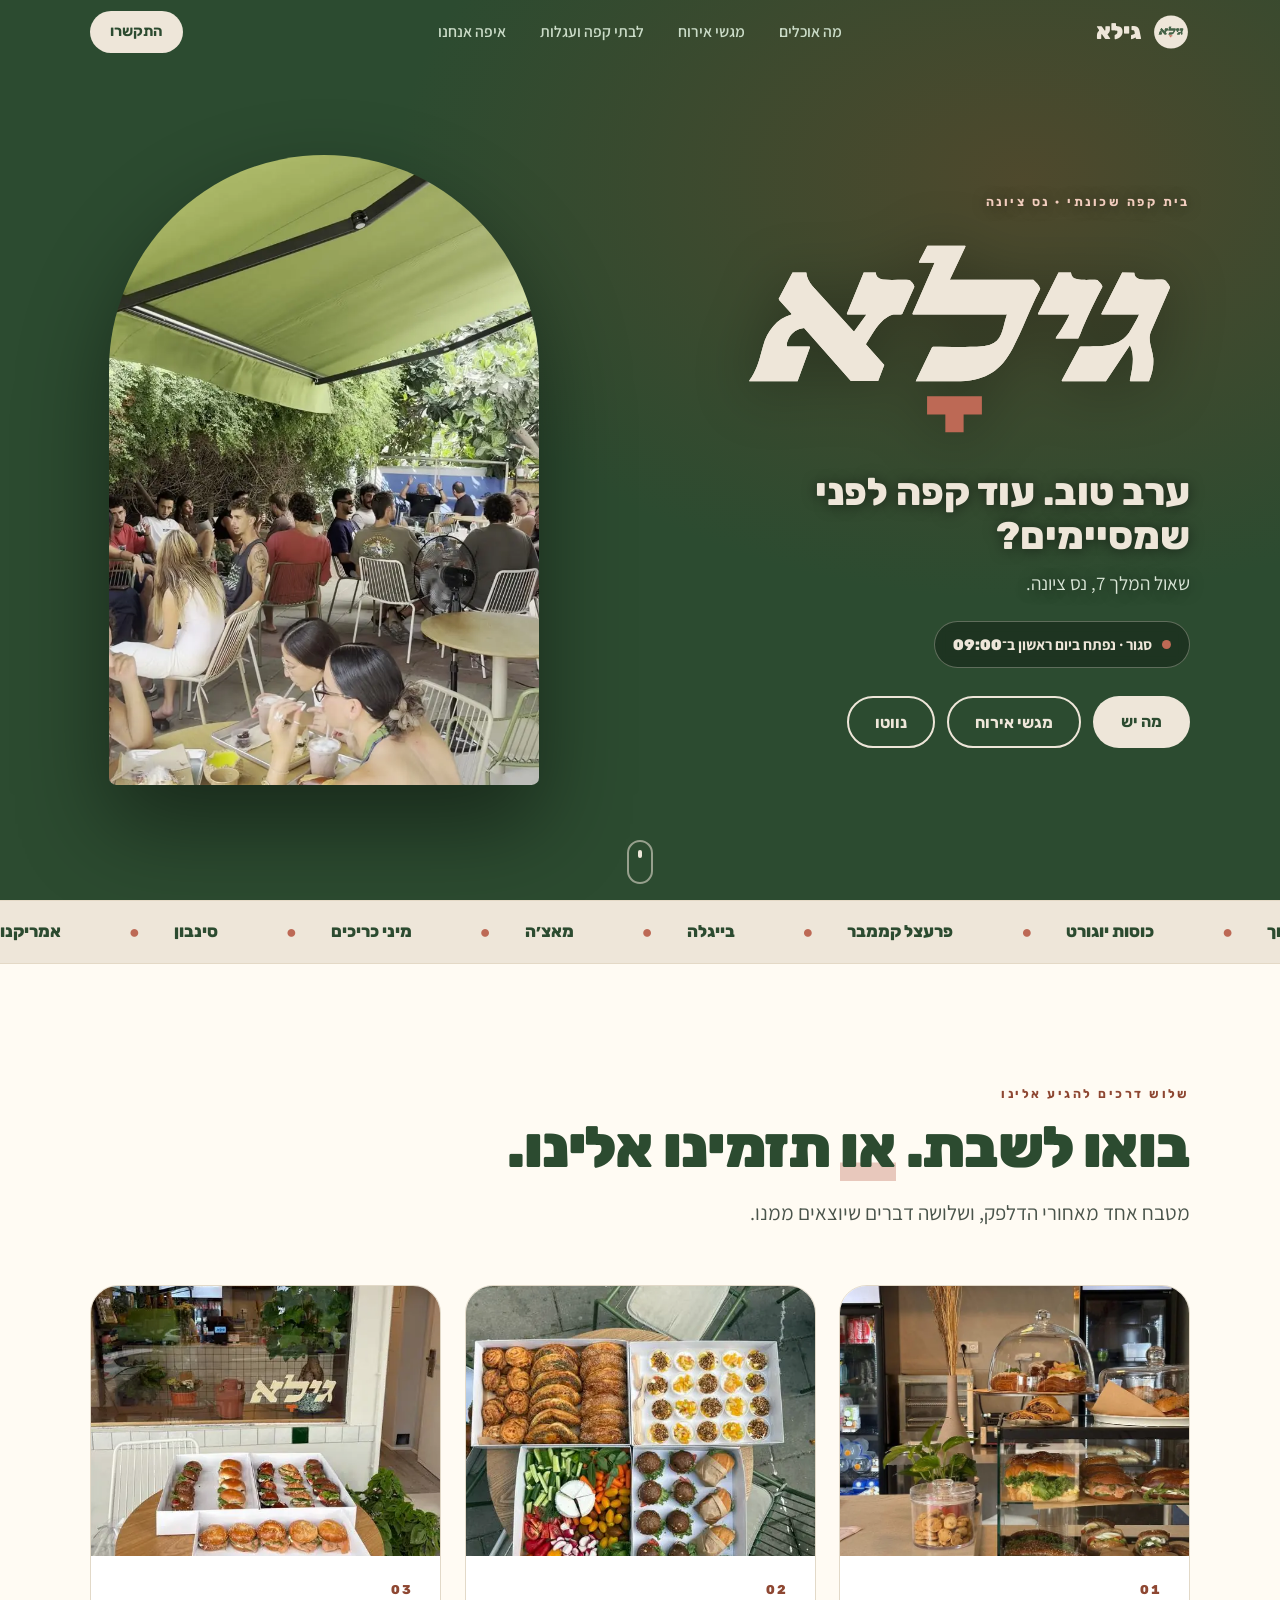
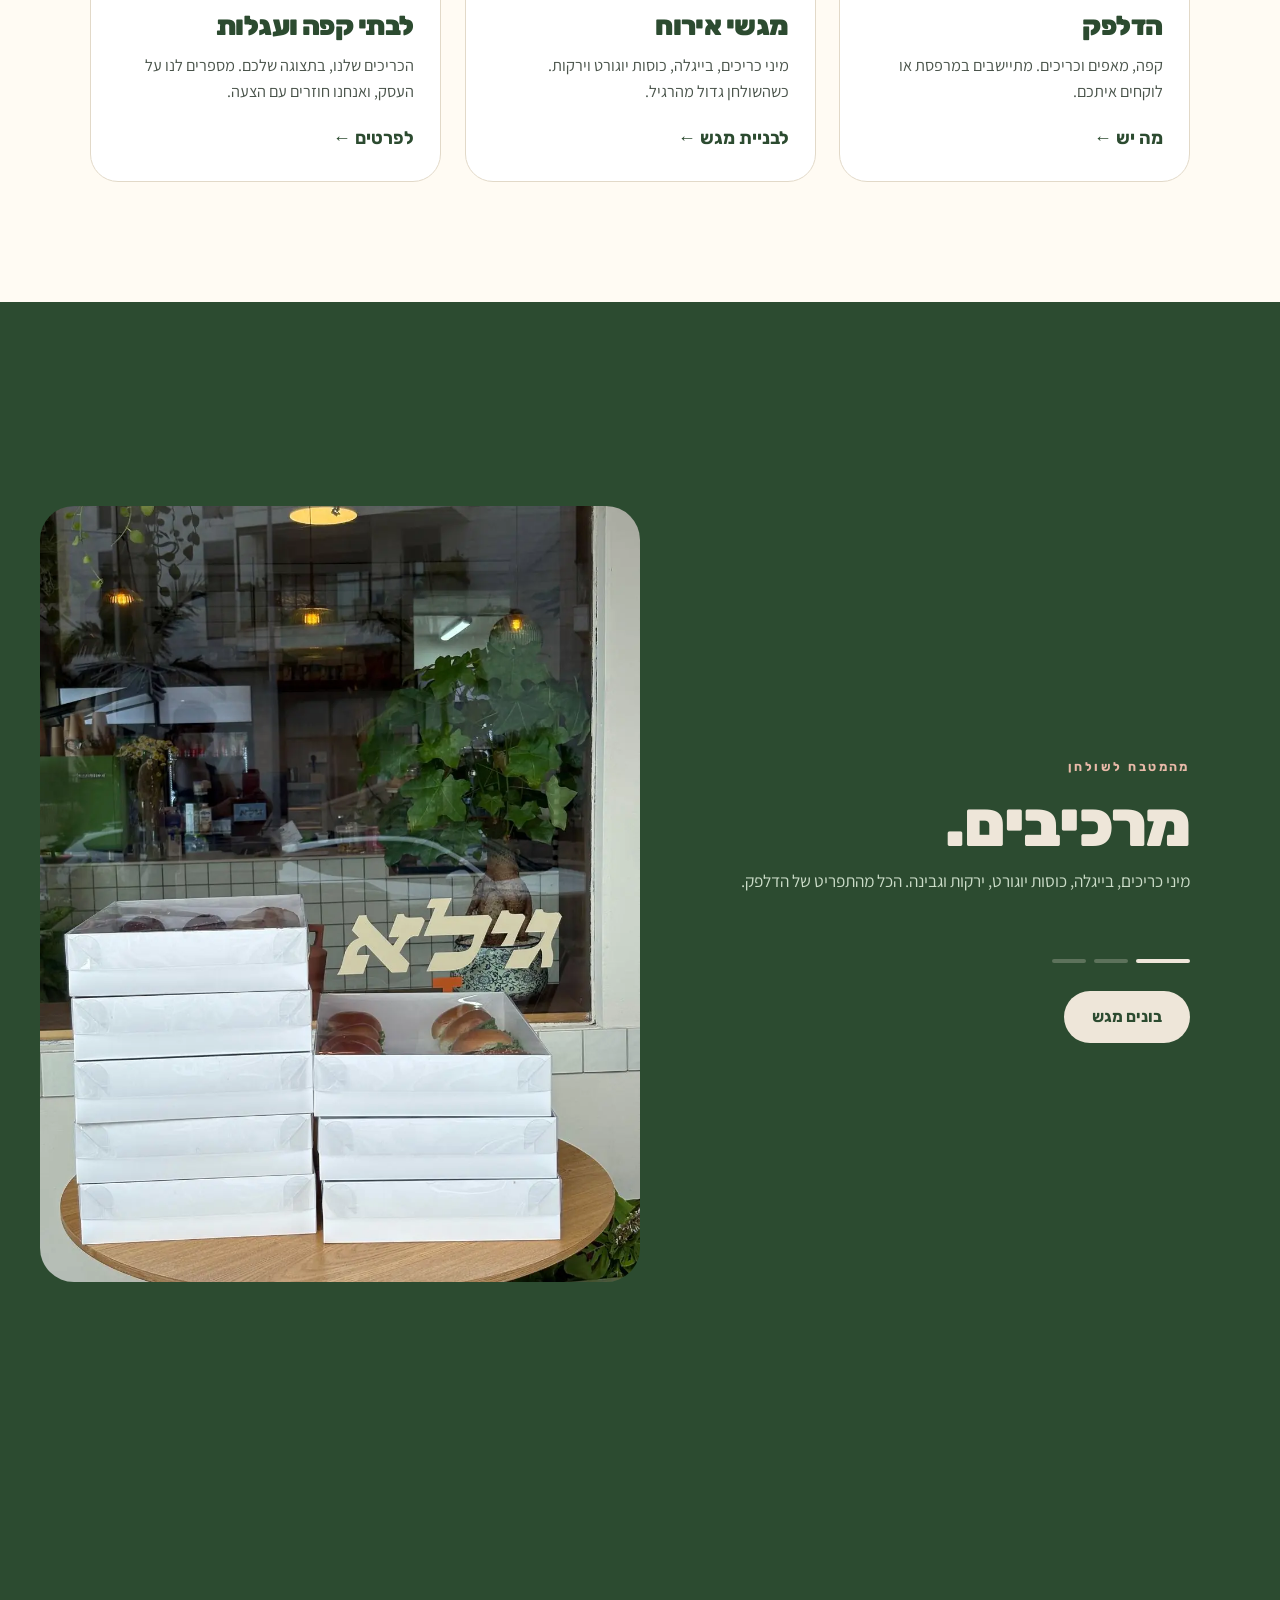
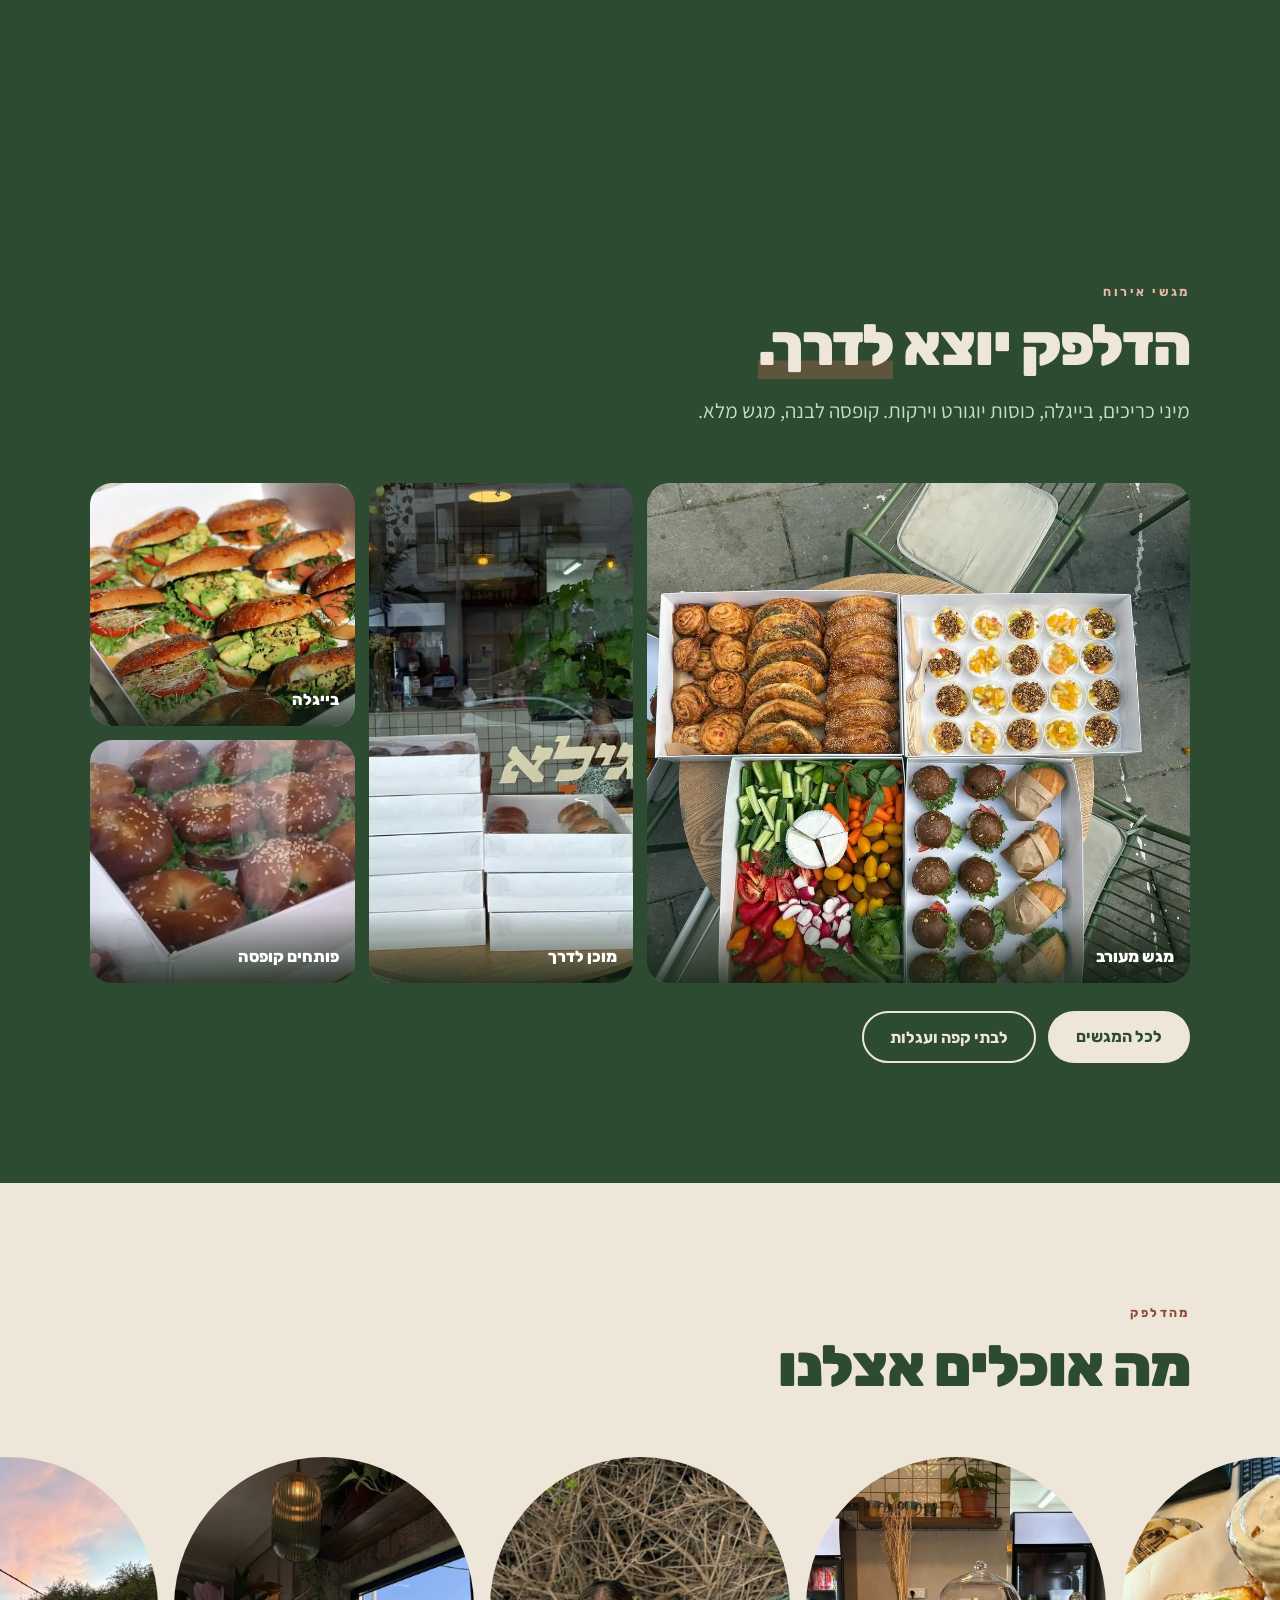
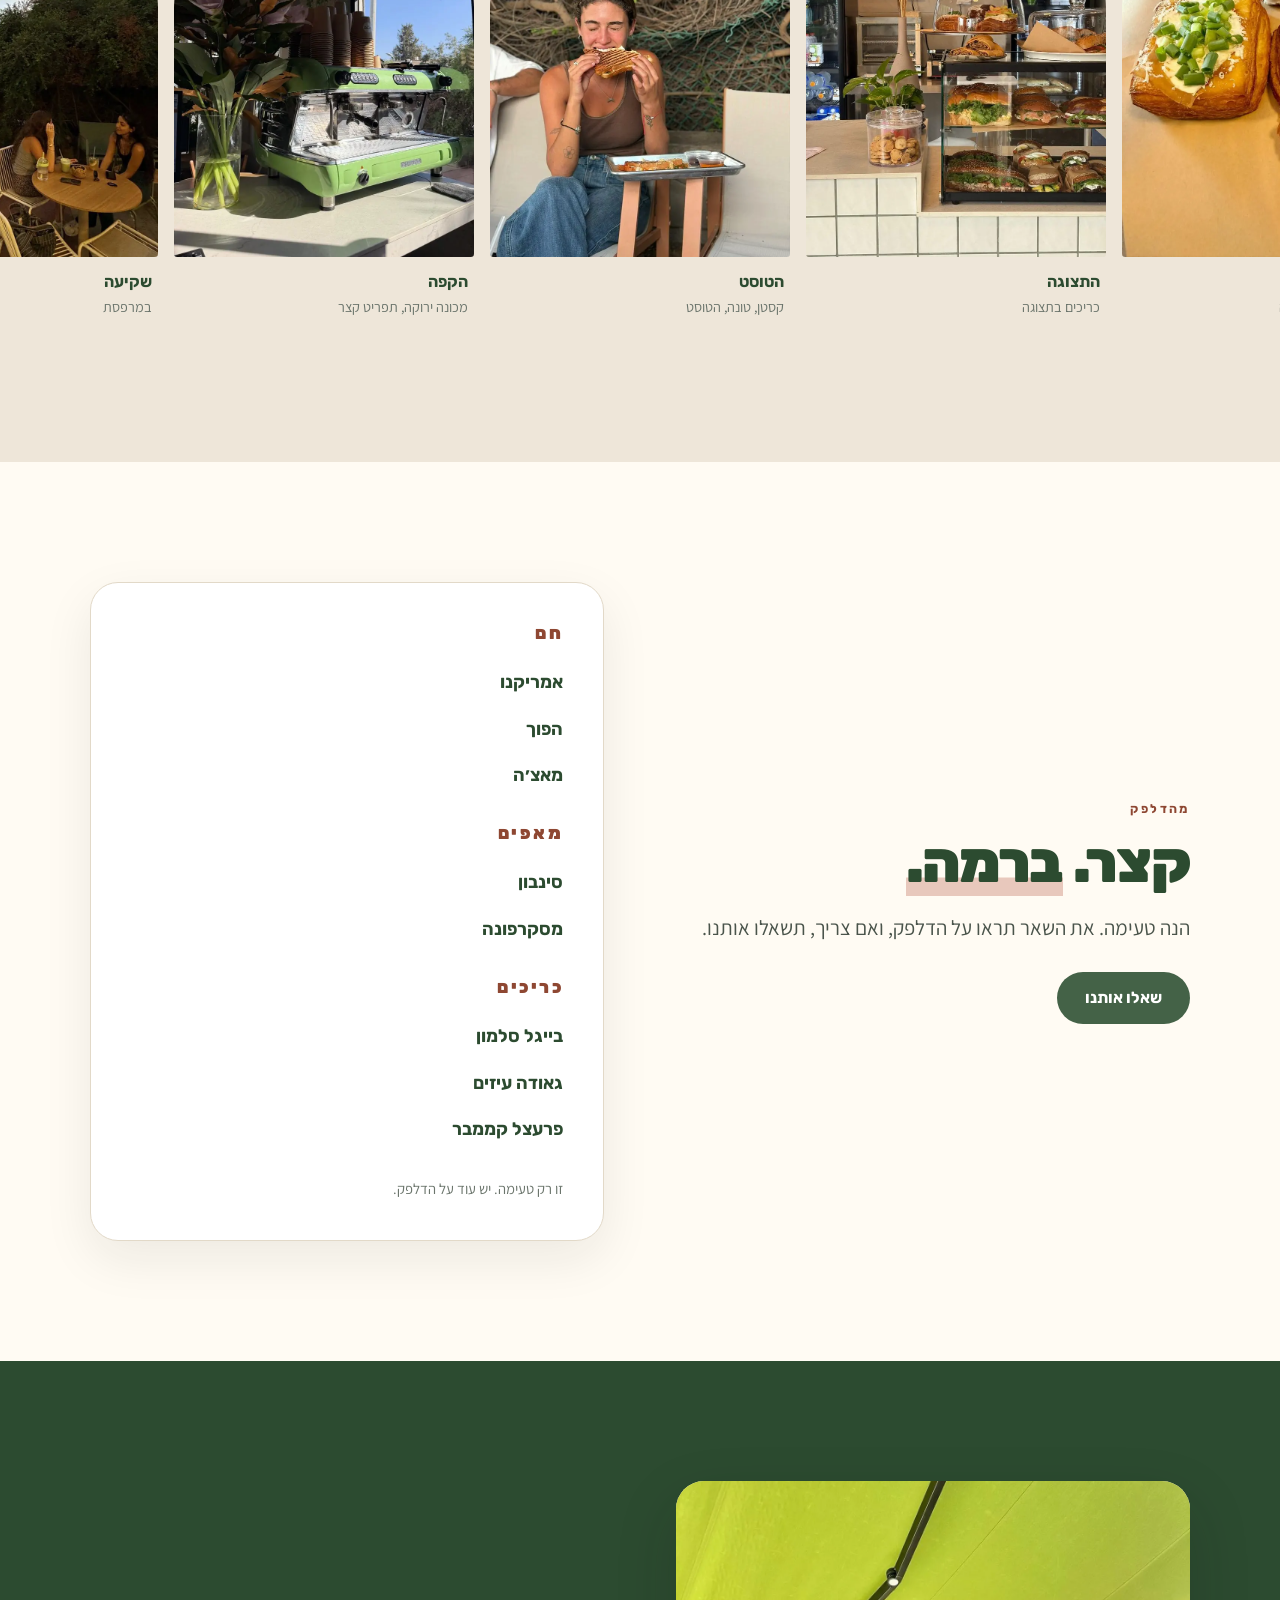
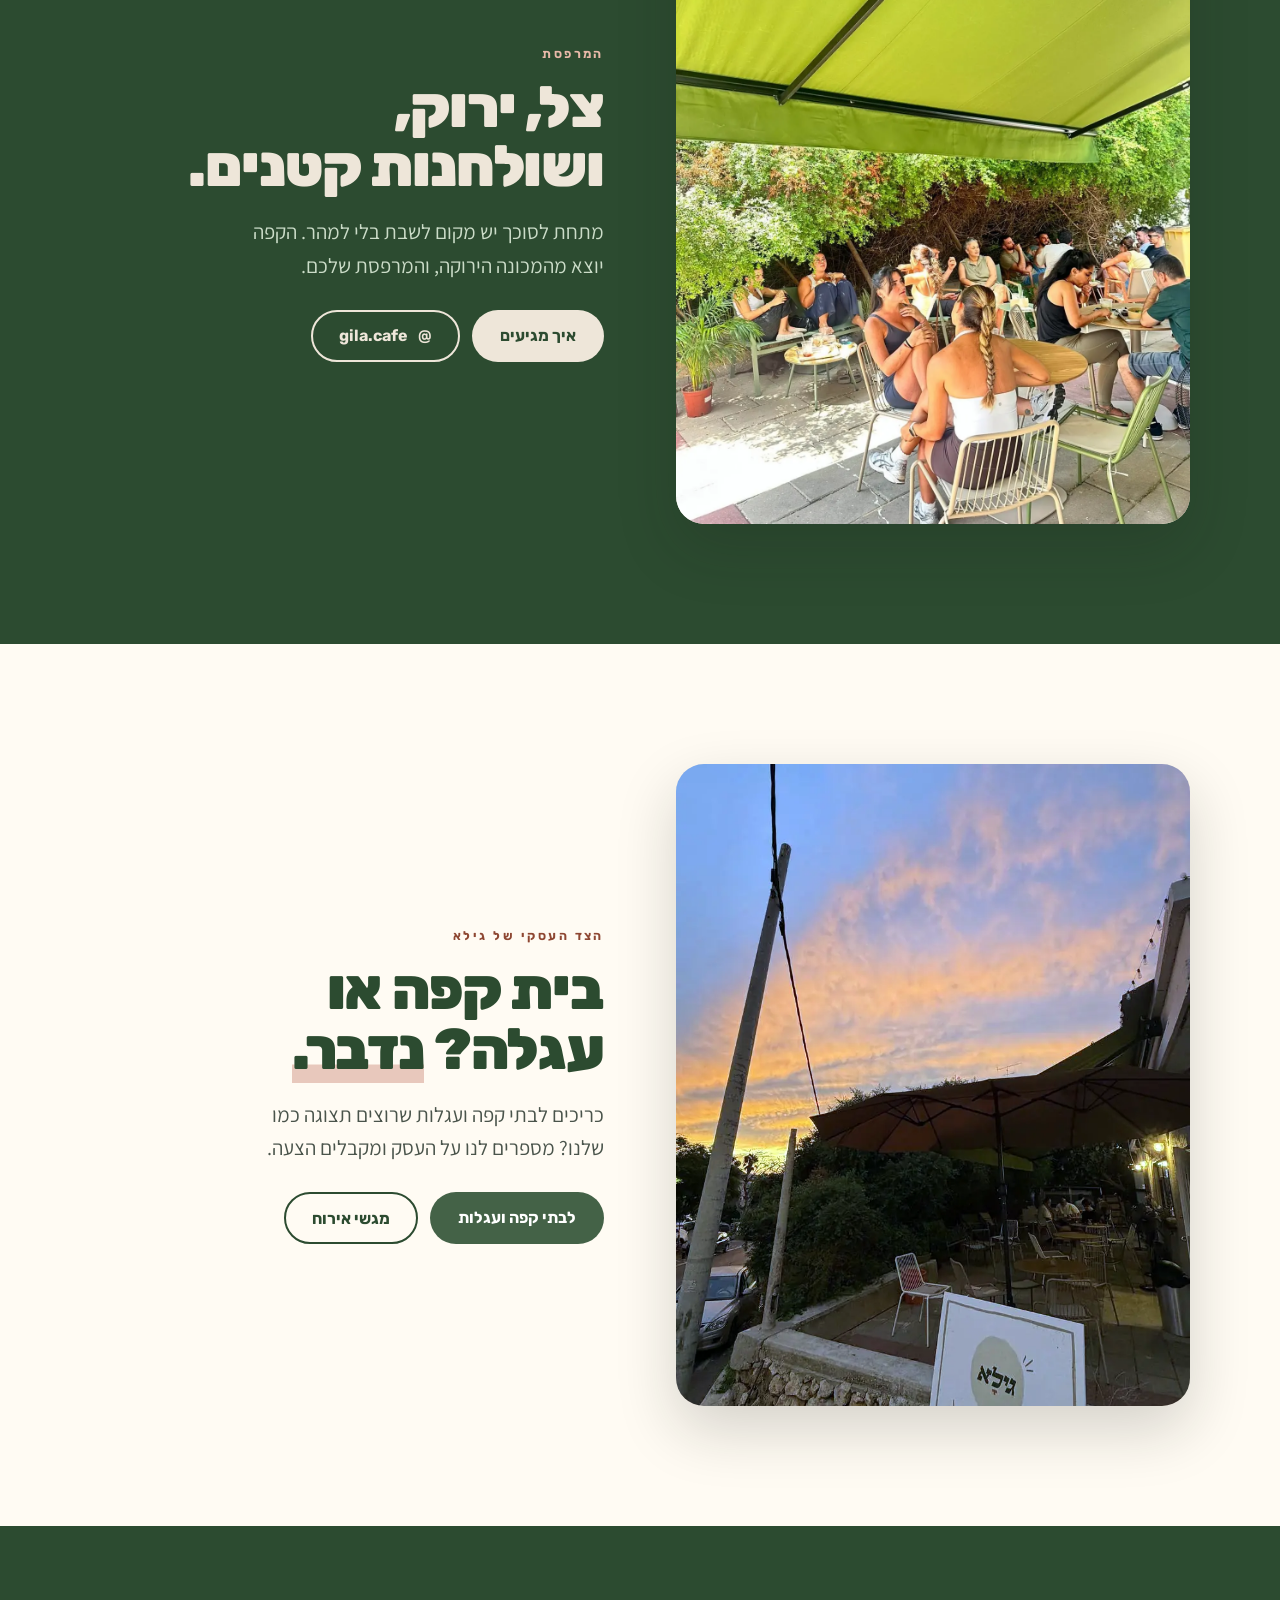
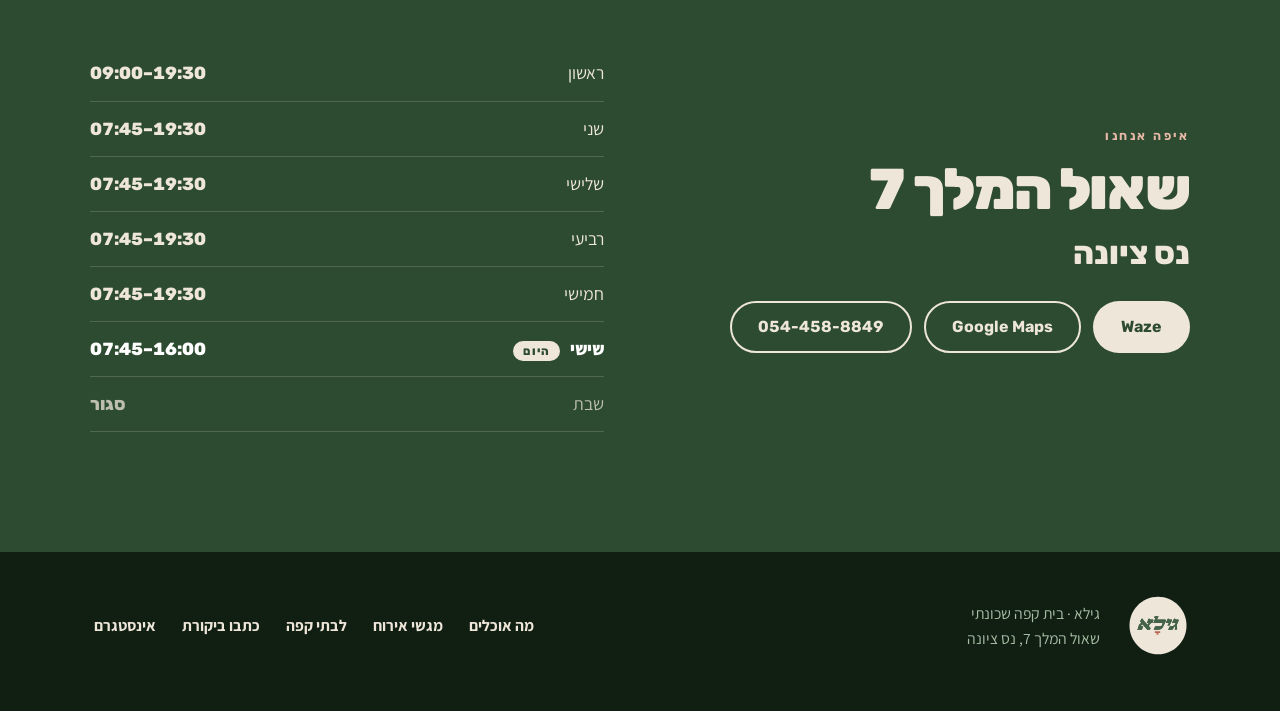
<file: index.html>
<!doctype html>
<html lang="he" dir="rtl" class="no-js">
<head>
<meta charset="utf-8">
<meta name="viewport" content="width=device-width, initial-scale=1, viewport-fit=cover">
<title>גילא — בית קפה שכונתי בנס ציונה · מגשי אירוח וכריכים לבתי קפה</title>
<meta name="description" content="גילא — בית קפה שכונתי בשאול המלך 7, נס ציונה. קפה, מאפים טריים וכריכים ביתיים. מגשי אירוח, וכריכים לבתי קפה ועגלות.">
<meta name="theme-color" content="#2C4B30">
<link rel="canonical" href="https://idobachartau.github.io/gila-cafe/">
<link rel="icon" href="logo-badge-cream.svg" type="image/svg+xml">
<meta property="og:type" content="website">
<meta property="og:title" content="גילא — בית קפה שכונתי בנס ציונה">
<meta property="og:description" content="קפה, מאפים טריים וכריכים ביתיים. שאול המלך 7, נס ציונה. מגשי אירוח, וכריכים לבתי קפה ועגלות.">
<meta property="og:locale" content="he_IL">
<meta property="og:url" content="https://idobachartau.github.io/gila-cafe/">
<meta property="og:image" content="https://idobachartau.github.io/gila-cafe/photos/og.jpg">
<meta property="og:image:width" content="1200"><meta property="og:image:height" content="630">
<meta property="og:image:alt" content="חזית גילא — שאול המלך 7 נס ציונה">
<meta name="twitter:card" content="summary_large_image">
<link rel="preconnect" href="https://fonts.googleapis.com">
<link rel="preconnect" href="https://fonts.gstatic.com" crossorigin>
<link rel="stylesheet" href="https://fonts.googleapis.com/css2?family=Rubik:wght@500;700;800;900&family=Assistant:wght@400;600;700&display=swap" media="print" onload="this.media='all'">
<noscript><link rel="stylesheet" href="https://fonts.googleapis.com/css2?family=Rubik:wght@500;700;800;900&family=Assistant:wght@400;600;700&display=swap"></noscript>
<link rel="preload" as="image" href="brand/logo-wordmark-cream.svg" fetchpriority="high">
<link rel="preload" as="image" href="photos/hero-poster.webp" fetchpriority="high">
<script>try{if(sessionStorage.getItem("gila-intro"))document.documentElement.classList.add("skip-intro")}catch(e){}</script>
<link rel="stylesheet" href="gila.css">
<script type="application/ld+json">
{
  "@context":"https://schema.org","@type":"CafeOrCoffeeShop",
  "name":"גילא","alternateName":"Gila",
  "description":"בית קפה שכונתי בנס ציונה. קפה, מאפים טריים, כריכים ביתיים, מגשי אירוח וכריכים לבתי קפה ועגלות.",
  "address":{"@type":"PostalAddress","streetAddress":"שאול המלך 7","addressLocality":"נס ציונה","postalCode":"7401607","addressCountry":"IL"},
  "telephone":"+972-54-458-8849",
  "openingHours":["Su 09:00-19:30","Mo-Th 07:45-19:30","Fr 07:45-16:00"],
  "url":"https://idobachartau.github.io/gila-cafe/",
  "image":["https://idobachartau.github.io/gila-cafe/photos/og.jpg","https://idobachartau.github.io/gila-cafe/photos/n-machine.webp","https://idobachartau.github.io/gila-cafe/photos/n-awning.webp"],
  "sameAs":["https://instagram.com/gila.cafe","https://maps.google.com/?cid=8548398441999412926"]
}
</script>
</head>
<body>
<a class="skip" href="#main">דלגו לתוכן</a>
<div class="intro" aria-hidden="true"><i></i><i></i><img class="badge" src="brand/logo-badge-cream.svg" alt="" width="120" height="109"></div>

<nav class="nav nav--over" aria-label="ראשי">
  <div class="wrap">
    <a class="brand" href="./"><img class="lg-g" src="brand/logo-badge-green.svg" alt="" width="38" height="35"><img class="lg-c" src="brand/logo-badge-cream.svg" alt="" width="38" height="35">גילא</a>
    <ul>
      <li><a href="#menu">מה אוכלים</a></li>
      <li><a href="trays/">מגשי אירוח</a></li>
      <li><a href="b2b/">לבתי קפה ועגלות</a></li>
      <li><a href="#find">איפה אנחנו</a></li>
    </ul>
    <a class="btn btn-green btn-sm call" href="tel:+972544588849">התקשרו</a>
  </div>
  <div class="progress" aria-hidden="true"></div>
</nav>

<header class="hero2 on-dark" data-tod="day">
  <div class="wrap hero-in">
    <div class="hero-media" aria-hidden="true">
      <video src="photos/hero.mp4" poster="photos/hero-poster.webp" autoplay muted loop playsinline preload="auto"></video>
    </div>
    <div class="hero-tx">
      <p class="eyebrow" data-in="1">בית קפה שכונתי · נס ציונה</p>
      <h1><img src="brand/logo-wordmark-cream.svg" alt="גילא" width="464" height="228"></h1>
      <p class="greet" id="greet" data-in="3">קפה טוב, מאפים טריים, וכריכים שמישהו באמת הכין.</p>
      <p class="sub" data-in="3">שאול המלך 7, נס ציונה.</p>
      <div class="status" id="status" data-status data-state="closed" role="status" data-in="4"><span class="dot"></span><span class="t">בודקים אם פתוח…</span></div>
      <div class="row" data-in="5">
        <a class="btn btn-cream" href="#menu">מה יש</a>
        <a class="btn btn-line" href="trays/">מגשי אירוח</a>
        <a class="btn btn-line" href="https://waze.com/ul?q=%D7%A9%D7%90%D7%95%D7%9C%20%D7%94%D7%9E%D7%9C%D7%9A%207%20%D7%A0%D7%A1%20%D7%A6%D7%99%D7%95%D7%A0%D7%94&navigate=yes" rel="noopener">נווטו</a>
      </div>
    </div>
  </div>
  <span class="cue" aria-hidden="true"></span>
</header>

<div class="marquee" aria-hidden="true"><div class="track"><span>אמריקנו</span><i>●</i><span>סינבון</span><i>●</i><span>מיני כריכים</span><i>●</i><span>מאצ׳ה</span><i>●</i><span>בייגלה</span><i>●</i><span>פרעצל קממבר</span><i>●</i><span>כוסות יוגורט</span><i>●</i><span>הפוך</span><i>●</i><span>ירקות וגבינה</span><i>●</i><span>נמסיס שוקולד</span><i>●</i><span>אמריקנו</span><i>●</i><span>סינבון</span><i>●</i><span>מיני כריכים</span><i>●</i><span>מאצ׳ה</span><i>●</i><span>בייגלה</span><i>●</i><span>פרעצל קממבר</span><i>●</i><span>כוסות יוגורט</span><i>●</i><span>הפוך</span><i>●</i><span>ירקות וגבינה</span><i>●</i><span>נמסיס שוקולד</span><i>●</i></div></div>

<main id="main">
<section>
  <div class="wrap">
    <div class="head rv">
      <p class="eyebrow">שלוש דרכים להגיע אלינו</p>
      <h2>בואו לשבת. <span class="mark">או</span> תזמינו אלינו.</h2>
      <p class="lede">מטבח אחד מאחורי הדלפק, ושלושה דברים שיוצאים ממנו.</p>
    </div>
    <div class="doors">
      <a class="door rv" href="#menu">
        <div class="ph"><img src="photos/n-counter-800.webp" loading="lazy" width="800" height="1067" alt="הדלפק של גילא — כיפות זכוכית עם מאפים ותצוגת כריכים"></div>
        <div class="tx"><span class="num">01</span><h3>הדלפק</h3><p>קפה, מאפים וכריכים. מתיישבים במרפסת או לוקחים איתכם.</p><span class="go">מה יש ←</span></div>
      </a>
      <a class="door rv" href="trays/" style="transition-delay:.08s">
        <div class="ph"><img src="photos/t26-s.webp" loading="lazy" width="525" height="700" alt="ארבע קופסאות אירוח לבנות מלאות, מבט מלמעלה" style="object-position:center 45%"></div>
        <div class="tx"><span class="num">02</span><h3>מגשי אירוח</h3><p>מיני כריכים, בייגלה, כוסות יוגורט וירקות. כשהשולחן גדול מהרגיל.</p><span class="go">לבניית מגש ←</span></div>
      </a>
      <a class="door rv" href="b2b/" style="transition-delay:.16s">
        <div class="ph"><img src="photos/t27-s.webp" loading="lazy" width="525" height="700" alt="קופסאות כריכים מונחות על שולחן מול חלון גילא" style="object-position:center 72%"></div>
        <div class="tx"><span class="num">03</span><h3>לבתי קפה ועגלות</h3><p>הכריכים שלנו, בתצוגה שלכם. מספרים לנו על העסק, ואנחנו חוזרים עם הצעה.</p><span class="go">לפרטים ←</span></div>
      </a>
    </div>
  </div>
</section>


<section class="story" aria-label="מהמטבח לשולחן">
  <div class="stage">
    <div class="shots">
      <img class="on" src="photos/t06.webp" width="1050" height="1400" alt="ערימת קופסאות אירוח לבנות מול חלון גילא" loading="lazy">
      <img src="photos/t26.webp" width="1050" height="1400" alt="מגש אירוח מעורב, מבט מלמעלה" loading="lazy">
      <img src="photos/n-awning.webp" width="1200" height="1600" alt="המרפסת של גילא מתחת לסוכך הירוק" loading="lazy">
    </div>
    <div class="copy">
      <p class="eyebrow">מהמטבח לשולחן</p>
      <div class="steps2">
        <div class="st on"><h2>מרכיבים.</h2><p>מיני כריכים, בייגלה, כוסות יוגורט, ירקות וגבינה. הכל מהתפריט של הדלפק.</p></div>
        <div class="st"><h2>אורזים.</h2><p>קופסה לבנה, מלאה עד הקצה.</p></div>
        <div class="st"><h2>מגיעים לשולחן.</h2><p>שלכם. ואם בא לכם לשבת, יש מרפסת.</p></div>
      </div>
      <div class="dots2" aria-hidden="true"><b class="on"></b><b></b><b></b></div>
      <div class="row"><a class="btn btn-cream" href="trays/">בונים מגש</a></div>
    </div>
  </div>
</section>

<section class="s-dark on-dark">
  <div class="wrap">
    <div class="head rv">
      <p class="eyebrow">מגשי אירוח</p>
      <h2>הדלפק יוצא <span class="mark">לדרך.</span></h2>
      <p class="lede">מיני כריכים, בייגלה, כוסות יוגורט וירקות. קופסה לבנה, מגש מלא.</p>
    </div>
    <div class="bento rv">
      <a class="big" href="trays/"><img src="photos/t26.webp" loading="lazy" width="1050" height="1400" alt="מגש אירוח: מאפים, כוסות יוגורט, ירקות וכריכים קטנים" style="object-position:center 50%"><span class="cap">מגש מעורב</span></a>
      <a class="tall" href="trays/"><img src="photos/t06-s.webp" loading="lazy" width="525" height="700" alt="ערימת קופסאות אירוח מול חלון גילא"><span class="cap">מוכן לדרך</span></a>
      <a href="trays/"><img src="photos/t13-s.webp" loading="lazy" width="467" height="700" alt="בייגלה עם סלמון ואבוקדו"><span class="cap">בייגלה</span></a>
      <a class="wide" href="trays/"><video src="photos/vid2.mp4" poster="photos/vid2.webp" autoplay muted loop playsinline preload="none"></video><span class="cap">פותחים קופסה</span></a>
    </div>
    <div class="row"><a class="btn btn-cream" href="trays/">לכל המגשים</a><a class="btn btn-line" href="b2b/">לבתי קפה ועגלות</a></div>
  </div>
</section>

<section class="s-cream">
  <div class="wrap">
    <div class="head rv">
      <p class="eyebrow">מהדלפק</p>
      <h2>מה אוכלים אצלנו</h2>
    </div>
  </div>
  <div class="rail">
    <figure class="rv"><div class="arch"><img src="photos/n-pastries-800.webp" loading="lazy" width="800" height="1067" alt="דנישים וסינבון על נייר אפייה"></div><figcaption>המאפים<small>סינבון, מסקרפונה, פולנטה</small></figcaption></figure>
    <figure class="rv"><div class="arch"><img src="photos/n-counter-800.webp" loading="lazy" width="800" height="1067" alt="הדלפק עם כיפות זכוכית ותצוגת כריכים"></div><figcaption>התצוגה<small>כריכים בתצוגה</small></figcaption></figure>
    <figure class="rv"><div class="arch"><img src="photos/n-bite-800.webp" loading="lazy" width="800" height="1067" alt="אורחת נוגסת בטוסט במרפסת"></div><figcaption>הטוסט<small>קסטן, טונה, הטוסט</small></figcaption></figure>
    <figure class="rv"><div class="arch"><img src="photos/n-machine-wide-800.webp" loading="lazy" width="800" height="1067" alt="מכונת האספרסו הירוקה מאחורי הדלפק"></div><figcaption>הקפה<small>מכונה ירוקה, תפריט קצר</small></figcaption></figure>
    <figure class="rv"><div class="arch"><img src="photos/n-sunset2-800.webp" loading="lazy" width="800" height="1067" alt="שקיעה מעל המרפסת"></div><figcaption>שקיעה<small>במרפסת</small></figcaption></figure>
  </div>
</section>

<section id="menu">
  <div class="wrap split">
    <div class="rv">
      <p class="eyebrow">מהדלפק</p>
      <h2>קצר. <span class="mark">ברמה.</span></h2>
      <p class="lede">הנה טעימה. את השאר תראו על הדלפק, ואם צריך, תשאלו אותנו.</p>
      <div class="row"><a class="btn btn-green" href="tel:+972544588849">שאלו אותנו</a></div>
    </div>
    <div class="menu-card rv">
      <h3>חם</h3>
      <dl>
        <div class="it"><dt>אמריקנו</dt></div>
        <div class="it"><dt>הפוך</dt></div>
        <div class="it"><dt>מאצ׳ה</dt></div>
      </dl>
      <h3>מאפים</h3>
      <dl>
        <div class="it"><dt>סינבון</dt></div>
        <div class="it"><dt>מסקרפונה</dt></div>
      </dl>
      <h3>כריכים</h3>
      <dl>
        <div class="it"><dt>בייגל סלמון</dt></div>
        <div class="it"><dt>גאודה עיזים</dt></div>
        <div class="it"><dt>פרעצל קממבר</dt></div>
      </dl>
      <p class="small" style="margin:0">זו רק טעימה. יש עוד על הדלפק.</p>
    </div>
  </div>
</section>

<section class="s-dark on-dark">
  <div class="wrap split flip">
    <div class="rv">
      <p class="eyebrow">המרפסת</p>
      <h2>צל, ירוק, ושולחנות קטנים.</h2>
      <p class="lede">מתחת לסוכך יש מקום לשבת בלי למהר. הקפה יוצא מהמכונה הירוקה, והמרפסת שלכם.</p>
      <div class="row"><a class="btn btn-cream" href="#find">איך מגיעים</a><a class="btn btn-line" href="https://instagram.com/gila.cafe" rel="noopener">@<span class="ltr">gila.cafe</span></a></div>
    </div>
    <div class="photo tall rv"><img src="photos/n-awning-800.webp" srcset="photos/n-awning-800.webp 800w, photos/n-awning.webp 1200w" sizes="(min-width:900px) 520px, 92vw" loading="lazy" width="800" height="1067" alt="המרפסת של גילא מתחת לסוכך הירוק, אורחים יושבים ליד שולחנות"></div>
  </div>
</section>

<section>
  <div class="wrap split">
    <div class="photo wide rv" style="aspect-ratio:4/5"><img src="photos/n-sunset-800.webp" loading="lazy" width="800" height="1067" alt="שקיעה כתומה מעל המרפסת, שלט גילא בכניסה"></div>
    <div class="rv">
      <p class="eyebrow">הצד העסקי של גילא</p>
      <h2>בית קפה או עגלה? <span class="mark">נדבר.</span></h2>
      <p class="lede">כריכים לבתי קפה ועגלות שרוצים תצוגה כמו שלנו? מספרים לנו על העסק ומקבלים הצעה.</p>
      <div class="row"><a class="btn btn-green" href="b2b/">לבתי קפה ועגלות</a><a class="btn btn-line" href="trays/">מגשי אירוח</a></div>
    </div>
  </div>
</section>

<section class="s-dark on-dark" id="find">
  <div class="wrap split">
    <div class="rv">
      <p class="eyebrow">איפה אנחנו</p>
      <h2>שאול המלך 7</h2>
      <p class="addr" style="margin-top:14px">נס ציונה</p>
      <div class="row">
        <a class="btn btn-cream" href="https://waze.com/ul?q=%D7%A9%D7%90%D7%95%D7%9C%20%D7%94%D7%9E%D7%9C%D7%9A%207%20%D7%A0%D7%A1%20%D7%A6%D7%99%D7%95%D7%A0%D7%94&navigate=yes" rel="noopener">Waze</a>
        <a class="btn btn-line" href="https://maps.google.com/?cid=8548398441999412926" rel="noopener">Google Maps</a>
        <a class="btn btn-line" href="tel:+972544588849"><span class="ltr">054-458-8849</span></a>
      </div>
    </div>
    <div class="rv">
      <table class="hours" id="hours">
        <tr data-day="0"><td>ראשון</td><td><span>09:00–19:30</span></td></tr>
        <tr data-day="1"><td>שני</td><td><span>07:45–19:30</span></td></tr>
        <tr data-day="2"><td>שלישי</td><td><span>07:45–19:30</span></td></tr>
        <tr data-day="3"><td>רביעי</td><td><span>07:45–19:30</span></td></tr>
        <tr data-day="4"><td>חמישי</td><td><span>07:45–19:30</span></td></tr>
        <tr data-day="5"><td>שישי</td><td><span>07:45–16:00</span></td></tr>
        <tr data-day="6" class="closed"><td>שבת</td><td>סגור</td></tr>
      </table>
    </div>
  </div>
</section>
</main>

<footer>
  <div class="wrap">
    <img src="brand/logo-badge-cream.svg" alt="גילא" width="64" height="58">
    <div>גילא · בית קפה שכונתי<br>שאול המלך 7, נס ציונה</div>
    <div class="links"><a href="#menu">מה אוכלים</a><a href="trays/">מגשי אירוח</a><a href="b2b/">לבתי קפה</a><a href="r/">כתבו ביקורת</a><a href="https://instagram.com/gila.cafe" rel="noopener">אינסטגרם</a></div>
  </div>
</footer>

<nav class="abar" aria-label="פעולות מהירות">
  <a href="tel:+972544588849"><svg viewBox="0 0 24 24" fill="none" stroke="currentColor" stroke-width="2" stroke-linecap="round" stroke-linejoin="round" aria-hidden="true"><path d="M22 16.9v3a2 2 0 0 1-2.2 2 19.8 19.8 0 0 1-8.6-3.1 19.5 19.5 0 0 1-6-6A19.8 19.8 0 0 1 2.1 4.2 2 2 0 0 1 4.1 2h3a2 2 0 0 1 2 1.7c.1 1 .4 1.9.7 2.8a2 2 0 0 1-.5 2.1L8.1 9.9a16 16 0 0 0 6 6l1.3-1.3a2 2 0 0 1 2.1-.4c.9.3 1.8.6 2.8.7a2 2 0 0 1 1.7 2z"/></svg>התקשרו</a>
  <a class="pri" href="https://wa.me/972544588849?text=%D7%94%D7%99%D7%99%20%D7%92%D7%99%D7%9C%D7%90" rel="noopener"><svg viewBox="0 0 24 24" fill="currentColor" aria-hidden="true"><path d="M12 2a10 10 0 0 0-8.6 15.1L2 22l5-1.3A10 10 0 1 0 12 2Zm5.2 14.1c-.2.6-1.3 1.2-1.8 1.2-.5.1-1 .2-3.3-.7-2.8-1.2-4.6-4-4.7-4.2-.1-.2-1.1-1.5-1.1-2.8 0-1.3.7-2 .9-2.2.2-.3.5-.3.7-.3h.5c.2 0 .4 0 .6.5l.8 2c.1.2.1.4 0 .6l-.4.6c-.2.2-.3.4-.1.7.2.3.8 1.3 1.7 2.1 1.2 1 2.1 1.3 2.4 1.5.3.1.5.1.7-.1l1-1.2c.2-.3.4-.2.7-.1l1.9.9c.3.1.5.2.6.3.1.2.1.8-.1 1.4Z"/></svg>וואטסאפ</a>
  <a href="https://waze.com/ul?q=%D7%A9%D7%90%D7%95%D7%9C%20%D7%94%D7%9E%D7%9C%D7%9A%207%20%D7%A0%D7%A1%20%D7%A6%D7%99%D7%95%D7%A0%D7%94&navigate=yes" rel="noopener"><svg viewBox="0 0 24 24" fill="none" stroke="currentColor" stroke-width="2" stroke-linecap="round" stroke-linejoin="round" aria-hidden="true"><path d="M12 21s7-6.1 7-11.5A7 7 0 0 0 5 9.5C5 14.9 12 21 12 21z"/><circle cx="12" cy="9.5" r="2.5"/></svg>נווטו</a>
</nav>
<script src="gila.js"></script>
<script src="fx.js"></script>
</body>
</html>
</file>
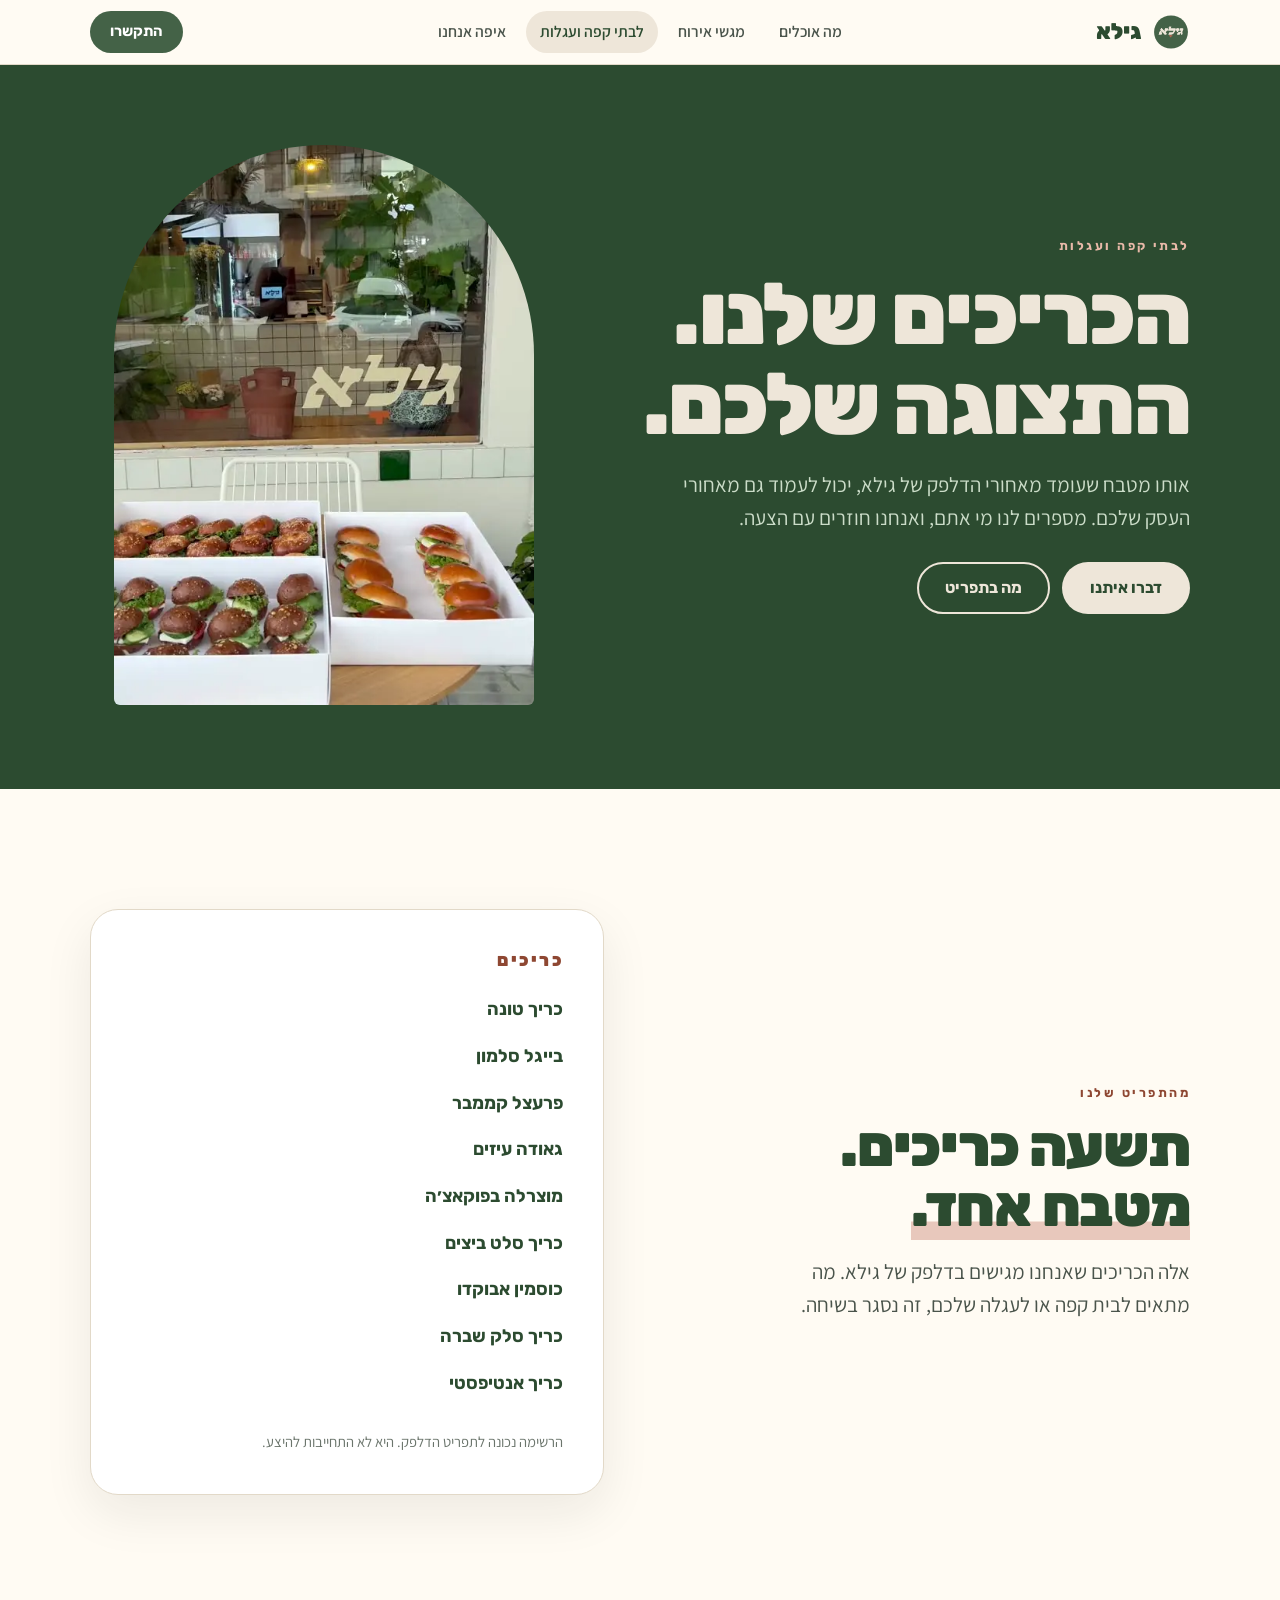
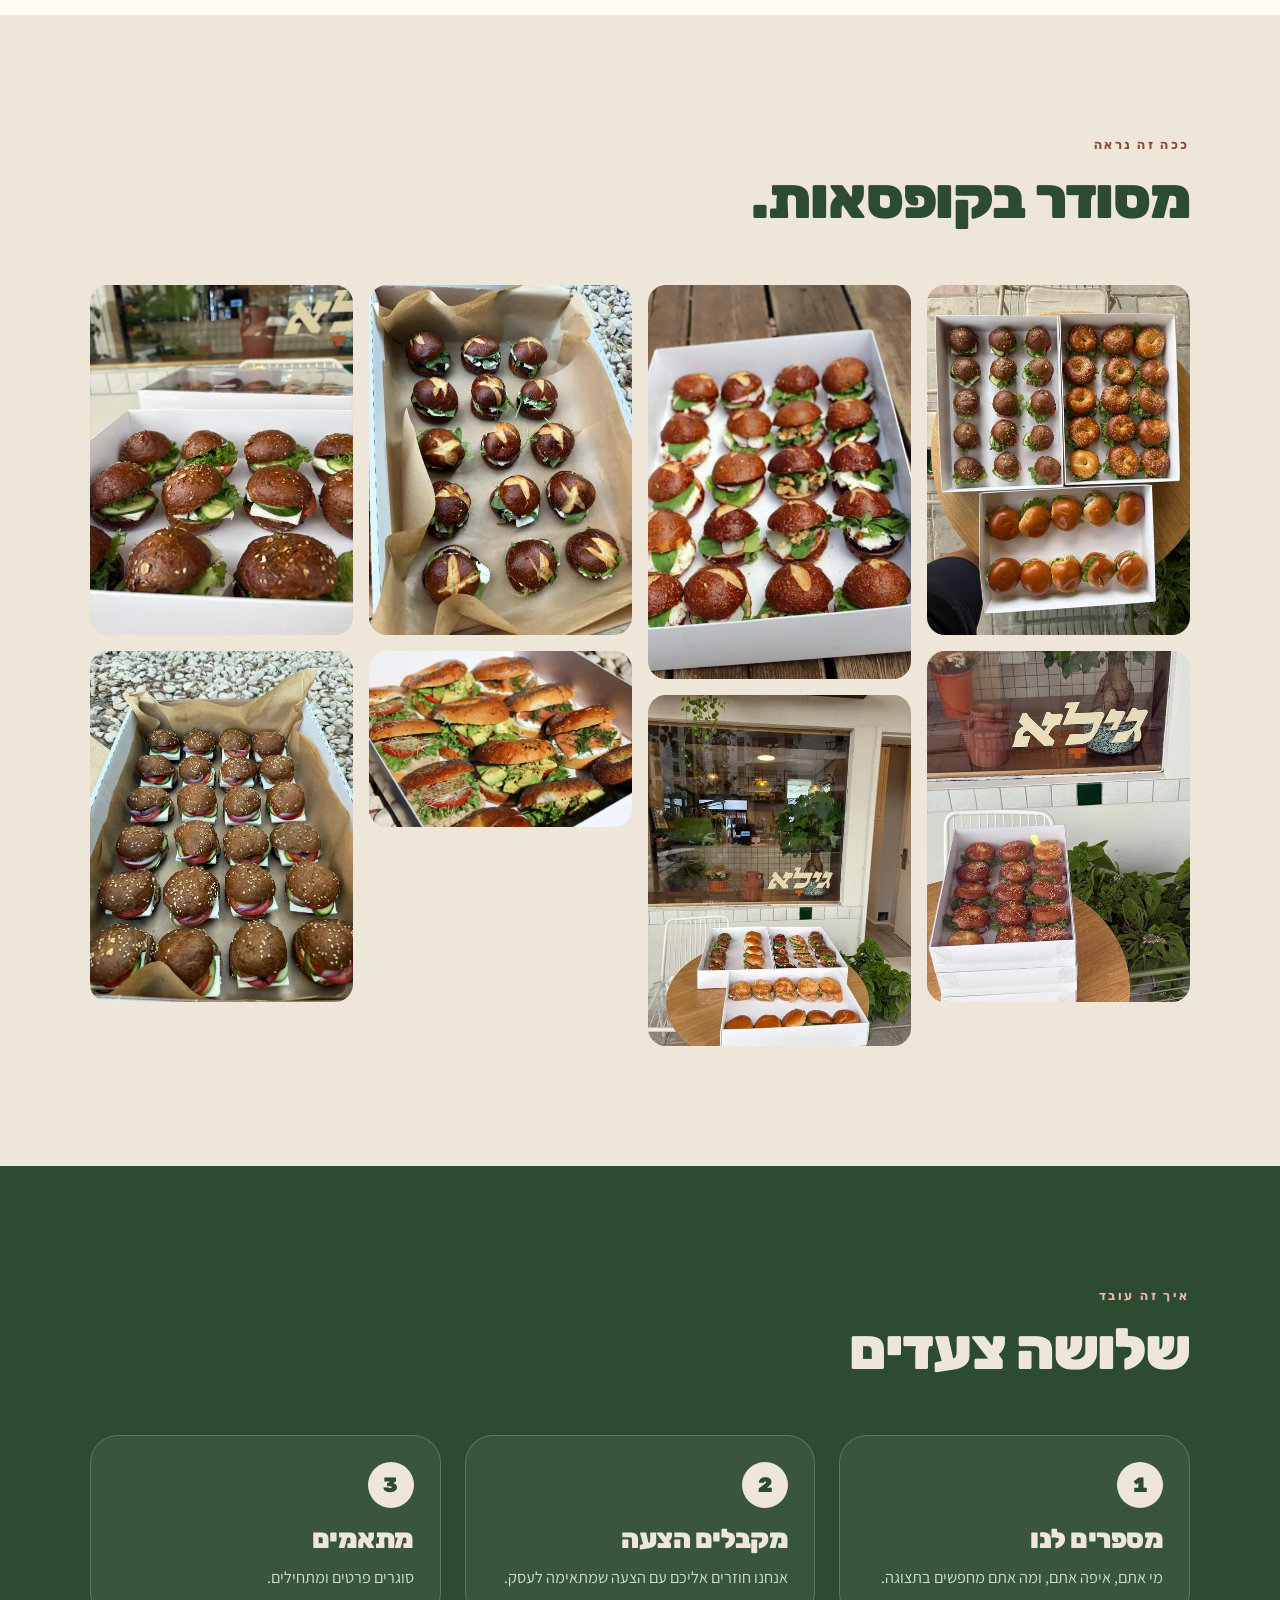
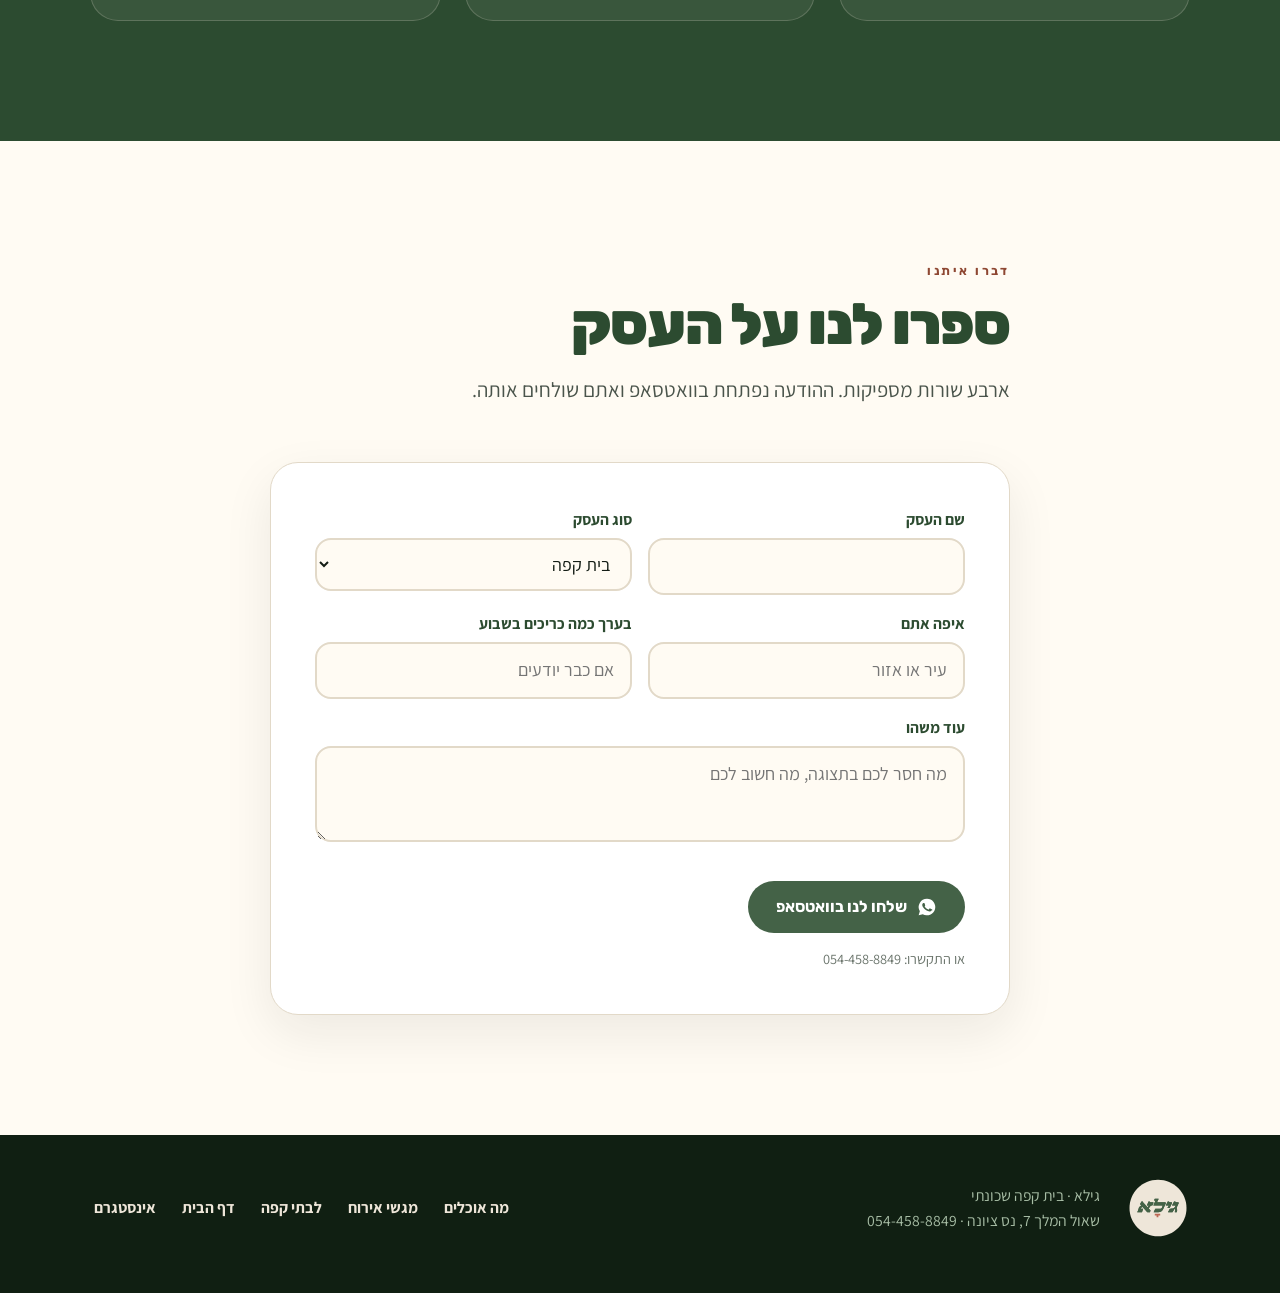
<file: b2b/index.html>
<!doctype html>
<html lang="he" dir="rtl" class="no-js">
<head>
<meta charset="utf-8">
<meta name="viewport" content="width=device-width, initial-scale=1, viewport-fit=cover">
<title>כריכים לבתי קפה ועגלות — גילא, נס ציונה</title>
<meta name="description" content="הכריכים של גילא לבתי קפה ועגלות קפה. מספרים לנו על העסק ומקבלים הצעה.">
<meta name="theme-color" content="#2C4B30">
<link rel="canonical" href="https://idobachartau.github.io/gila-cafe/b2b/">
<link rel="icon" href="../logo-badge-cream.svg" type="image/svg+xml">
<meta property="og:type" content="website">
<meta property="og:title" content="כריכים לבתי קפה ועגלות — גילא, נס ציונה">
<meta property="og:description" content="הכריכים של גילא לבתי קפה ועגלות קפה. מספרים לנו על העסק ומקבלים הצעה.">
<meta property="og:locale" content="he_IL">
<meta property="og:url" content="https://idobachartau.github.io/gila-cafe/b2b/">
<meta property="og:image" content="https://idobachartau.github.io/gila-cafe/photos/t26.jpg">
<meta name="twitter:card" content="summary_large_image">
<link rel="preconnect" href="https://fonts.googleapis.com">
<link rel="preconnect" href="https://fonts.gstatic.com" crossorigin>
<link rel="stylesheet" href="https://fonts.googleapis.com/css2?family=Rubik:wght@500;700;800;900&family=Assistant:wght@400;600;700&display=swap" media="print" onload="this.media='all'">
<noscript><link rel="stylesheet" href="https://fonts.googleapis.com/css2?family=Rubik:wght@500;700;800;900&family=Assistant:wght@400;600;700&display=swap"></noscript>
<link rel="preload" as="image" href="../photos/vid1.webp" fetchpriority="high">
<link rel="stylesheet" href="../gila.css">
</head>
<body>
<a class="skip" href="#main">דלגו לתוכן</a>
<nav class="nav" aria-label="ראשי">
  <div class="wrap">
    <a class="brand" href="../"><img src="../brand/logo-badge-green.svg" alt="" width="38" height="35">גילא</a>
    <ul>
      <li><a href="../#menu">מה אוכלים</a></li>
      <li><a href="../trays/">מגשי אירוח</a></li>
      <li><a href="../b2b/" aria-current="page">לבתי קפה ועגלות</a></li>
      <li><a href="../#find">איפה אנחנו</a></li>
    </ul>
    <a class="btn btn-green btn-sm call" href="tel:+972544588849">התקשרו</a>
  </div>
  <div class="progress" aria-hidden="true"></div>
</nav>

<header class="page-hero on-dark">
  <div class="wrap">
    <div>
      <p class="eyebrow">לבתי קפה ועגלות</p>
      <h1>הכריכים שלנו. <br>התצוגה שלכם.</h1>
      <p class="lede">אותו מטבח שעומד מאחורי הדלפק של גילא, יכול לעמוד גם מאחורי העסק שלכם. מספרים לנו מי אתם, ואנחנו חוזרים עם הצעה.</p>
      <div class="row"><a class="btn btn-cream" href="#talk">דברו איתנו</a><a class="btn btn-line" href="#range">מה בתפריט</a></div>
    </div>
    <div class="arch"><video src="../photos/vid1.mp4" poster="../photos/vid1.webp" autoplay muted loop playsinline preload="metadata"></video></div>
  </div>
</header>
<main id="main">
<section id="range">
  <div class="wrap split">
    <div class="rv">
      <p class="eyebrow">מהתפריט שלנו</p>
      <h2>תשעה כריכים. <span class="mark">מטבח אחד.</span></h2>
      <p class="lede">אלה הכריכים שאנחנו מגישים בדלפק של גילא. מה מתאים לבית קפה או לעגלה שלכם, זה נסגר בשיחה.</p>
    </div>
    <div class="menu-card rv">
      <h3>כריכים</h3>
      <dl><div class="it"><dt>כריך טונה</dt></div><div class="it"><dt>בייגל סלמון</dt></div><div class="it"><dt>פרעצל קממבר</dt></div><div class="it"><dt>גאודה עיזים</dt></div><div class="it"><dt>מוצרלה בפוקאצ׳ה</dt></div><div class="it"><dt>כריך סלט ביצים</dt></div><div class="it"><dt>כוסמין אבוקדו</dt></div><div class="it"><dt>כריך סלק שברה</dt></div><div class="it"><dt>כריך אנטיפסטי</dt></div></dl>
      <p class="small" style="margin:0">הרשימה נכונה לתפריט הדלפק. היא לא התחייבות להיצע.</p>
    </div>
  </div>
</section>

<section class="s-cream">
  <div class="wrap">
    <div class="head rv"><p class="eyebrow">ככה זה נראה</p><h2>מסודר בקופסאות.</h2></div>
    <div class="masonry rv">
      <button type="button" data-lb="../photos/t25.webp"><img width="525" height="700" src="../photos/t25-s.webp" loading="lazy" alt="שלוש קופסאות מיני כריכים ובייגלה"></button>
      <button type="button" data-lb="../photos/t14.webp"><img width="525" height="700" src="../photos/t14-s.webp" loading="lazy" alt="קופסת בייגלה קטנים"></button>
      <button type="button" data-lb="../photos/t29.webp"><img width="467" height="700" src="../photos/t29-s.webp" loading="lazy" alt="מיני כריכים בלחמניות פרעצל"></button>
      <button type="button" data-lb="../photos/t27.webp"><img width="525" height="700" src="../photos/t27-s.webp" loading="lazy" alt="קופסאות כריכים על שולחן מול החלון"></button>
      <button type="button" data-lb="../photos/t11.webp"><img width="525" height="700" src="../photos/t11-s.webp" loading="lazy" alt="מיני פרעצל עם עלים"></button>
      <button type="button" data-lb="../photos/t04.webp"><img width="700" height="467" src="../photos/t04-s.webp" loading="lazy" alt="קופסת בייגלה עם סלמון ואבוקדו"></button>
      <button type="button" data-lb="../photos/t02.webp"><img width="525" height="700" src="../photos/t02-s.webp" loading="lazy" alt="מיני כריכים בלחמניות כהות"></button>
      <button type="button" data-lb="../photos/t07.webp"><img width="525" height="700" src="../photos/t07-s.webp" loading="lazy" alt="מיני כריכים על נייר אפייה"></button>
    </div>
  </div>
</section>

<section class="s-dark on-dark">
  <div class="wrap">
    <div class="head rv"><p class="eyebrow">איך זה עובד</p><h2>שלושה צעדים</h2></div>
    <ol class="steps">
      <li class="rv"><h3>מספרים לנו</h3><p>מי אתם, איפה אתם, ומה אתם מחפשים בתצוגה.</p></li>
      <li class="rv" style="transition-delay:.08s"><h3>מקבלים הצעה</h3><p>אנחנו חוזרים אליכם עם הצעה שמתאימה לעסק.</p></li>
      <li class="rv" style="transition-delay:.16s"><h3>מתאמים</h3><p>סוגרים פרטים ומתחילים.</p></li>
    </ol>
  </div>
</section>

<section id="talk">
  <div class="wrap" style="max-width:820px">
    <div class="head rv"><p class="eyebrow">דברו איתנו</p><h2>ספרו לנו על העסק</h2><p class="lede">ארבע שורות מספיקות. ההודעה נפתחת בוואטסאפ ואתם שולחים אותה.</p></div>
    <form class="form rv" id="f" onsubmit="return false">
      <fieldset>
        <div class="fields two">
          <div class="field"><label for="bn">שם העסק</label><input id="bn" type="text" autocomplete="organization"></div>
          <div class="field"><label for="ty">סוג העסק</label><select id="ty"><option>בית קפה</option><option>עגלת קפה</option><option>אחר</option></select></div>
          <div class="field"><label for="ct">איפה אתם</label><input id="ct" type="text" placeholder="עיר או אזור"></div>
          <div class="field"><label for="qt">בערך כמה כריכים בשבוע</label><input id="qt" type="text" inputmode="numeric" placeholder="אם כבר יודעים"></div>
        </div>
        <div class="field" style="margin-top:16px"><label for="nt">עוד משהו</label><textarea id="nt" placeholder="מה חסר לכם בתצוגה, מה חשוב לכם"></textarea></div>
      </fieldset>
      <a class="btn btn-green" id="send" href="https://wa.me/972544588849" rel="noopener"><svg viewBox="0 0 24 24" fill="currentColor" aria-hidden="true"><path d="M12 2a10 10 0 0 0-8.6 15.1L2 22l5-1.3A10 10 0 1 0 12 2Zm5.2 14.1c-.2.6-1.3 1.2-1.8 1.2-.5.1-1 .2-3.3-.7-2.8-1.2-4.6-4-4.7-4.2-.1-.2-1.1-1.5-1.1-2.8 0-1.3.7-2 .9-2.2.2-.3.5-.3.7-.3h.5c.2 0 .4 0 .6.5l.8 2c.1.2.1.4 0 .6l-.4.6c-.2.2-.3.4-.1.7.2.3.8 1.3 1.7 2.1 1.2 1 2.1 1.3 2.4 1.5.3.1.5.1.7-.1l1-1.2c.2-.3.4-.2.7-.1l1.9.9c.3.1.5.2.6.3.1.2.1.8-.1 1.4Z"/></svg>שלחו לנו בוואטסאפ</a>
      <p class="note">או התקשרו: <a href="tel:+972544588849"><span class="ltr">054-458-8849</span></a></p>
    </form>
  </div>
</section>
</main>

<footer>
  <div class="wrap">
    <img src="../brand/logo-badge-cream.svg" alt="גילא" width="64" height="58">
    <div>גילא · בית קפה שכונתי<br>שאול המלך 7, נס ציונה · <span class="ltr">054-458-8849</span></div>
    <div class="links"><a href="../#menu">מה אוכלים</a><a href="../trays/">מגשי אירוח</a><a href="../b2b/">לבתי קפה</a><a href="../">דף הבית</a><a href="https://instagram.com/gila.cafe" rel="noopener">אינסטגרם</a></div>
  </div>
</footer>
<nav class="abar" aria-label="פעולות מהירות">
  <a href="tel:+972544588849"><svg viewBox="0 0 24 24" fill="none" stroke="currentColor" stroke-width="2" stroke-linecap="round" stroke-linejoin="round" aria-hidden="true"><path d="M22 16.9v3a2 2 0 0 1-2.2 2 19.8 19.8 0 0 1-8.6-3.1 19.5 19.5 0 0 1-6-6A19.8 19.8 0 0 1 2.1 4.2 2 2 0 0 1 4.1 2h3a2 2 0 0 1 2 1.7c.1 1 .4 1.9.7 2.8a2 2 0 0 1-.5 2.1L8.1 9.9a16 16 0 0 0 6 6l1.3-1.3a2 2 0 0 1 2.1-.4c.9.3 1.8.6 2.8.7a2 2 0 0 1 1.7 2z"/></svg>התקשרו</a>
  <a class="pri" href="https://wa.me/972544588849" rel="noopener"><svg viewBox="0 0 24 24" fill="currentColor" aria-hidden="true"><path d="M12 2a10 10 0 0 0-8.6 15.1L2 22l5-1.3A10 10 0 1 0 12 2Zm5.2 14.1c-.2.6-1.3 1.2-1.8 1.2-.5.1-1 .2-3.3-.7-2.8-1.2-4.6-4-4.7-4.2-.1-.2-1.1-1.5-1.1-2.8 0-1.3.7-2 .9-2.2.2-.3.5-.3.7-.3h.5c.2 0 .4 0 .6.5l.8 2c.1.2.1.4 0 .6l-.4.6c-.2.2-.3.4-.1.7.2.3.8 1.3 1.7 2.1 1.2 1 2.1 1.3 2.4 1.5.3.1.5.1.7-.1l1-1.2c.2-.3.4-.2.7-.1l1.9.9c.3.1.5.2.6.3.1.2.1.8-.1 1.4Z"/></svg>וואטסאפ</a>
  <a href="https://waze.com/ul?q=%D7%A9%D7%90%D7%95%D7%9C%20%D7%94%D7%9E%D7%9C%D7%9A%207%20%D7%A0%D7%A1%20%D7%A6%D7%99%D7%95%D7%A0%D7%94&navigate=yes" rel="noopener"><svg viewBox="0 0 24 24" fill="none" stroke="currentColor" stroke-width="2" stroke-linecap="round" stroke-linejoin="round" aria-hidden="true"><path d="M12 21s7-6.1 7-11.5A7 7 0 0 0 5 9.5C5 14.9 12 21 12 21z"/><circle cx="12" cy="9.5" r="2.5"/></svg>נווטו</a>
</nav>
<script src="../gila.js"></script>
<script src="../fx.js"></script>

<script>
(function(){
  var f=document.getElementById("f"), send=document.getElementById("send");
  function v(id){ return document.getElementById(id).value.trim(); }
  function update(){
    var L=["היי גילא, אשמח לשמוע על כריכים לעסק שלי."];
    if(v("bn")) L.push("שם העסק: "+v("bn"));
    L.push("סוג: "+v("ty"));
    if(v("ct")) L.push("איפה: "+v("ct"));
    if(v("qt")) L.push("כריכים בשבוע (בערך): "+v("qt"));
    if(v("nt")) L.push("עוד: "+v("nt"));
    send.href="https://wa.me/972544588849?text="+encodeURIComponent(L.join("\n"));
  }
  f.addEventListener("input",update); f.addEventListener("change",update); update();
})();
</script>
</body>
</html>
</file>
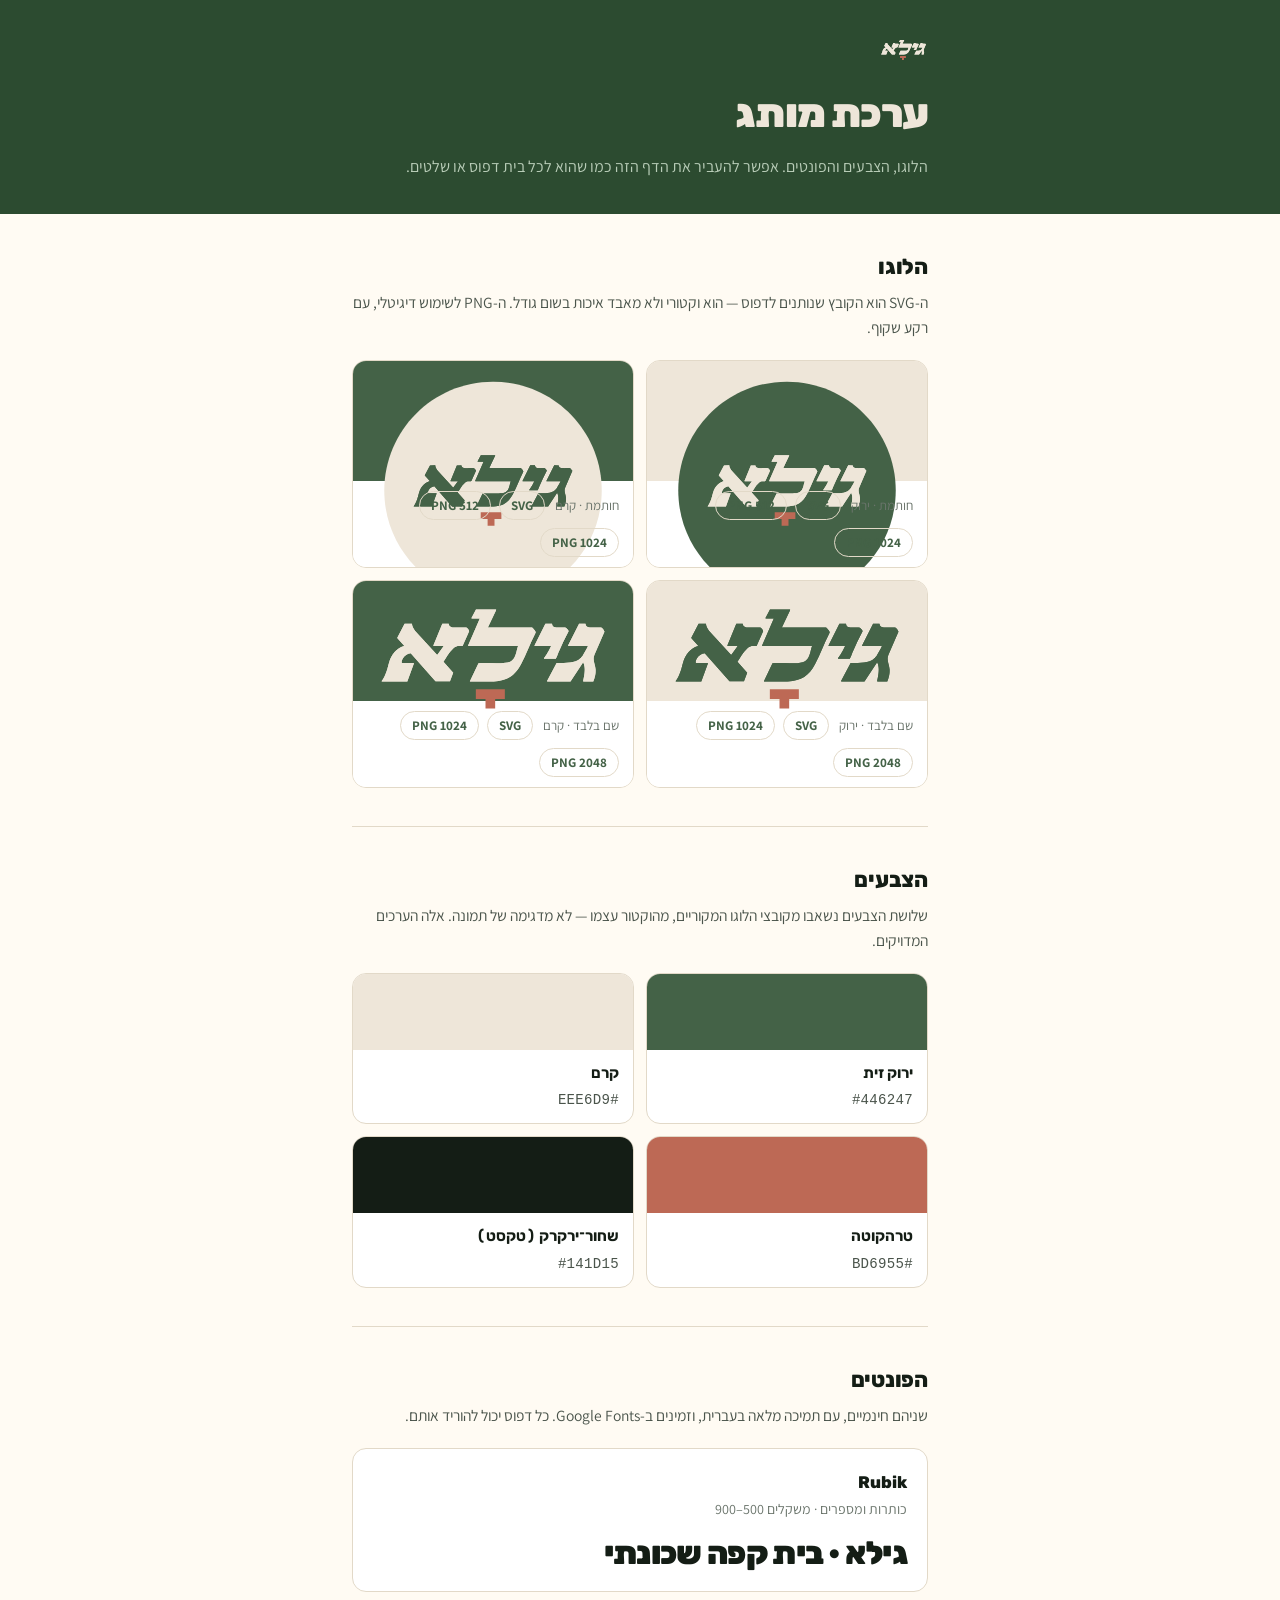
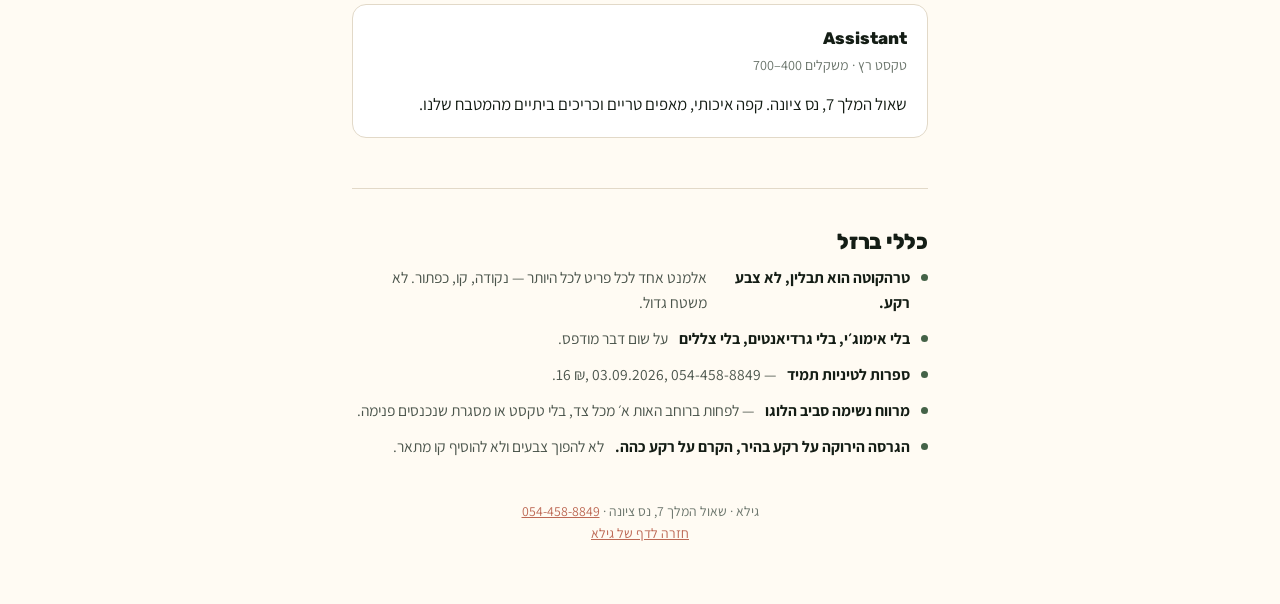
<file: brand/index.html>
<!doctype html>
<html lang="he" dir="rtl">
<head>
<meta charset="utf-8">
<meta name="viewport" content="width=device-width, initial-scale=1, viewport-fit=cover">
<title>גילא — ערכת מותג</title>
<meta name="description" content="הלוגו, הצבעים והפונטים של גילא — כל מה שדפוס או שלטים צריכים.">
<meta name="theme-color" content="#2C4B30">
<link rel="icon" href="logo-badge-green.svg" type="image/svg+xml">
<link rel="preconnect" href="https://fonts.googleapis.com">
<link rel="preconnect" href="https://fonts.gstatic.com" crossorigin>
<link rel="stylesheet" href="https://fonts.googleapis.com/css2?family=Rubik:wght@500;700;800;900&family=Assistant:wght@400;600;700&display=swap">
<style>
:root{
  --green:#446247;--green-deep:#2C4B30;--cream:#EEE6D9;--page:#FFFBF3;--white:#fff;
  --terracotta:#BD6955;--ink:#141D15;--ink-muted:#4A544B;--ink-faint:#6B756C;--rule:#E2D9C8;
  --display:'Rubik','Segoe UI',sans-serif;--body:'Assistant','Segoe UI',sans-serif;
}
*{box-sizing:border-box}
html{-webkit-text-size-adjust:100%}
body{
  margin:0;background:var(--page);color:var(--ink);font-family:var(--body);
  font-size:17px;line-height:1.6;direction:rtl;text-align:right;
  -webkit-font-smoothing:antialiased;font-variant-numeric:tabular-nums;
}
.wrap{max-width:620px;margin:0 auto;padding:0 22px}
header{background:var(--green-deep);color:var(--cream);padding:calc(38px + env(safe-area-inset-top)) 0 34px}
header h1{font-family:var(--display);font-weight:900;font-size:clamp(1.9rem,8vw,2.5rem);margin:0 0 8px;letter-spacing:-.02em}
header p{margin:0;color:#B9CDB8;font-size:1rem}
header .wm{height:24px;width:auto;display:block;margin-bottom:20px}
section{padding:36px 0 4px}
h2{font-family:var(--display);font-weight:800;font-size:1.35rem;margin:0 0 6px;letter-spacing:-.01em}
section > p.lede{margin:0 0 20px;color:var(--ink-muted);font-size:.97rem}
hr{border:0;border-top:1px solid var(--rule);margin:34px 0 0}

/* colours */
.swatches{display:grid;grid-template-columns:1fr 1fr;gap:12px}
.sw{border:1px solid var(--rule);border-radius:14px;overflow:hidden;background:var(--white)}
.sw .chip{height:76px}
.sw .meta{padding:11px 14px}
.sw .meta b{display:block;font-family:var(--display);font-weight:700;font-size:.95rem}
.sw .meta code{font-family:ui-monospace,SFMono-Regular,Menlo,monospace;font-size:.88rem;color:var(--ink-muted);letter-spacing:.02em}

/* logos */
.logos{display:grid;grid-template-columns:1fr 1fr;gap:12px}
.lg{border:1px solid var(--rule);border-radius:14px;overflow:hidden}
.lg .stage{height:120px;display:grid;place-items:center;padding:18px}
.lg .stage img{max-width:100%;max-height:100%}
.lg .stage.on-cream{background:var(--cream)}
.lg .stage.on-green{background:var(--green)}
.lg .files{background:var(--white);padding:10px 14px;display:flex;flex-wrap:wrap;gap:8px;align-items:center}
.lg .files span{font-size:.82rem;color:var(--ink-faint);margin-inline-end:2px}
.lg .files a{
  font-size:.82rem;font-weight:700;text-decoration:none;color:var(--green);
  border:1px solid var(--rule);border-radius:999px;padding:3px 11px;
}
.lg .files a:hover{background:var(--green);color:var(--white);border-color:var(--green)}

/* type */
.spec{border:1px solid var(--rule);border-radius:14px;background:var(--white);padding:20px;margin-bottom:12px}
.spec .name{font-family:var(--display);font-weight:800;font-size:1.05rem;margin-bottom:2px}
.spec .use{font-size:.88rem;color:var(--ink-faint);margin-bottom:14px}
.spec .demo-d{font-family:var(--display);font-weight:900;font-size:2rem;line-height:1.15;letter-spacing:-.02em}
.spec .demo-b{font-family:var(--body);font-weight:400;font-size:1.05rem;line-height:1.55}

.rules{list-style:none;margin:0;padding:0;display:flex;flex-direction:column;gap:12px}
.rules li{display:flex;gap:11px;align-items:flex-start;font-size:.97rem;line-height:1.55;color:var(--ink-muted)}
.rules li::before{content:"";flex:none;width:7px;height:7px;border-radius:50%;background:var(--green);margin-top:.58em}
.rules b{color:var(--ink)}

footer{padding:38px 0 60px;color:var(--ink-faint);font-size:.86rem;text-align:center}
footer a{color:var(--terracotta)}
@media (max-width:420px){.swatches,.logos{grid-template-columns:1fr}}
</style>
</head>
<body>

<header>
  <div class="wrap">
    <img class="wm" src="logo-wordmark-cream.svg" alt="גילא">
    <h1>ערכת מותג</h1>
    <p>הלוגו, הצבעים והפונטים. אפשר להעביר את הדף הזה כמו שהוא לכל בית דפוס או שלטים.</p>
  </div>
</header>

<div class="wrap">

  <section>
    <h2>הלוגו</h2>
    <p class="lede">ה-SVG הוא הקובץ שנותנים לדפוס — הוא וקטורי ולא מאבד איכות בשום גודל. ה-PNG לשימוש דיגיטלי, עם רקע שקוף.</p>
    <div class="logos">

      <div class="lg">
        <div class="stage on-cream"><img src="logo-badge-green.svg" alt="חותמת ירוקה"></div>
        <div class="files"><span>חותמת · ירוק</span>
          <a href="logo-badge-green.svg">SVG</a>
          <a href="logo-badge-green-512.png">PNG 512</a>
          <a href="logo-badge-green-1024.png">PNG 1024</a>
        </div>
      </div>

      <div class="lg">
        <div class="stage on-green"><img src="logo-badge-cream.svg" alt="חותמת קרם"></div>
        <div class="files"><span>חותמת · קרם</span>
          <a href="logo-badge-cream.svg">SVG</a>
          <a href="logo-badge-cream-512.png">PNG 512</a>
          <a href="logo-badge-cream-1024.png">PNG 1024</a>
        </div>
      </div>

      <div class="lg">
        <div class="stage on-cream"><img src="logo-wordmark-green.svg" alt="שם ירוק"></div>
        <div class="files"><span>שם בלבד · ירוק</span>
          <a href="logo-wordmark-green.svg">SVG</a>
          <a href="logo-wordmark-green-1024.png">PNG 1024</a>
          <a href="logo-wordmark-green-2048.png">PNG 2048</a>
        </div>
      </div>

      <div class="lg">
        <div class="stage on-green"><img src="logo-wordmark-cream.svg" alt="שם קרם"></div>
        <div class="files"><span>שם בלבד · קרם</span>
          <a href="logo-wordmark-cream.svg">SVG</a>
          <a href="logo-wordmark-cream-1024.png">PNG 1024</a>
          <a href="logo-wordmark-cream-2048.png">PNG 2048</a>
        </div>
      </div>

    </div>
  </section>

  <hr>

  <section>
    <h2>הצבעים</h2>
    <p class="lede">שלושת הצבעים נשאבו מקובצי הלוגו המקוריים, מהוקטור עצמו — לא מדגימה של תמונה. אלה הערכים המדויקים.</p>
    <div class="swatches">
      <div class="sw"><div class="chip" style="background:#446247"></div>
        <div class="meta"><b>ירוק זית</b><code>#446247</code></div></div>
      <div class="sw"><div class="chip" style="background:#EEE6D9"></div>
        <div class="meta"><b>קרם</b><code>#EEE6D9</code></div></div>
      <div class="sw"><div class="chip" style="background:#BD6955"></div>
        <div class="meta"><b>טרהקוטה</b><code>#BD6955</code></div></div>
      <div class="sw"><div class="chip" style="background:#141D15"></div>
        <div class="meta"><b>שחור־ירקרק (טקסט)</b><code>#141D15</code></div></div>
    </div>
  </section>

  <hr>

  <section>
    <h2>הפונטים</h2>
    <p class="lede">שניהם חינמיים, עם תמיכה מלאה בעברית, וזמינים ב-Google Fonts. כל דפוס יכול להוריד אותם.</p>

    <div class="spec">
      <div class="name">Rubik</div>
      <div class="use">כותרות ומספרים · משקלים 500–900</div>
      <div class="demo-d">גילא · בית קפה שכונתי</div>
    </div>

    <div class="spec">
      <div class="name">Assistant</div>
      <div class="use">טקסט רץ · משקלים 400–700</div>
      <div class="demo-b">שאול המלך 7, נס ציונה. קפה איכותי, מאפים טריים וכריכים ביתיים מהמטבח שלנו.</div>
    </div>
  </section>

  <hr>

  <section>
    <h2>כללי ברזל</h2>
    <ul class="rules">
      <li><b>טרהקוטה הוא תבלין, לא צבע רקע.</b> אלמנט אחד לכל פריט לכל היותר — נקודה, קו, כפתור. לא משטח גדול.</li>
      <li><b>בלי אימוג׳י, בלי גרדיאנטים, בלי צללים</b> על שום דבר מודפס.</li>
      <li><b>ספרות לטיניות תמיד</b> — ‎16 ₪‎, ‎03.09.2026‎, ‎054-458-8849‎.</li>
      <li><b>מרווח נשימה סביב הלוגו</b> — לפחות ברוחב האות א׳ מכל צד, בלי טקסט או מסגרת שנכנסים פנימה.</li>
      <li><b>הגרסה הירוקה על רקע בהיר, הקרם על רקע כהה.</b> לא להפוך צבעים ולא להוסיף קו מתאר.</li>
    </ul>
  </section>

  <footer>
    גילא · שאול המלך 7, נס ציונה · <a href="tel:0544588849">054-458-8849</a><br>
    <a href="../">חזרה לדף של גילא</a>
  </footer>

</div>
</body>
</html>
</file>
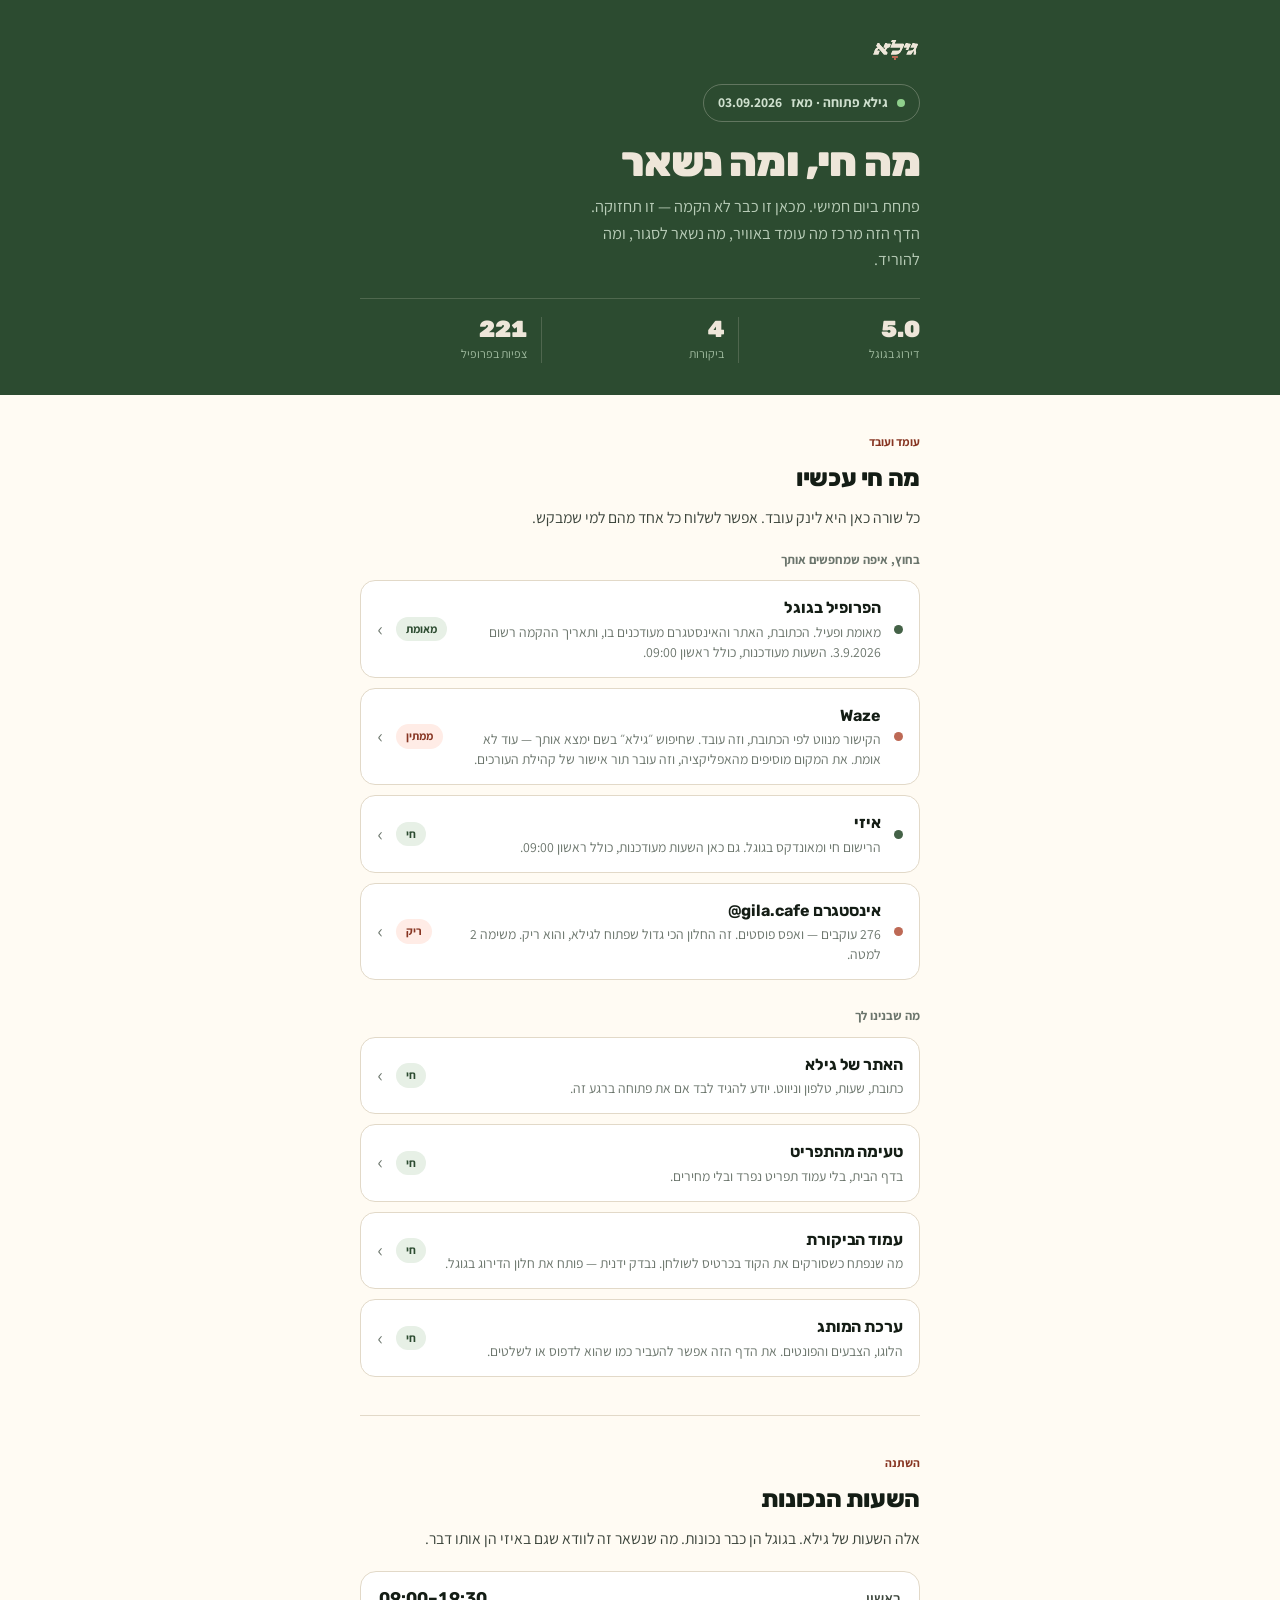
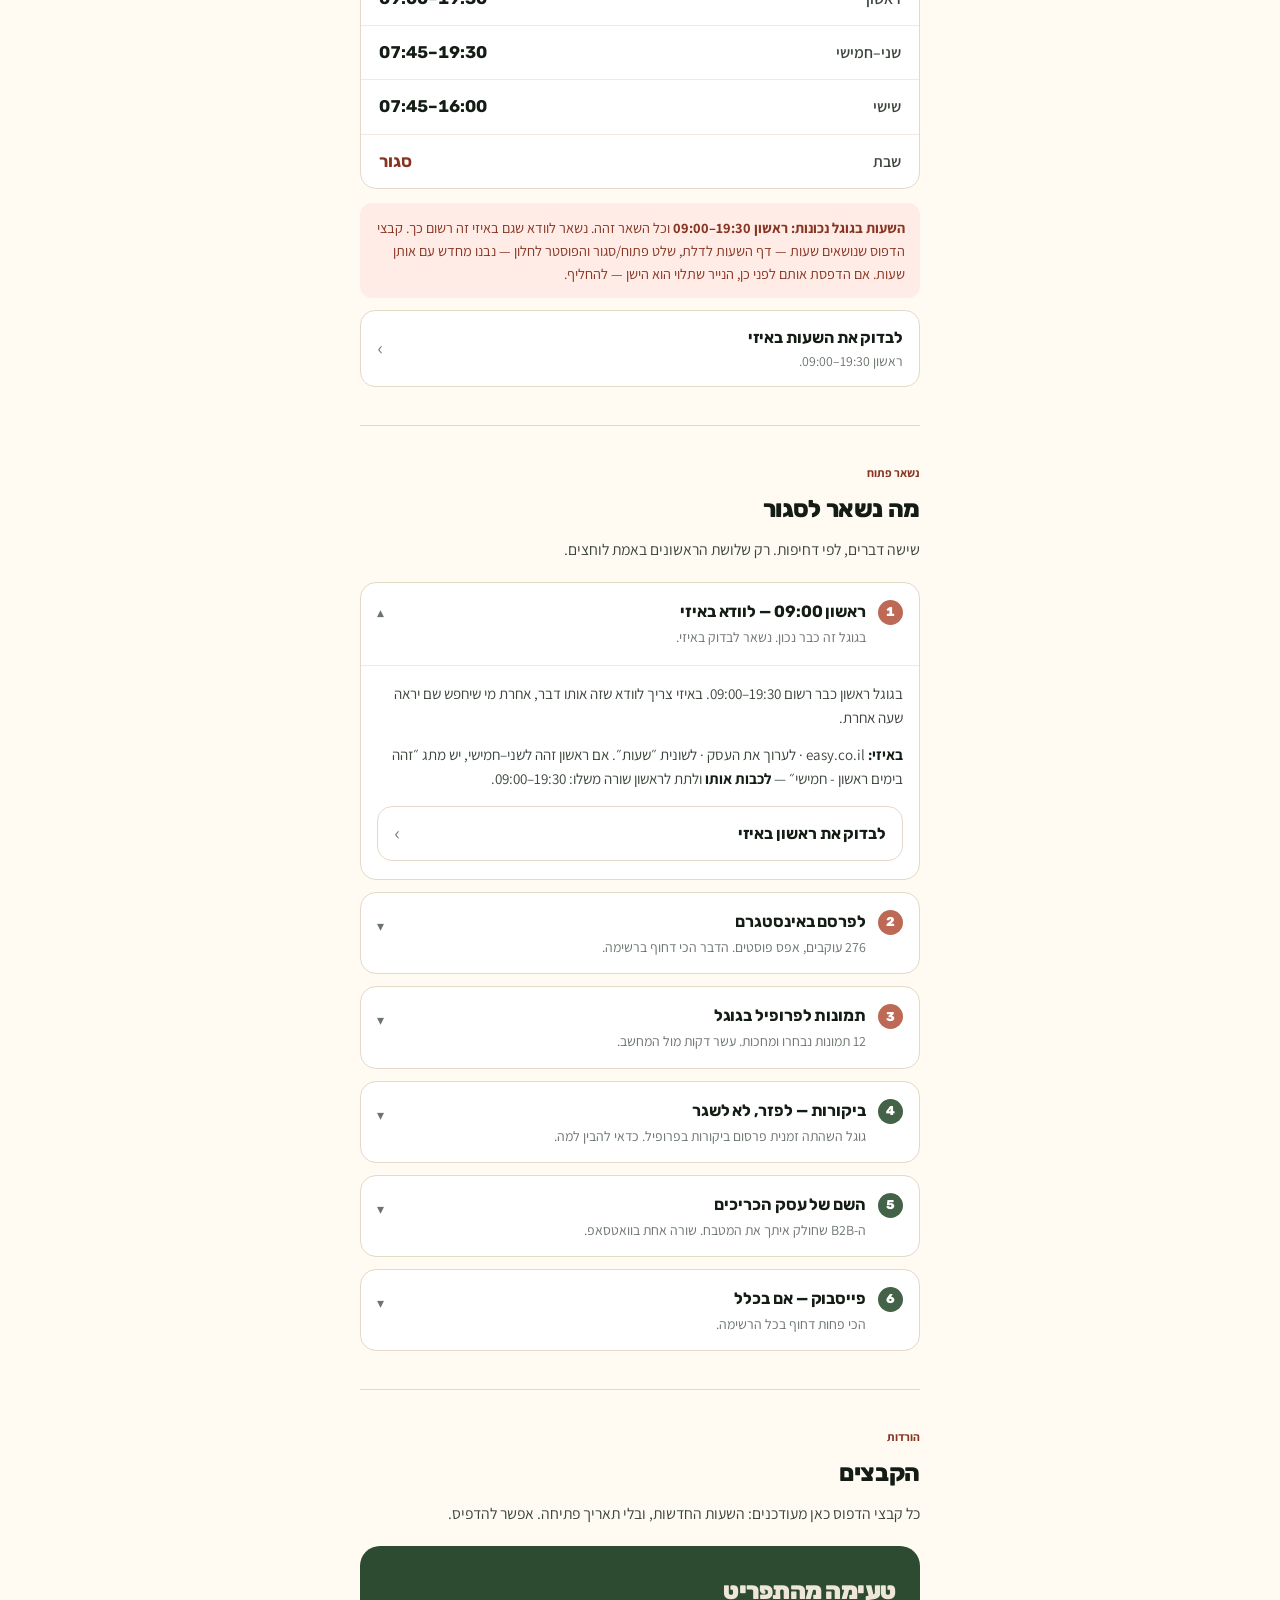
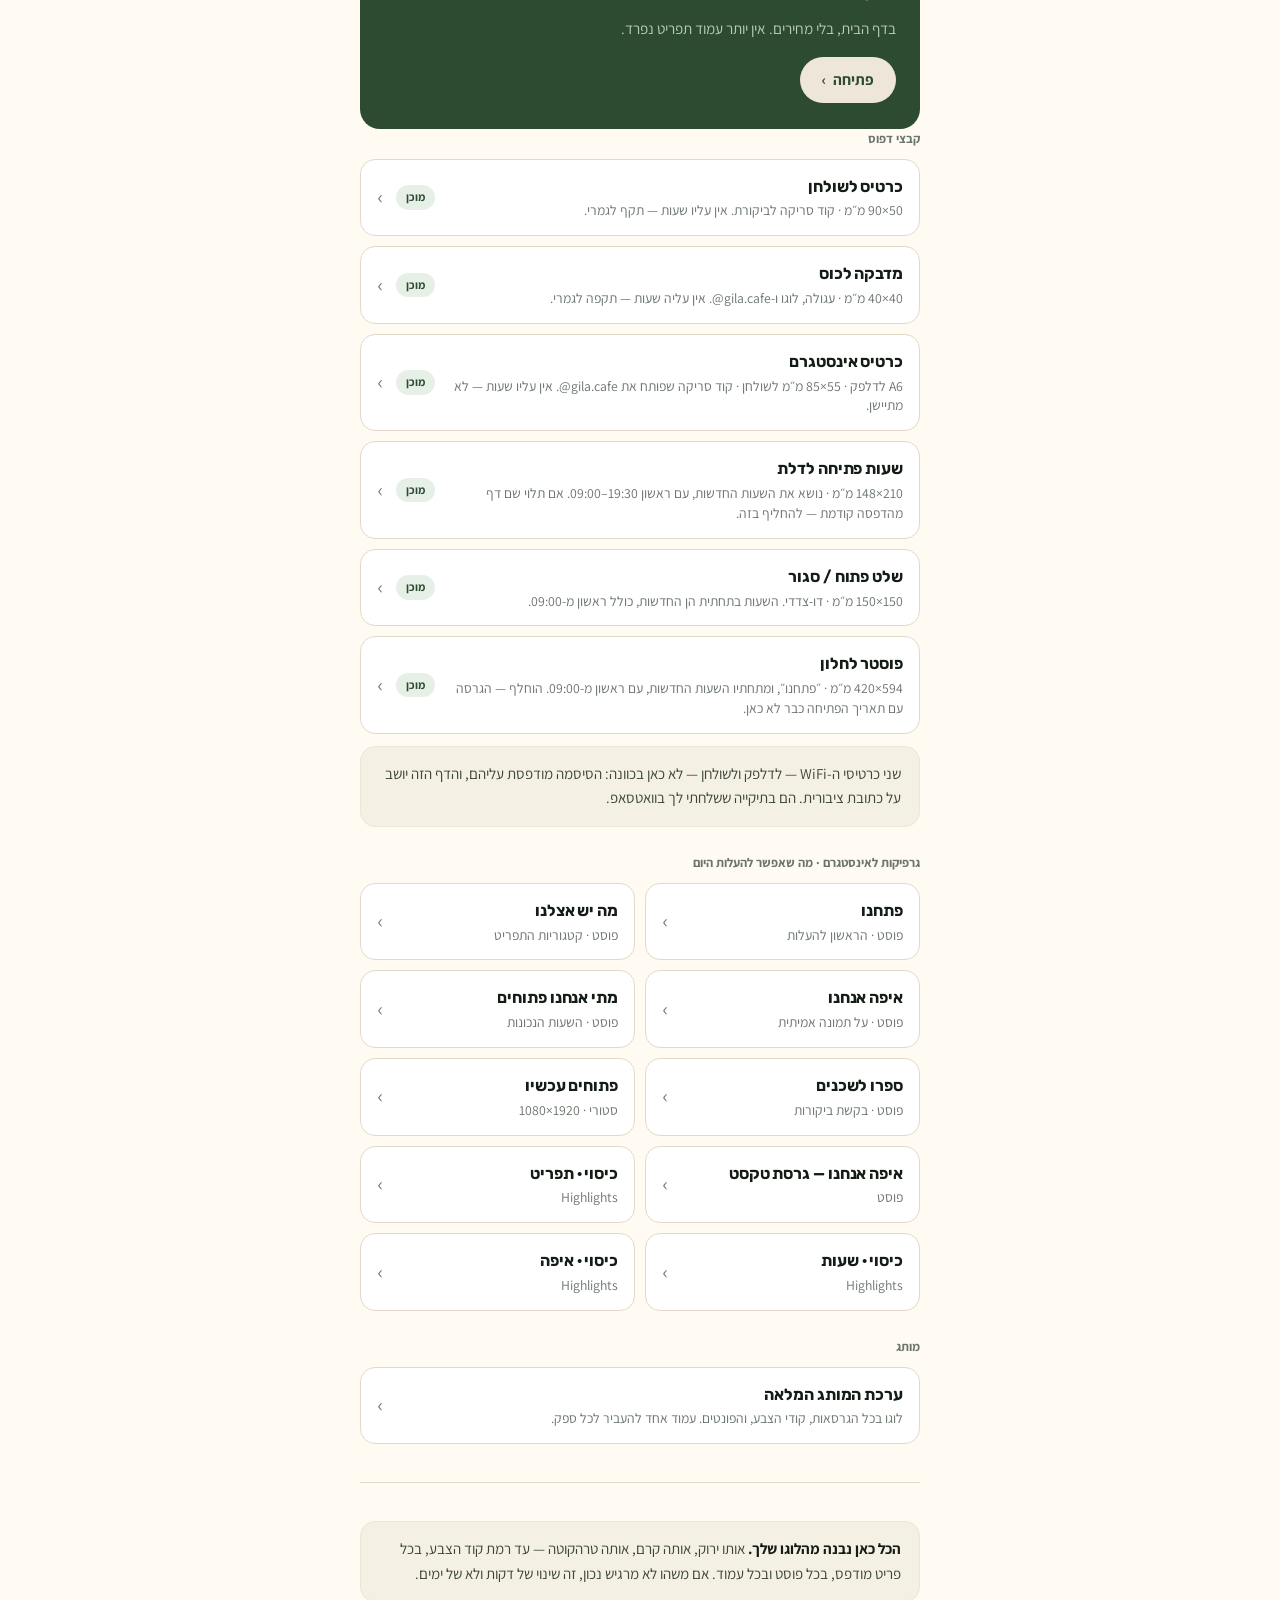
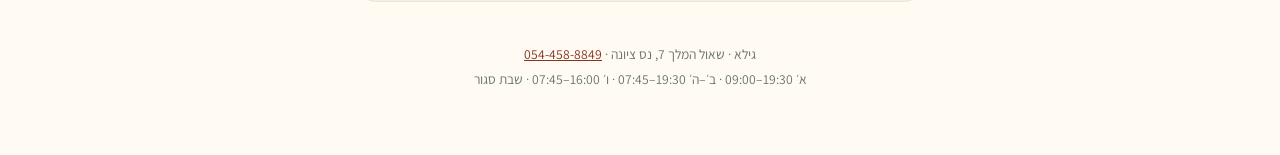
<file: gil/index.html>
<!doctype html>
<html lang="he" dir="rtl">
<head>
<meta charset="utf-8">
<meta name="viewport" content="width=device-width, initial-scale=1, viewport-fit=cover">
<title>גילא — מה חי ומה נשאר</title>
<meta name="description" content="המצב של גילא באוויר: מה עומד ועובד, מה נשאר לסגור, ומה להוריד.">
<meta name="theme-color" content="#2C4B30">
<meta name="robots" content="noindex">
<link rel="icon" href="../logo-badge-cream.svg" type="image/svg+xml">
<link rel="preconnect" href="https://fonts.googleapis.com">
<link rel="preconnect" href="https://fonts.gstatic.com" crossorigin>
<link rel="stylesheet" href="https://fonts.googleapis.com/css2?family=Rubik:wght@500;700;800;900&family=Assistant:wght@400;600;700&display=swap">
<style>
:root{
  --green:#446247;--green-deep:#2C4B30;
  --cream:#EEE6D9;--page:#FFFBF3;--white:#fff;
  --terracotta:#BD6955;--terracotta-deep:#873522;--pale:#FFECE6;
  --ink:#141D15;--ink-muted:#3C453C;--ink-faint:#6B756C;--rule:#E2D9C8;
  --display:'Rubik','Segoe UI',sans-serif;--body:'Assistant','Segoe UI',sans-serif;
}
*{box-sizing:border-box}
html{-webkit-text-size-adjust:100%;scroll-behavior:smooth}
body{
  margin:0;background:var(--page);color:var(--ink);font-family:var(--body);
  font-size:17px;line-height:1.6;direction:rtl;text-align:right;
  -webkit-font-smoothing:antialiased;font-variant-numeric:tabular-nums;
}
.wrap{max-width:600px;margin:0 auto;padding:0 20px}
/* Every LTR island — an hour range, a date, a phone, an @handle — is isolated
   so the surrounding RTL run cannot reorder it, AND atomic so a line break can
   never split "06:30–19:00" into "06:30–" at one line end and "19:00" at the
   next line start. The en dash is a break opportunity; nowrap closes it. */
.ltr{direction:ltr;unicode-bidi:isolate;white-space:nowrap}
/* A Hebrew definite article glued to a Latin word (ה-Highlights, ה-PDF, ה-B2B)
   must never be orphaned with the "ה-" left dangling at the end of a line. */
.nb{white-space:nowrap}

/* ── Masthead ─────────────────────────────────────────────────────────── */
header{background:var(--green-deep);color:var(--cream);padding:calc(38px + env(safe-area-inset-top)) 0 32px}
header .wm{height:24px;display:block;margin-bottom:22px}
header h1{font-family:var(--display);font-weight:900;font-size:clamp(2rem,8vw,2.6rem);margin:0 0 10px;letter-spacing:-.02em;line-height:1.05}
header p{margin:0;color:#B9CDB8;font-size:1.02rem;max-width:42ch}

/* The pill must never force the page to scroll sideways on a small phone,
   so it is allowed to wrap. The date inside it stays atomic via .ltr. */
.live{
  display:inline-flex;align-items:center;gap:9px;margin-bottom:18px;max-width:100%;
  border:1px solid rgba(238,230,217,.28);border-radius:999px;padding:7px 14px;
  font-size:.85rem;font-weight:700;color:#CFE0CE;
}
.live .d{
  flex:none;width:8px;height:8px;border-radius:50%;background:#8FD08C;
  animation:pulse 2.6s ease-out infinite;
}
@keyframes pulse{
  0%{box-shadow:0 0 0 0 rgba(143,208,140,.55)}
  70%{box-shadow:0 0 0 9px rgba(143,208,140,0)}
  100%{box-shadow:0 0 0 0 rgba(143,208,140,0)}
}
@media (prefers-reduced-motion:reduce){.live .d{animation:none}}

.stats{display:flex;margin-top:26px;padding-top:18px;border-top:1px solid rgba(238,230,217,.18)}
.stats > div{flex:1;min-width:0;padding-inline-end:14px}
.stats > div + div{border-inline-start:1px solid rgba(238,230,217,.18);padding-inline-start:14px}
.stats > div:last-child{padding-inline-end:0}
.stats b{display:block;font-family:var(--display);font-weight:900;font-size:1.45rem;line-height:1.1;color:var(--cream)}
.stats i{display:block;font-style:normal;font-size:.76rem;color:#9FBA9E;margin-top:4px;line-height:1.35}

/* ── Sections ─────────────────────────────────────────────────────────── */
section{padding:38px 0 0}
/* No positive letter-spacing anywhere on this page: every label here is Hebrew,
   and Hebrew square script has no tracking convention — spaced-out Hebrew just
   reads as broken. Size, weight and colour carry the label role instead. */
.eyebrow{font-size:.74rem;font-weight:700;color:var(--terracotta-deep);margin-bottom:7px}
h2{font-family:var(--display);font-weight:800;font-size:1.5rem;margin:0 0 8px;letter-spacing:-.015em}
section > p.lede{margin:0 0 20px;color:var(--ink-muted);font-size:.98rem}
h3.sub{
  font-family:var(--body);font-weight:700;font-size:.79rem;
  color:var(--ink-faint);margin:26px 0 10px;
}
h3.sub:first-of-type{margin-top:0}
hr{border:0;border-top:1px solid var(--rule);margin:38px 0 0}

/* ── Link rows ────────────────────────────────────────────────────────── */
.rows{display:flex;flex-direction:column;gap:10px}
.row{
  display:flex;align-items:center;gap:13px;text-decoration:none;color:inherit;
  background:var(--white);border:1px solid var(--rule);border-radius:15px;padding:14px 16px;
  transition:border-color .15s,transform .08s;
}
.row:active{transform:scale(.99)}
a.row:hover{border-color:var(--green)}
.row .txt{flex:1;min-width:0}
.row .txt b{display:block;font-family:var(--display);font-weight:700;font-size:1rem;letter-spacing:-.005em}
.row .txt > span{display:block;font-size:.86rem;color:var(--ink-faint);line-height:1.45;margin-top:2px}
/* U+203A is bidi-mirrored, so in an RTL run it already paints as "‹".
   scaleX(-1) on top of that would flip it back to the wrong direction.
   Isolating it as LTR first makes the glyph deterministic, then we flip once. */
.row .go{flex:none;color:var(--ink-faint);font-size:1.3rem;line-height:1;
  direction:ltr;unicode-bidi:isolate;transform:scaleX(-1)}
.dot{flex:none;width:9px;height:9px;border-radius:50%;background:var(--green)}
.dot.warn{background:var(--terracotta)}
.tag{
  flex:none;font-size:.72rem;font-weight:700;border-radius:999px;padding:3px 10px;
  background:#E7F0E6;color:var(--green-deep);white-space:nowrap;
}
.tag.warn{background:var(--pale);color:var(--terracotta-deep)}
.row.stale{background:#FAF6EE;border-style:dashed}
.row.stale .txt b{color:var(--ink-faint);font-weight:500}

/* ── Hours ────────────────────────────────────────────────────────────── */
.hourscard{background:var(--white);border:1px solid var(--rule);border-radius:16px;overflow:hidden;margin-bottom:14px}
.hourscard table{width:100%;border-collapse:collapse}
.hourscard td{padding:13px 18px;border-bottom:1px solid #F0EADF}
.hourscard tr:last-child td{border-bottom:0}
.hourscard td:first-child{color:var(--ink-muted);font-weight:600;font-size:.98rem}
.hourscard td:last-child{text-align:left;font-family:var(--display);font-weight:700;font-size:1.06rem}
.hourscard td.shut{color:var(--terracotta-deep)}

/* ── The one big call to action ───────────────────────────────────────── */
.cta{
  display:block;text-decoration:none;background:var(--green-deep);color:var(--cream);
  border-radius:20px;padding:26px 24px;
}
.cta b{display:block;font-family:var(--display);font-weight:900;font-size:1.5rem;letter-spacing:-.02em;margin-bottom:7px}
.cta > span{display:block;color:#B9CDB8;font-size:.95rem;line-height:1.55}
.cta .pill{
  display:inline-block;margin-top:16px;background:var(--cream);color:var(--green-deep);
  border-radius:999px;padding:11px 22px;font-weight:700;font-size:.96rem;
}
/* This element declares direction:ltr, so a logical margin on it resolves
   against ITSELF, not against the RTL line it sits in — margin-inline-start
   became margin-left, i.e. the outer edge, leaving the arrow glued to the
   label. In an RTL line the arrow sits left of the text, so the gap is right. */
.cta .pill .arw{display:inline-block;direction:ltr;unicode-bidi:isolate;transform:scaleX(-1);margin-right:7px}

/* ── Tasks ────────────────────────────────────────────────────────────── */
.task{border:1px solid var(--rule);border-radius:16px;background:var(--white);margin-bottom:12px;overflow:hidden}
.task > summary{list-style:none;cursor:pointer;padding:16px;display:flex;align-items:flex-start;gap:12px}
.task > summary::-webkit-details-marker{display:none}
.task .n{
  flex:none;width:25px;height:25px;border-radius:50%;background:var(--green);color:var(--white);
  font-family:var(--display);font-weight:800;font-size:.8rem;display:grid;place-items:center;margin-top:1px;
}
.task[data-hot] .n{background:var(--terracotta)}
.task .head{flex:1;min-width:0}
.task .head b{display:block;font-family:var(--display);font-weight:700;font-size:1.02rem;letter-spacing:-.005em}
.task .head > span{display:block;font-size:.87rem;color:var(--ink-faint);line-height:1.45;margin-top:2px}
.task .chev{flex:none;color:var(--ink-faint);font-size:.9rem;margin-top:5px;transition:transform .18s}
.task[open] .chev{transform:rotate(180deg)}
.task .detail{padding:16px 16px 18px;border-top:1px solid #F0EADF;margin-top:2px}
.task .detail p{margin:0 0 12px;font-size:.94rem;color:var(--ink-muted);line-height:1.62}
.task .detail p:last-child{margin-bottom:0}
.task .detail .row{margin-top:14px}
.task b.hl{color:var(--ink)}

.warnbox{background:var(--pale);border-radius:12px;padding:13px 15px;font-size:.9rem;line-height:1.6;color:var(--terracotta-deep)}
.warnbox b{color:var(--terracotta-deep)}
.warnbox + .row{margin-top:12px}
.rows + .note{margin-top:12px}
.note{background:#F5F0E4;border:1px solid #EDE5D6;border-radius:15px;padding:15px 18px;color:var(--ink-muted);font-size:.94rem;line-height:1.62}
.note b{color:var(--ink)}

/* ── Collapsed "the rest" lists ───────────────────────────────────────── */
details.more{border:1px dashed var(--rule);border-radius:14px;margin-top:10px}
details.more > summary{
  list-style:none;cursor:pointer;padding:13px 16px;font-size:.89rem;font-weight:700;
  color:var(--ink-faint);display:flex;align-items:center;justify-content:space-between;gap:10px;
}
details.more > summary::-webkit-details-marker{display:none}
details.more > summary .chev{font-size:.85rem;transition:transform .18s}
details.more[open] > summary .chev{transform:rotate(180deg)}
details.more .inner{padding:0 16px 15px}
details.more ul{margin:0;padding:0;list-style:none;display:flex;flex-direction:column;gap:9px}
details.more li{
  position:relative;padding-inline-start:15px;font-size:.88rem;line-height:1.5;color:var(--ink-faint);
}
details.more li::before{content:"·";position:absolute;inset-inline-start:4px;color:var(--terracotta);font-weight:700}

.grid2{display:grid;grid-template-columns:1fr 1fr;gap:10px}
@media (max-width:430px){.grid2{grid-template-columns:1fr}}
footer{padding:40px 0 64px;color:var(--ink-faint);font-size:.85rem;text-align:center;line-height:1.8}
footer a{color:var(--terracotta-deep)}
</style>
</head>
<body>

<header>
  <div class="wrap">
    <img class="wm" src="../brand/logo-wordmark-cream.svg" alt="גילא">
    <span class="live"><span class="d"></span>גילא פתוחה · מאז <span class="ltr">03.09.2026</span></span>
    <h1>מה חי, ומה נשאר</h1>
    <p>פתחת ביום חמישי. מכאן זו כבר לא הקמה — זו תחזוקה. הדף הזה מרכז מה עומד באוויר, מה נשאר לסגור, ומה להוריד.</p>

    <div class="stats">
      <div><b class="ltr">5.0</b><i>דירוג בגוגל</i></div>
      <div><b>4</b><i>ביקורות</i></div>
      <div><b>221</b><i>צפיות בפרופיל</i></div>
    </div>
  </div>
</header>

<div class="wrap">

  <!-- 1 ─ מה עומד וחי ──────────────────────────────────────────────── -->
  <section>
    <div class="eyebrow">עומד ועובד</div>
    <h2>מה חי עכשיו</h2>
    <p class="lede">כל שורה כאן היא לינק עובד. אפשר לשלוח כל אחד מהם למי שמבקש.</p>

    <h3 class="sub">בחוץ, איפה שמחפשים אותך</h3>
    <div class="rows">

      <a class="row" href="https://maps.google.com/?cid=8548398441999412926" target="_blank" rel="noopener">
        <span class="dot"></span>
        <span class="txt"><b>הפרופיל בגוגל</b>
          <span>מאומת ופעיל. הכתובת, האתר והאינסטגרם מעודכנים בו, ותאריך ההקמה רשום <span class="ltr">3.9.2026</span>. השעות מעודכנות, כולל ראשון <span class="ltr">09:00</span>.</span></span>
        <span class="tag">מאומת</span>
        <span class="go">›</span>
      </a>

      <a class="row" href="https://waze.com/ul?q=%D7%A9%D7%90%D7%95%D7%9C%20%D7%94%D7%9E%D7%9C%D7%9A%207%20%D7%A0%D7%A1%20%D7%A6%D7%99%D7%95%D7%A0%D7%94&navigate=yes" target="_blank" rel="noopener">
        <span class="dot warn"></span>
        <span class="txt"><b>Waze</b>
          <span>הקישור מנווט לפי הכתובת, וזה עובד. שחיפוש ״גילא״ בשם ימצא אותך — עוד לא אומת.
            את המקום מוסיפים מהאפליקציה, וזה עובר תור אישור של קהילת העורכים.</span></span>
        <span class="tag warn">ממתין</span>
        <span class="go">›</span>
      </a>

      <a class="row" href="https://www.google.com/search?q=%D7%92%D7%99%D7%9C%D7%90%20site%3Aeasy.co.il" target="_blank" rel="noopener">
        <span class="dot"></span>
        <span class="txt"><b>איזי</b>
          <span>הרישום חי ומאונדקס בגוגל. גם כאן השעות מעודכנות, כולל ראשון <span class="ltr">09:00</span>.</span></span>
        <span class="tag">חי</span>
        <span class="go">›</span>
      </a>

      <a class="row" href="https://instagram.com/gila.cafe" target="_blank" rel="noopener">
        <span class="dot warn"></span>
        <span class="txt"><b>אינסטגרם <span class="ltr">@gila.cafe</span></b>
          <span>276 עוקבים — ואפס פוסטים. זה החלון הכי גדול שפתוח לגילא, והוא ריק. משימה 2 למטה.</span></span>
        <span class="tag warn">ריק</span>
        <span class="go">›</span>
      </a>

    </div>

    <h3 class="sub">מה שבנינו לך</h3>
    <div class="rows">

      <a class="row" href="../">
        <span class="txt"><b>האתר של גילא</b>
          <span>כתובת, שעות, טלפון וניווט. יודע להגיד לבד אם את פתוחה ברגע זה.</span></span>
        <span class="tag">חי</span>
        <span class="go">›</span>
      </a>

      <a class="row" href="../#menu">
        <span class="txt"><b>טעימה מהתפריט</b>
          <span>בדף הבית, בלי עמוד תפריט נפרד ובלי מחירים.</span></span>
        <span class="tag">חי</span>
        <span class="go">›</span>
      </a>

      <a class="row" href="../r/">
        <span class="txt"><b>עמוד הביקורת</b>
          <span>מה שנפתח כשסורקים את הקוד בכרטיס לשולחן. נבדק ידנית — פותח את חלון הדירוג בגוגל.</span></span>
        <span class="tag">חי</span>
        <span class="go">›</span>
      </a>

      <a class="row" href="../brand/">
        <span class="txt"><b>ערכת המותג</b>
          <span>הלוגו, הצבעים והפונטים. את הדף הזה אפשר להעביר כמו שהוא לדפוס או לשלטים.</span></span>
        <span class="tag">חי</span>
        <span class="go">›</span>
      </a>

    </div>
  </section>

  <hr>

  <!-- 2 ─ השעות ───────────────────────────────────────────────────── -->
  <section>
    <div class="eyebrow">השתנה</div>
    <h2>השעות הנכונות</h2>
    <p class="lede">אלה השעות של גילא. בגוגל הן כבר נכונות. מה שנשאר זה לוודא שגם באיזי הן אותו דבר.</p>

    <div class="hourscard">
      <table>
        <tr><td>ראשון</td><td><span class="ltr">09:00–19:30</span></td></tr>
        <tr><td>שני–חמישי</td><td><span class="ltr">07:45–19:30</span></td></tr>
        <tr><td>שישי</td><td><span class="ltr">07:45–16:00</span></td></tr>
        <tr><td>שבת</td><td class="shut">סגור</td></tr>
      </table>
    </div>

    <div class="warnbox">
      <b>השעות בגוגל נכונות: ראשון <span class="ltr">09:00–19:30</b>
      וכל השאר זהה. נשאר לוודא שגם באיזי זה רשום כך.
      קבצי הדפוס שנושאים שעות — דף השעות לדלת, שלט פתוח/סגור והפוסטר לחלון — נבנו מחדש עם אותן שעות.
      אם הדפסת אותם לפני כן, הנייר שתלוי הוא הישן — להחליף.
    </div>

    <a class="row" href="https://easy.co.il/edit?bizid=10166510" target="_blank" rel="noopener">
      <span class="txt"><b>לבדוק את השעות באיזי</b>
        <span>ראשון <span class="ltr">09:00–19:30</span>.</span></span>
      <span class="go">›</span></a>
  </section>

  <hr>

  <!-- 3 ─ מה נשאר ─────────────────────────────────────────────────── -->
  <section>
    <div class="eyebrow">נשאר פתוח</div>
    <h2>מה נשאר לסגור</h2>
    <p class="lede">שישה דברים, לפי דחיפות. רק שלושת הראשונים באמת לוחצים.</p>

    <details class="task" data-hot open>
      <summary>
        <span class="n">1</span>
        <span class="head"><b>ראשון <span class="ltr">09:00</span> — לוודא באיזי</b>
          <span>בגוגל זה כבר נכון. נשאר לבדוק באיזי.</span></span>
        <span class="chev">▾</span>
      </summary>
      <div class="detail">
        <p>בגוגל ראשון כבר רשום <span class="ltr">09:00–19:30</span>. באיזי צריך לוודא שזה אותו דבר, אחרת מי שיחפש שם יראה שעה אחרת.</p>
        <p><b class="hl">באיזי:</b> <span class="ltr">easy.co.il</span> · לערוך את העסק · לשונית ״שעות״.
          אם ראשון זהה לשני–חמישי, יש מתג ״זהה בימים ראשון - חמישי״ — <b class="hl">לכבות אותו</b> ולתת לראשון שורה משלו: <span class="ltr">09:00–19:30</span>.</p>
        <a class="row" href="https://easy.co.il/edit?bizid=10166510" target="_blank" rel="noopener">
          <span class="txt"><b>לבדוק את ראשון באיזי</b></span><span class="go">›</span></a>
      </div>
    </details>

    <details class="task" data-hot>
      <summary>
        <span class="n">2</span>
        <span class="head"><b>לפרסם באינסטגרם</b>
          <span>276 עוקבים, אפס פוסטים. הדבר הכי דחוף ברשימה.</span></span>
        <span class="chev">▾</span>
      </summary>
      <div class="detail">
        <p>276 אנשים כבר בחרו לעקוב ולא ראו כלום. פרופיל ריק גורם למי שמגיע אליו לצאת,
          ולאלגוריתם לא לדחוף אותו הלאה. <b class="hl">שלושה פוסטים ראשונים ואת בפנים.</b></p>
        <p><b class="hl">מה לפרסם ראשון:</b> תמונה אמיתית מהמקום, לא גרפיקה. יש <b class="hl">12 תמונות
          נבחרות אצל עידו</b> — החזית, הדלפק, המכונה, המאפים והכריכים. הוא שולח לך אותן בוואטסאפ.</p>
        <p><b class="hl">חמש דקות שמשנות הכל:</b> לפתוח את שלושת <span class="nb">ה-Highlights</span> — תפריט, שעות, איפה.
          הכיסויים מוכנים ומחכים בהורדות למטה. זה נותן לפרופיל שלד עוד לפני שיש בו פוסטים.</p>
        <p>כל החבילה נבנתה מחדש היום — הספירה לאחור והתאריך הישן נזרקו, ובמקומם יש
          ״פתחנו״, התפריט, איפה אנחנו, השעות, סטורי ״פתוחים עכשיו״ ופוסט שמבקש מהשכנים לספר.
          הכל בהורדות למטה, עם השעות הנכונות.</p>
        <p>יש עכשיו גם <b class="hl">כרטיס אינסטגרם מודפס</b> — קוד סריקה לדלפק ולשולחן שפותח את הפרופיל ישירות. בהורדות למטה.</p>
        <a class="row" href="https://instagram.com/gila.cafe" target="_blank" rel="noopener">
          <span class="txt"><b>לפתוח את <span class="ltr">@gila.cafe</span></b></span><span class="go">›</span></a>
      </div>
    </details>

    <details class="task" data-hot>
      <summary>
        <span class="n">3</span>
        <span class="head"><b>תמונות לפרופיל בגוגל</b>
          <span>12 תמונות נבחרו ומחכות. עשר דקות מול המחשב.</span></span>
        <span class="chev">▾</span>
      </summary>
      <div class="detail">
        <p>הפרופיל מאומת ופעיל, אבל עדיין בלי תמונות משלך. פרופיל עם תמונות נראה כמו עסק פתוח.
          פרופיל בלעדיהן נראה כמו רישום במאגר.</p>
        <p><b class="hl">למה זה עלייך ולא על עידו:</b> ההעלאה עוברת דרך חלון בחירת הקבצים של המחשב,
          וזה שלב שאי אפשר לעשות במקומך. עידו שולח את התיקייה, את פותחת את הפרופיל,
          ״הוספת תמונות״, ומסמנת את כולן ביחד.</p>
        <p>הסדר לא קריטי, אבל אם בא לך לדייק: קודם החזית, אחר כך הפנים והדלפק, ואז האוכל.
          גוגל מציגה את הראשונות בכרטיס החיפוש.</p>
        <a class="row" href="https://business.google.com/" target="_blank" rel="noopener">
          <span class="txt"><b>לניהול הפרופיל בגוגל</b></span><span class="go">›</span></a>
      </div>
    </details>

    <details class="task">
      <summary>
        <span class="n">4</span>
        <span class="head"><b>ביקורות — לפזר, לא לשגר</b>
          <span>גוגל השהתה זמנית פרסום ביקורות בפרופיל. כדאי להבין למה.</span></span>
        <span class="chev">▾</span>
      </summary>
      <div class="detail">
        <p>גוגל השהתה זמנית את פרסום הביקורות בפרופיל, בלשונה ״כדי למנוע הפרות מדיניות״.
          זה מה שקורה כשפרופיל חדש מקבל ארבע ביקורות בתוך שעתיים — למערכת זה נראה כמו קמפיין מאורגן,
          גם כשזה פשוט ארבעה שכנים שמחים.</p>
        <p><b class="hl">זה נפתח מעצמו.</b> אין מה לעשות ואין למי לפנות. מה שכן חשוב:
          <b class="hl">לא לשלוח בקשת ביקורת המונית בבת אחת.</b> לפזר על פני ימים,
          ורק לאנשים שבאמת היו כאן.</p>
        <p>הכרטיס לשולחן עושה בדיוק את זה בקצב הנכון בלי לחשוב על זה — אדם אחד, אחרי ביקור אחד אמיתי.</p>
        <a class="row" href="../r/"><span class="txt"><b>לראות מה נפתח כשסורקים</b></span><span class="go">›</span></a>
      </div>
    </details>

    <details class="task">
      <summary>
        <span class="n">5</span>
        <span class="head"><b>השם של עסק הכריכים</b>
          <span><span class="nb">ה-B2B</span> שחולק איתך את המטבח. שורה אחת בוואטסאפ.</span></span>
        <span class="chev">▾</span>
      </summary>
      <div class="detail">
        <p>יש כאן סיפור טוב לספר — אותו מטבח, שני עסקים — וזה גם שולח לקוחות משם לכאן וההיפך.
          אבל בלי שם מאושר אי אפשר לכתוב עליו פוסט, ואי אפשר לפתוח לו רישום בגוגל משלו.</p>
        <p>ברגע שיש שם: פוסט אחד, גרפיקה אחת, וסיימנו.</p>
      </div>
    </details>

    <details class="task">
      <summary>
        <span class="n">6</span>
        <span class="head"><b>פייסבוק — אם בכלל</b>
          <span>הכי פחות דחוף בכל הרשימה.</span></span>
        <span class="chev">▾</span>
      </summary>
      <div class="detail">
        <p>לא נפתח, ולא בטוח שצריך. הקהל של קפה שכונתי בנס ציונה יושב היום באינסטגרם ובגוגל,
          ושניהם כבר שלך.</p>
        <p>אם בכל זאת — שווה לדעת שדף עסקי בפייסבוק מנוהל דרך החשבון האישי שפותח אותו.
          לכן חשוב שזה יהיה <b class="hl">החשבון שלך</b> ולא של מישהו אחר, גם אם מישהו אחר עושה את זה בפועל.
          הטקסטים מוכנים אצל עידו לכשתרצי.</p>
      </div>
    </details>

  </section>

  <hr>

  <!-- 4 ─ הורדות ──────────────────────────────────────────────────── -->
  <section>
    <div class="eyebrow">הורדות</div>
    <h2>הקבצים</h2>
    <p class="lede">כל קבצי הדפוס כאן מעודכנים: השעות החדשות, ובלי תאריך פתיחה. אפשר להדפיס.</p>
    <a class="cta" href="../#menu">
      <b>טעימה מהתפריט</b>
      <span>בדף הבית, בלי מחירים. אין יותר עמוד תפריט נפרד.</span>
      <span class="pill"><span class="nb">פתיחה</span><span class="arw">›</span></span>
    </a>

    <h3 class="sub">קבצי דפוס</h3>
    <div class="rows">

      <a class="row" href="../print/review-card.pdf">
        <span class="txt"><b>כרטיס לשולחן</b><span>‎90×50 מ״מ · קוד סריקה לביקורת. אין עליו שעות — תקף לגמרי.</span></span>
        <span class="tag">מוכן</span><span class="go">›</span></a>

      <a class="row" href="../print/sticker-cup.pdf">
        <span class="txt"><b>מדבקה לכוס</b><span>‎40×40 מ״מ · עגולה, לוגו ו-<span class="ltr">@gila.cafe</span>. אין עליה שעות — תקפה לגמרי.</span></span>
        <span class="tag">מוכן</span><span class="go">›</span></a>

      <a class="row" href="../print/insta-card.pdf">
        <span class="txt"><b>כרטיס אינסטגרם</b><span>‎A6 לדלפק · <span class="ltr">85×55</span> מ״מ לשולחן · קוד סריקה שפותח את <span class="ltr">@gila.cafe</span>. אין עליו שעות — לא מתיישן.</span></span>
        <span class="tag">מוכן</span><span class="go">›</span></a>

      <a class="row" href="../print/door-hours.pdf">
        <span class="txt"><b>שעות פתיחה לדלת</b><span>‎148×210 מ״מ · נושא את השעות החדשות, עם ראשון <span class="ltr">09:00–19:30</span>. אם תלוי שם דף מהדפסה קודמת — להחליף בזה.</span></span>
        <span class="tag">מוכן</span><span class="go">›</span></a>

      <a class="row" href="../print/open-closed.pdf">
        <span class="txt"><b>שלט פתוח / סגור</b><span>‎150×150 מ״מ · דו-צדדי. השעות בתחתית הן החדשות, כולל ראשון מ-<span class="ltr">09:00</span>.</span></span>
        <span class="tag">מוכן</span><span class="go">›</span></a>

      <a class="row" href="../print/window-poster.pdf">
        <span class="txt"><b>פוסטר לחלון</b><span>‎420×594 מ״מ · ״פתחנו״, ומתחתיו השעות החדשות, עם ראשון מ-<span class="ltr">09:00</span>. הוחלף — הגרסה עם תאריך הפתיחה כבר לא כאן.</span></span>
        <span class="tag">מוכן</span><span class="go">›</span></a>

    </div>

    <div class="note">שני כרטיסי <span class="nb">ה-WiFi</span> — לדלפק ולשולחן — לא כאן בכוונה:
      הסיסמה מודפסת עליהם, והדף הזה יושב על כתובת ציבורית. הם בתיקייה ששלחתי לך בוואטסאפ.</div>

    <h3 class="sub">גרפיקות לאינסטגרם · מה שאפשר להעלות היום</h3>
    <div class="grid2">
      <a class="row" href="../social/01-opened.png"><span class="txt"><b>פתחנו</b><span>פוסט · הראשון להעלות</span></span><span class="go">›</span></a>
      <a class="row" href="../social/02-menu-categories.png"><span class="txt"><b>מה יש אצלנו</b><span>פוסט · קטגוריות התפריט</span></span><span class="go">›</span></a>
      <a class="row" href="../social/03-where-photo.png"><span class="txt"><b>איפה אנחנו</b><span>פוסט · על תמונה אמיתית</span></span><span class="go">›</span></a>
      <a class="row" href="../social/04-hours.png"><span class="txt"><b>מתי אנחנו פתוחים</b><span>פוסט · השעות הנכונות</span></span><span class="go">›</span></a>
      <a class="row" href="../social/05-tell-the-neighbours.png"><span class="txt"><b>ספרו לשכנים</b><span>פוסט · בקשת ביקורות</span></span><span class="go">›</span></a>
      <a class="row" href="../social/10-story-open-now.png"><span class="txt"><b>פתוחים עכשיו</b><span>סטורי · ‎1080×1920</span></span><span class="go">›</span></a>
      <a class="row" href="../social/06-location.png"><span class="txt"><b>איפה אנחנו — גרסת טקסט</b><span>פוסט</span></span><span class="go">›</span></a>
      <a class="row" href="../social/07-cover-menu.png"><span class="txt"><b>כיסוי · תפריט</b><span>Highlights</span></span><span class="go">›</span></a>
      <a class="row" href="../social/08-cover-hours.png"><span class="txt"><b>כיסוי · שעות</b><span>Highlights</span></span><span class="go">›</span></a>
      <a class="row" href="../social/09-cover-where.png"><span class="txt"><b>כיסוי · איפה</b><span>Highlights</span></span><span class="go">›</span></a>
    </div>


    <h3 class="sub">מותג</h3>
    <div class="rows">
      <a class="row" href="../brand/">
        <span class="txt"><b>ערכת המותג המלאה</b><span>לוגו בכל הגרסאות, קודי הצבע, והפונטים. עמוד אחד להעביר לכל ספק.</span></span>
        <span class="go">›</span></a>
    </div>
  </section>

  <hr>

  <section>
    <div class="note">
      <b>הכל כאן נבנה מהלוגו שלך.</b> אותו ירוק, אותה קרם, אותה טרהקוטה — עד רמת קוד הצבע,
      בכל פריט מודפס, בכל פוסט ובכל עמוד. אם משהו לא מרגיש נכון, זה שינוי של דקות ולא של ימים.
    </div>
  </section>

  <footer>
    גילא · שאול המלך 7, נס ציונה · <a href="tel:0544588849"><span class="ltr">054-458-8849</span></a><br>
    א׳ <span class="ltr">09:00–19:30</span> · ב׳–ה׳ <span class="ltr">07:45–19:30</span> · ו׳ <span class="ltr">07:45–16:00</span> · שבת סגור
  </footer>

</div>

</body>
</html>
</file>
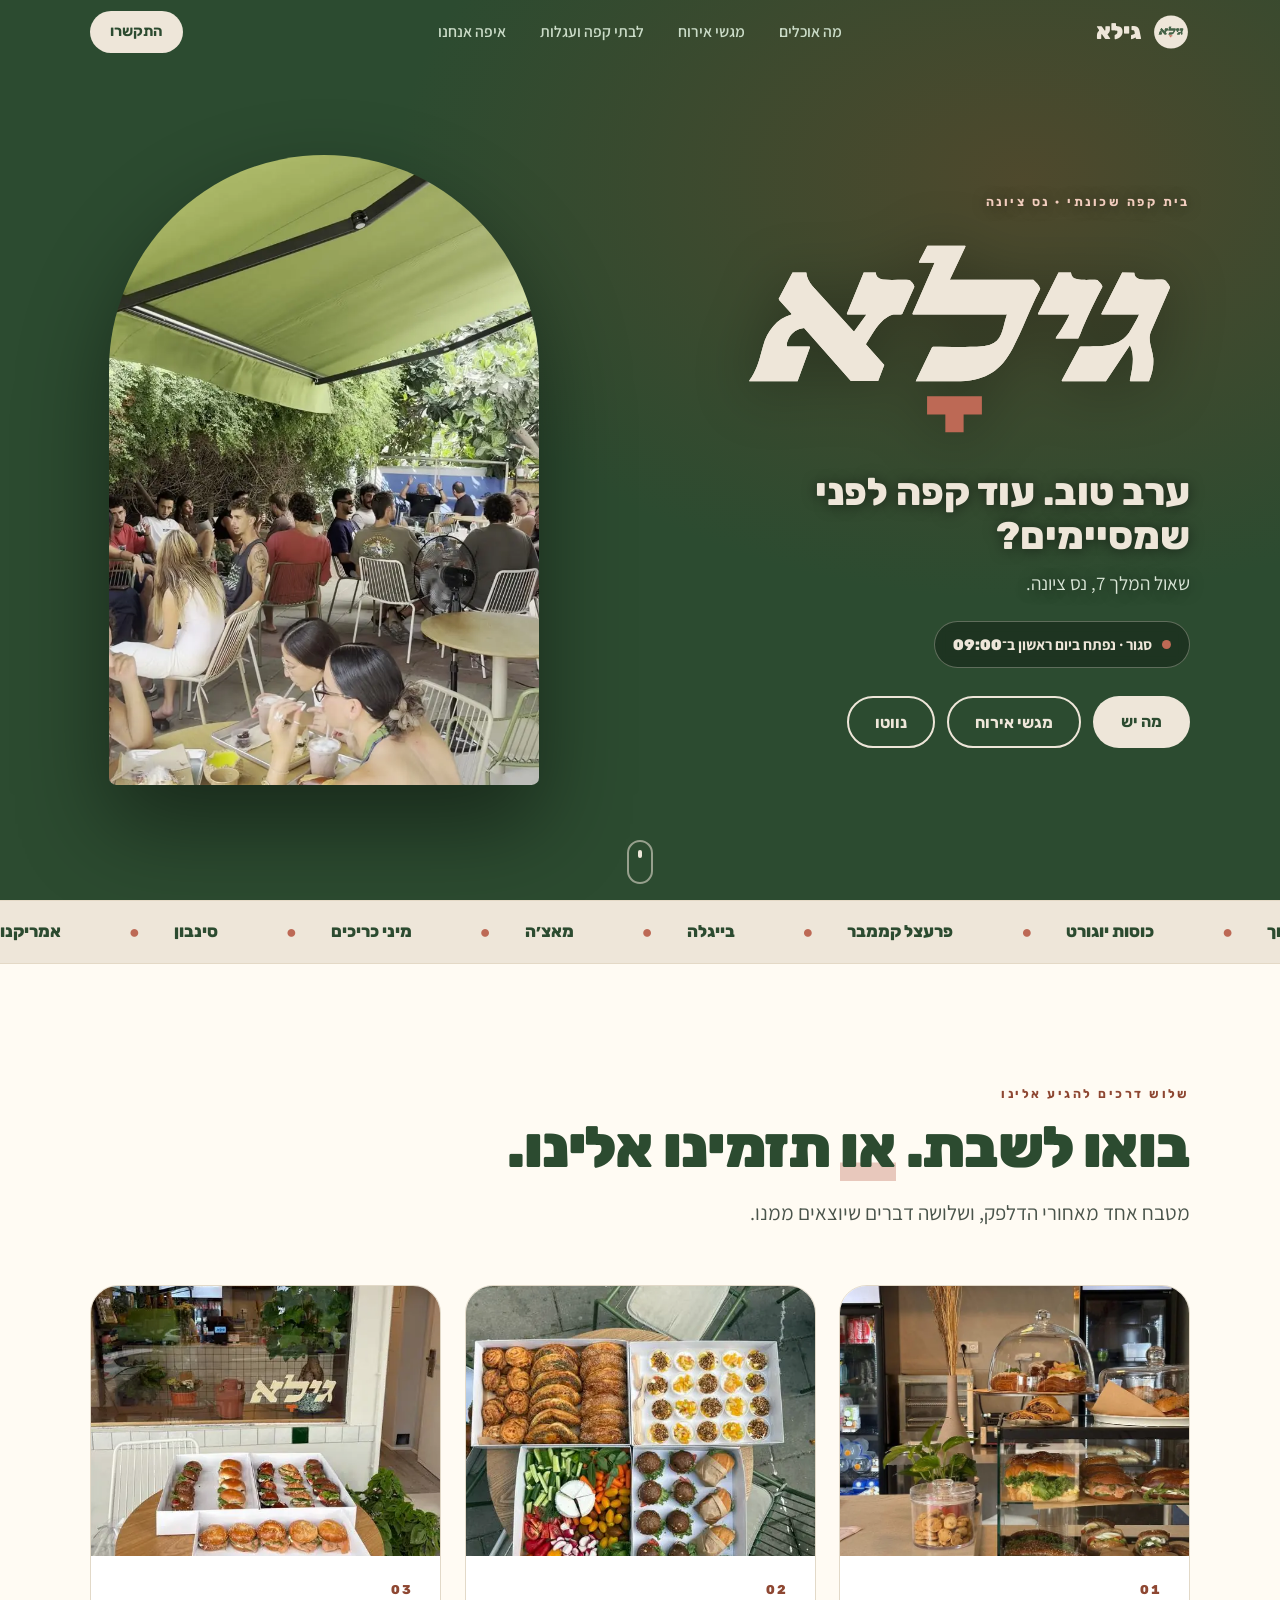
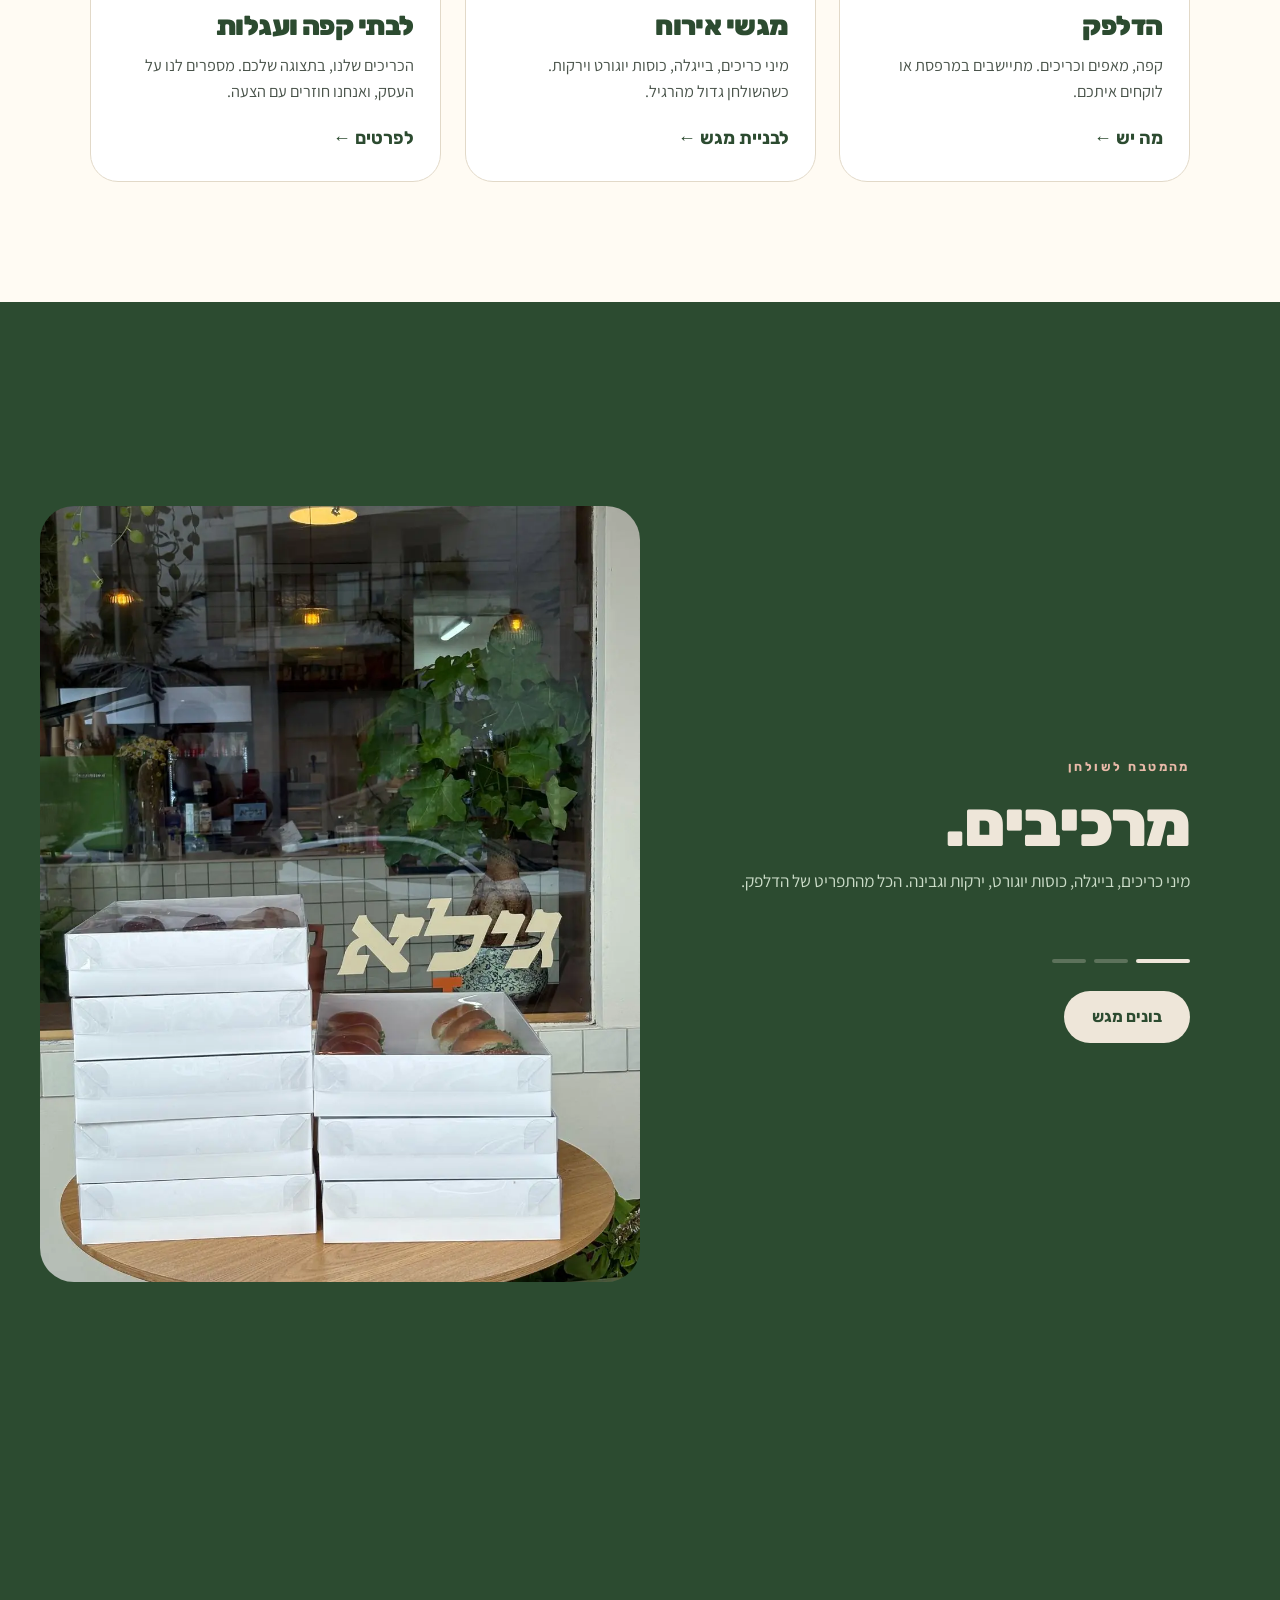
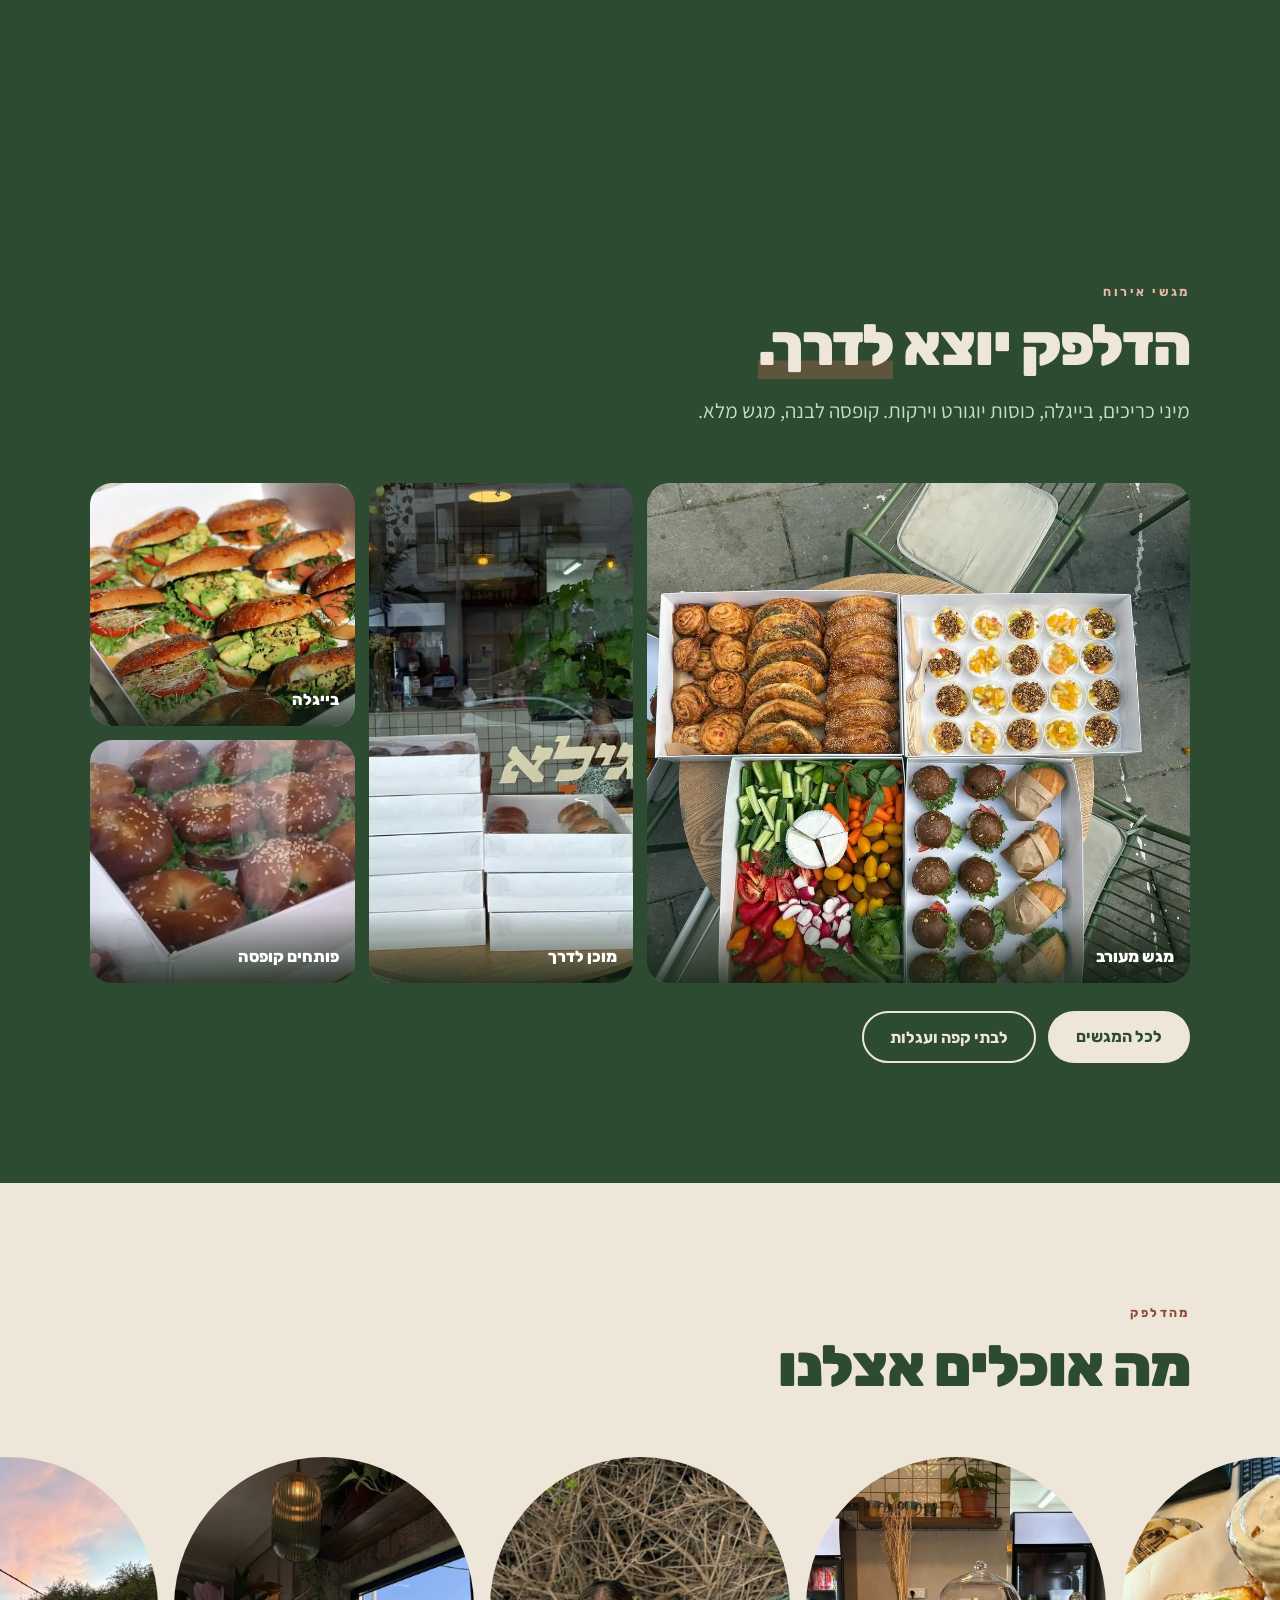
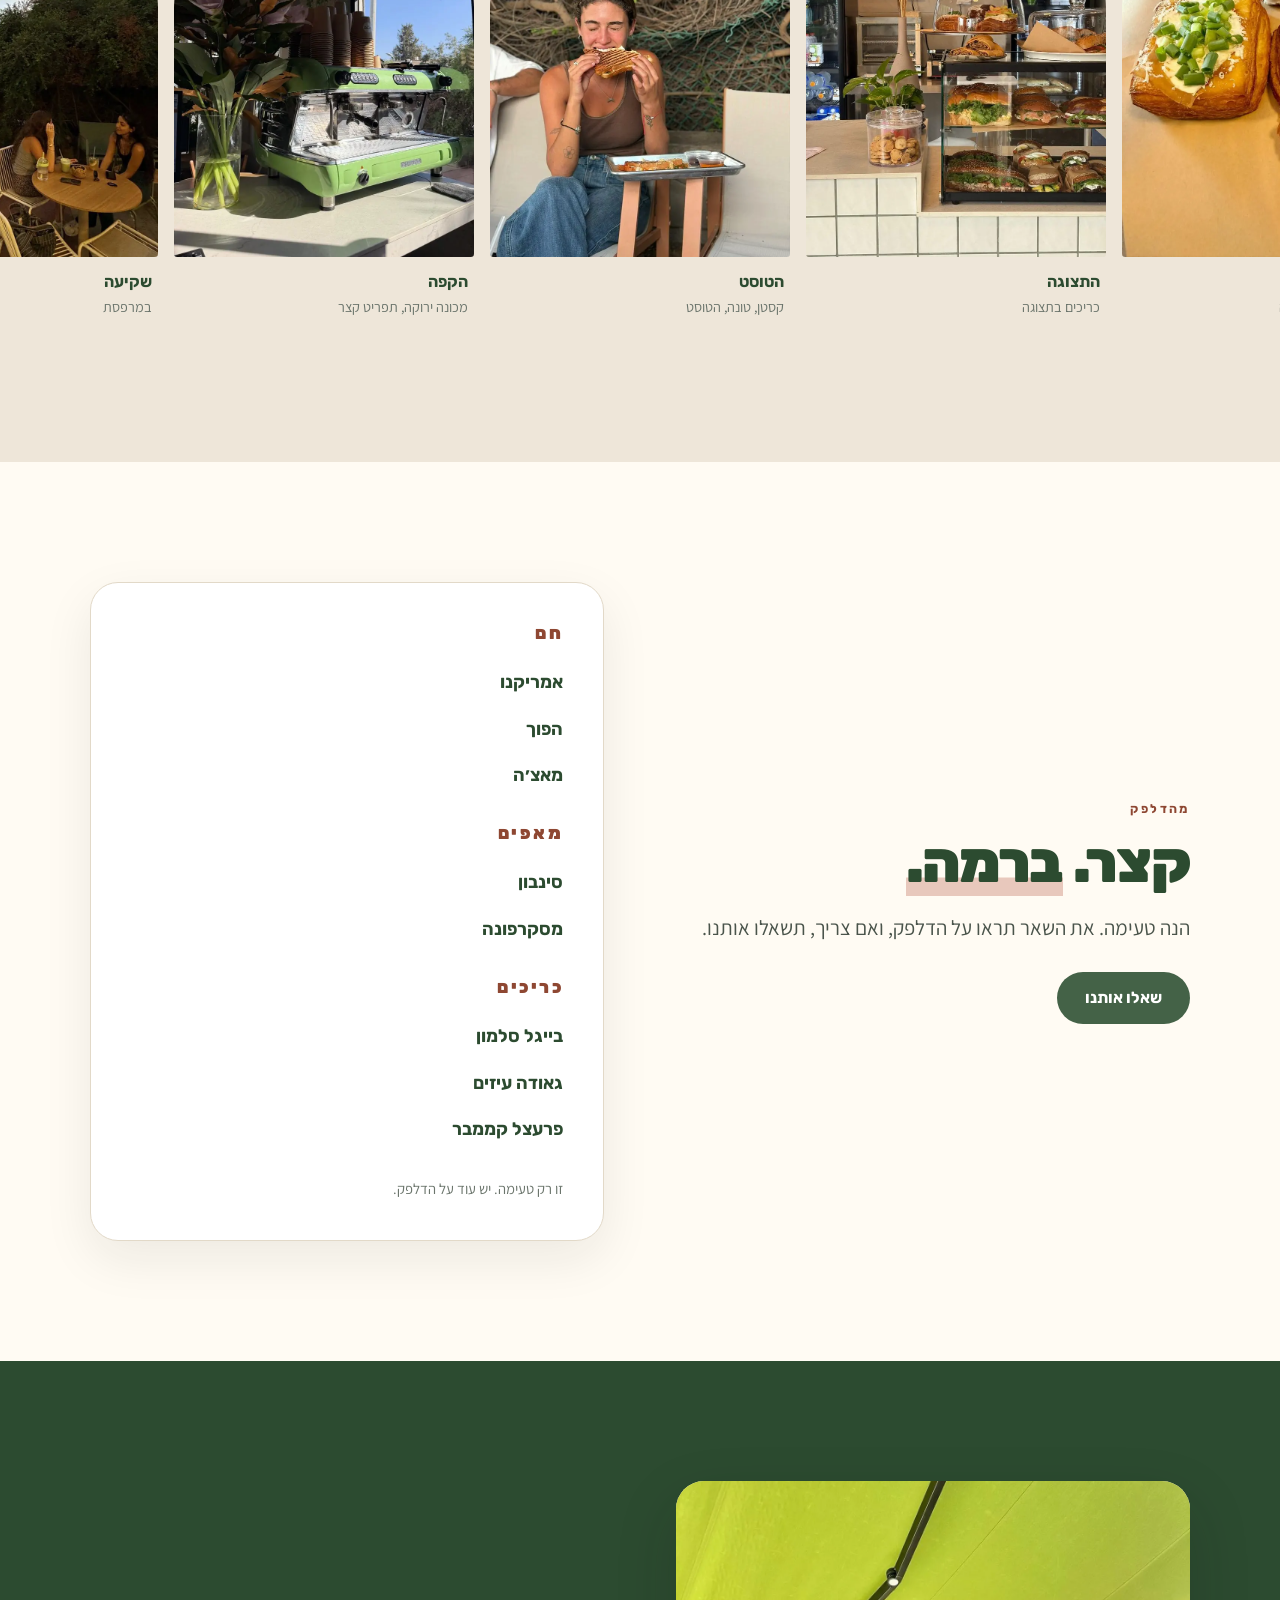
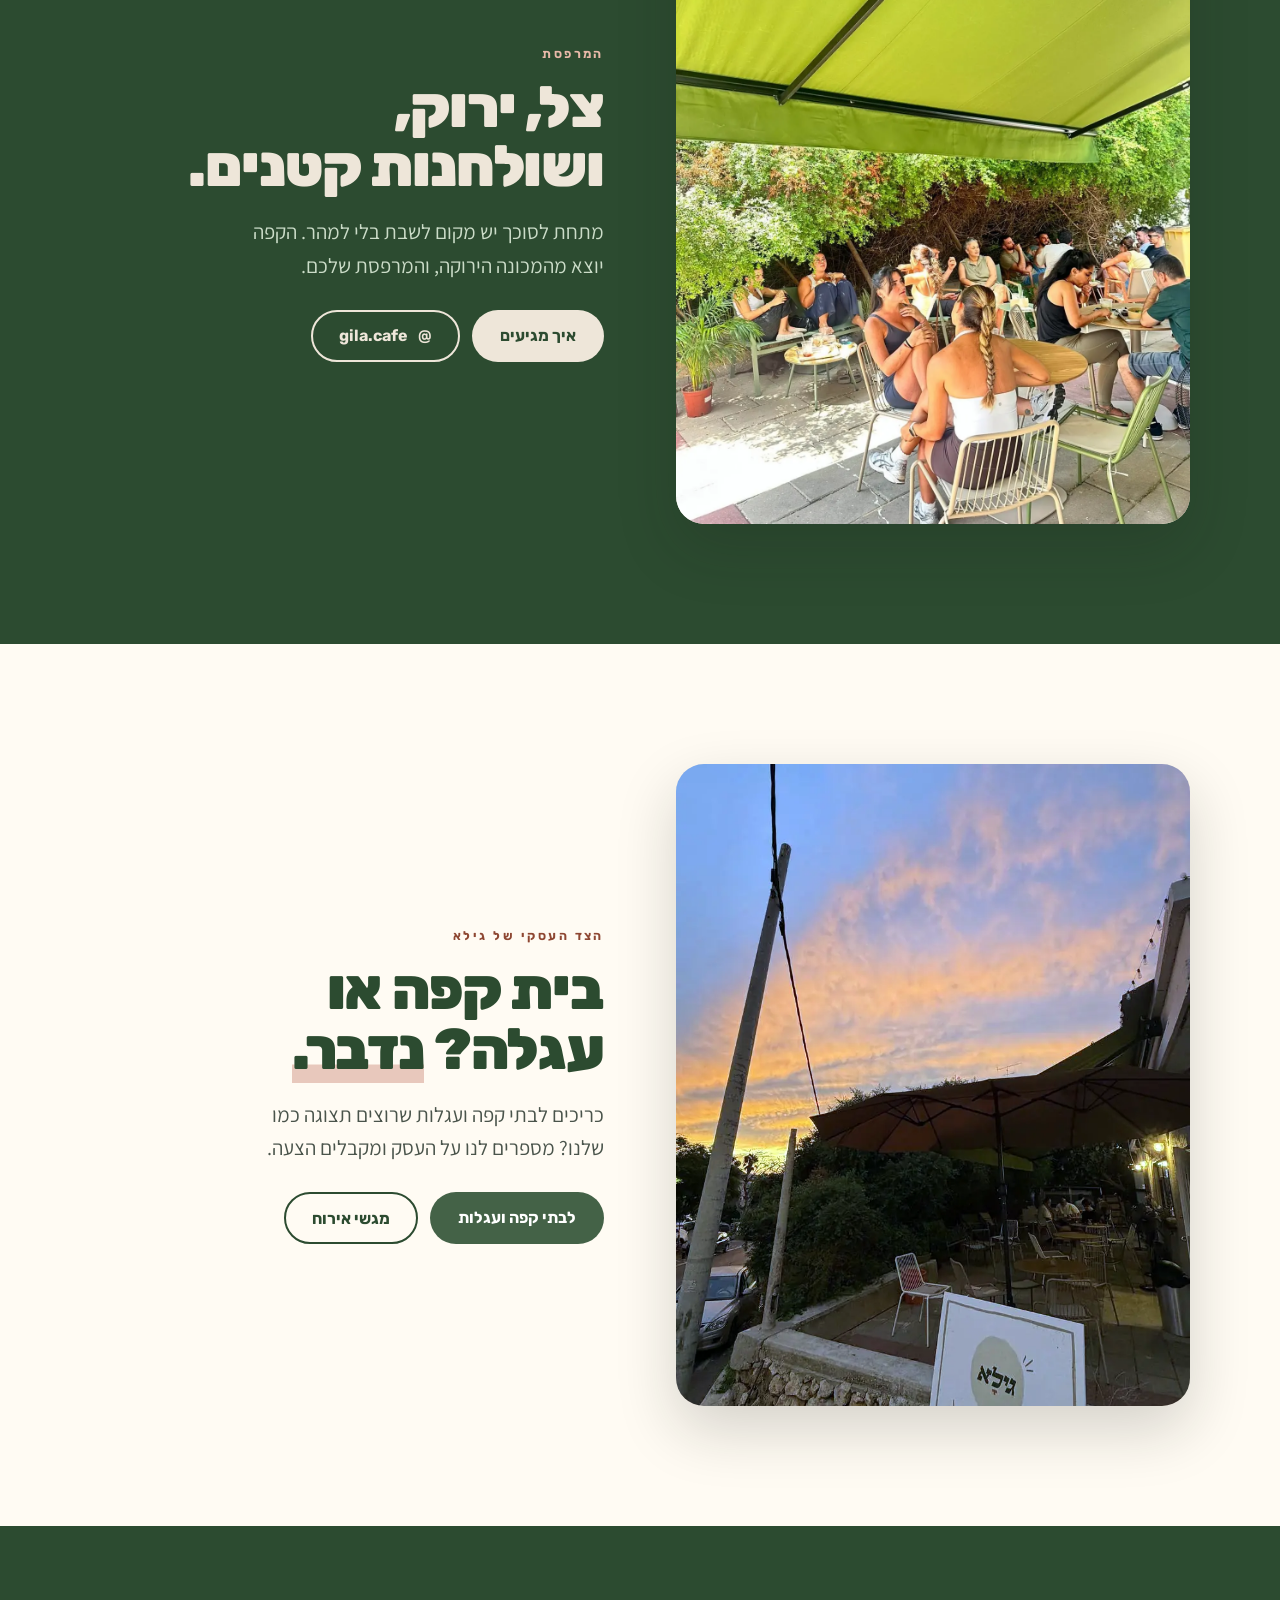
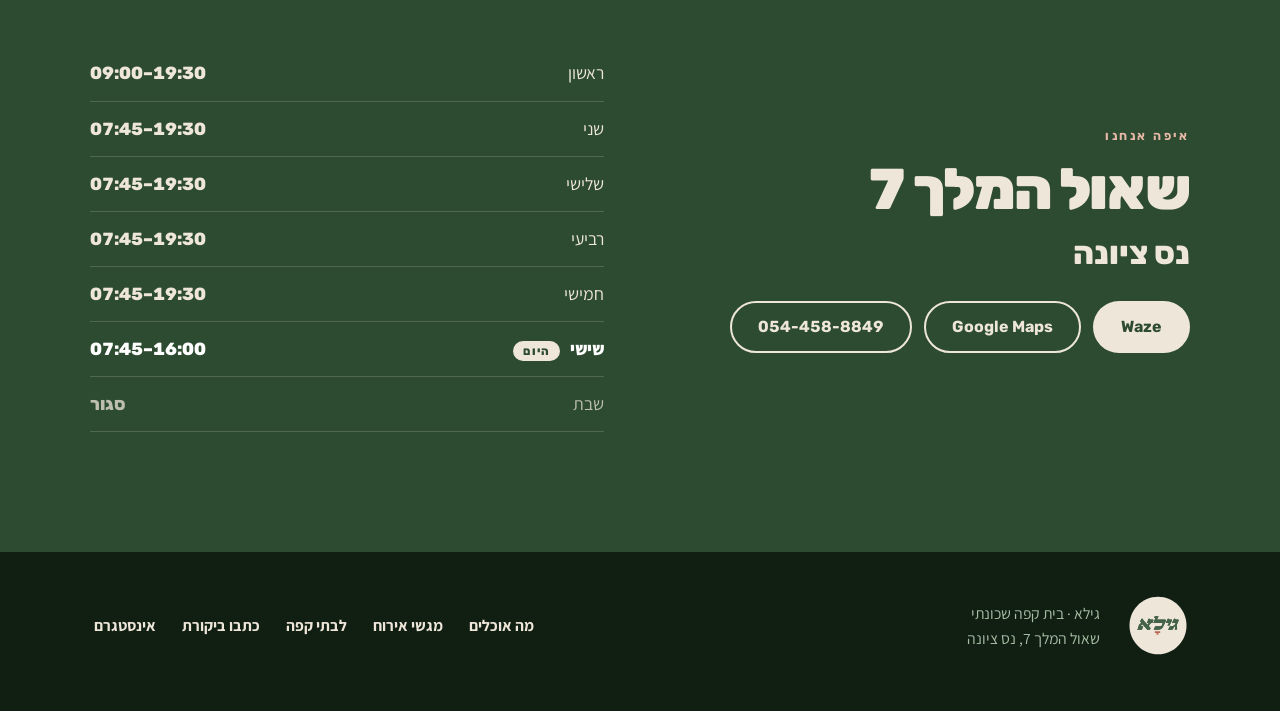
<file: menu/index.html>
<!doctype html>
<html lang="he" dir="rtl">
<head>
<meta charset="utf-8">
<meta name="viewport" content="width=device-width, initial-scale=1">
<title>גילא — בית קפה שכונתי בנס ציונה</title>
<meta name="robots" content="noindex">
<link rel="canonical" href="https://idobachartau.github.io/gila-cafe/">
<meta http-equiv="refresh" content="0;url=../#menu">
<script>location.replace("../#menu")</script>
</head>
<body style="font-family:sans-serif;text-align:center;padding:40px"><a href="../#menu">המשך לגילא</a></body>
</html>
</file>
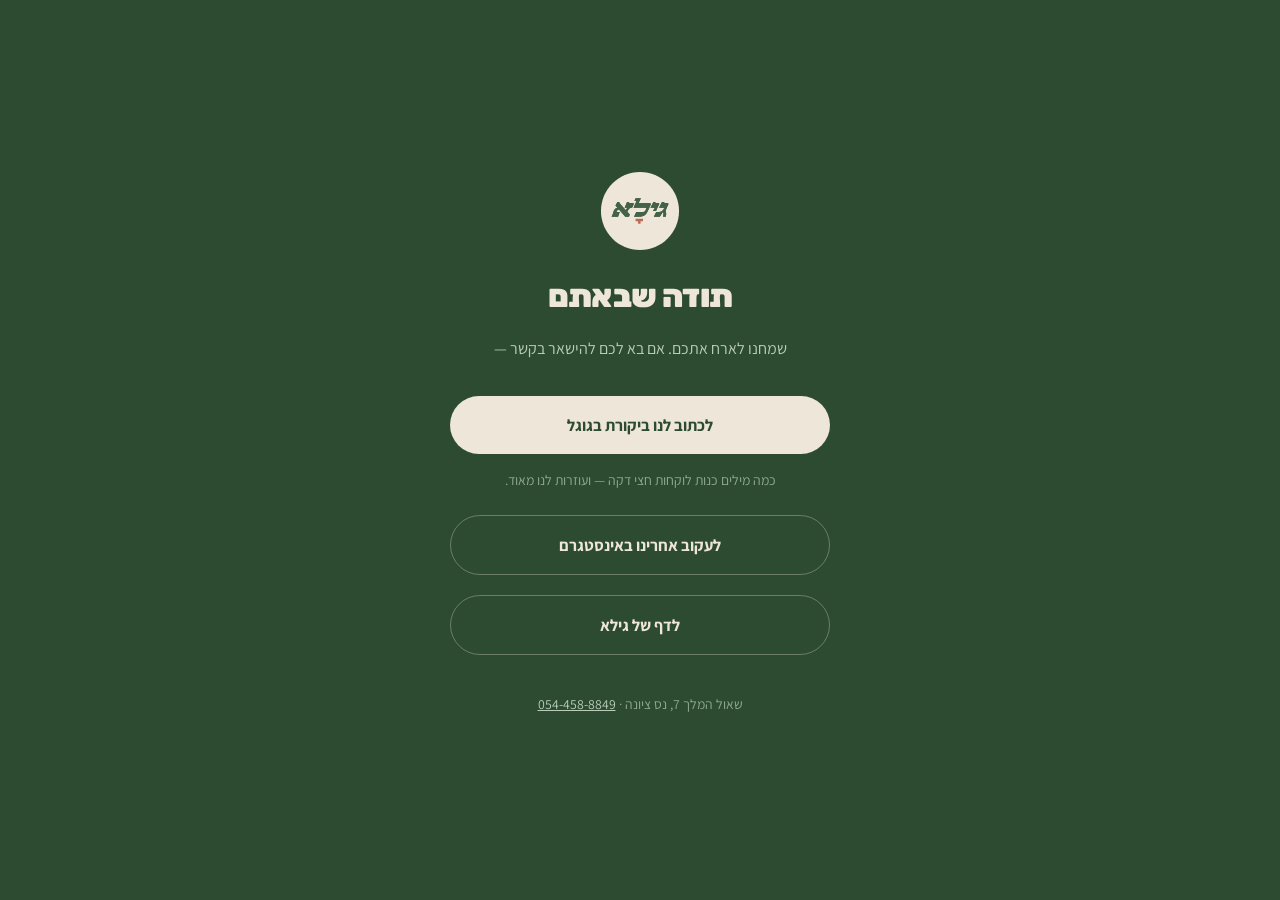
<file: r/index.html>
<!doctype html>
<html lang="he" dir="rtl">
<head>
<meta charset="utf-8">
<meta name="viewport" content="width=device-width, initial-scale=1, viewport-fit=cover">
<title>גילא — תודה שבאתם</title>
<meta name="robots" content="noindex">
<link rel="icon" href="../logo-badge-cream.svg" type="image/svg+xml">
<link rel="preconnect" href="https://fonts.googleapis.com">
<link rel="preconnect" href="https://fonts.gstatic.com" crossorigin>
<link rel="stylesheet" href="https://fonts.googleapis.com/css2?family=Rubik:wght@700;900&family=Assistant:wght@400;600;700&display=swap">

<!--  ┌──────────────────────────────────────────────────────────────────────┐
      │  GOOGLE REVIEW LINK — live; verified by hand on 04.09.2026.          │
      │  The Business Profile is verified (5.0 from 4 reviews), so the       │
      │  Google button below is active and is the primary ask on this page.  │
      │                                                                      │
      │  The placeid in the URL is Gila's own:                               │
      │      ChIJdykL5yW3AhURvq7gdRcDonY                                     │
      │  It is the Place ID of the same listing whose Maps CID is            │
      │      https://maps.google.com/?cid=8548398441999412926                │
      │  i.e. the identical place, expressed as a decimal CID rather than    │
      │  as an encoded Place ID. Checked by hand — the link opens the        │
      │  star-rating dialog on Gila's profile, not a Maps search.            │
      │  The URL is hardcoded in the review button's href below, so the      │
      │  button works with or without JavaScript.                            │
      │                                                                      │
      │  Every printed QR code points at this page: do not change its path   │
      │  (/r/), its filename or its structure. Only the contents.            │
      └──────────────────────────────────────────────────────────────────────┘ -->
<style>
:root{
  --green:#446247;--green-deep:#2C4B30;--cream:#EEE6D9;--page:#FFFBF3;
  --terracotta:#BD6955;--ink:#141D15;--ink-muted:#4A544B;
  --display:'Rubik','Segoe UI',sans-serif;--body:'Assistant','Segoe UI',sans-serif;
}
*{box-sizing:border-box}
body{
  margin:0;min-height:100vh;background:var(--green-deep);color:var(--cream);
  font-family:var(--body);font-size:17px;line-height:1.6;direction:rtl;text-align:center;
  display:flex;align-items:center;justify-content:center;padding:32px 22px;
  -webkit-font-smoothing:antialiased;
}
.card{max-width:380px;width:100%;display:flex;flex-direction:column;align-items:center;gap:8px}
.badge{width:88px;height:80px;margin-bottom:12px}
h1{font-family:var(--display);font-weight:900;font-size:2rem;margin:0;letter-spacing:-.02em}
p.lede{margin:6px 0 26px;color:#B9CDB8;font-size:1rem}
a.btn{
  display:block;width:100%;padding:16px 22px;border-radius:999px;
  font-family:var(--body);font-weight:700;font-size:1.02rem;text-decoration:none;
  margin-bottom:12px;
}
a.primary{background:var(--cream);color:var(--green-deep)}
a.ghost{background:transparent;color:var(--cream);border:1.5px solid rgba(238,230,217,.32)}
p.hint{margin:-4px 0 16px;font-size:.87rem;line-height:1.5;color:#8FA98E}
.foot{margin-top:18px;font-size:.86rem;color:#8FA98E}
.foot a{
  color:#B9CDB8;
  /* The phone number is the one thing on this page a customer taps with a thumb.
     As inline text its hit area was 76x18 CSS px — under the 24x24 WCAG minimum
     and well under Apple's 44pt. The padding grows the tap area to ~96x44;
     the matching negative margin keeps the footer sitting exactly where it did. */
  display:inline-block;
  padding:13px 10px;
  margin:-13px -10px;
  -webkit-tap-highlight-color:rgba(238,230,217,.18);
}
</style>
</head>
<body>
<div class="card">
  <img class="badge" src="../logo-badge-cream.svg" alt="גילא">
  <h1>תודה שבאתם</h1>
  <p class="lede">שמחנו לארח אתכם. אם בא לכם להישאר בקשר —</p>

  <a class="btn primary" id="google" href="https://search.google.com/local/writereview?placeid=ChIJdykL5yW3AhURvq7gdRcDonY">לכתוב לנו ביקורת בגוגל</a>
  <p class="hint" id="googleHint">כמה מילים כנות לוקחות חצי דקה — ועוזרות לנו מאוד.</p>

  <a class="btn ghost" id="instagram" href="https://instagram.com/gila.cafe">לעקוב אחרינו באינסטגרם</a>
  <a class="btn ghost" href="../">לדף של גילא</a>

  <p class="foot">שאול המלך 7, נס ציונה · <a href="tel:0544588849"><span style="direction:ltr;unicode-bidi:isolate;white-space:nowrap">054-458-8849</span></a></p>
</div>
</body>
</html>
</file>
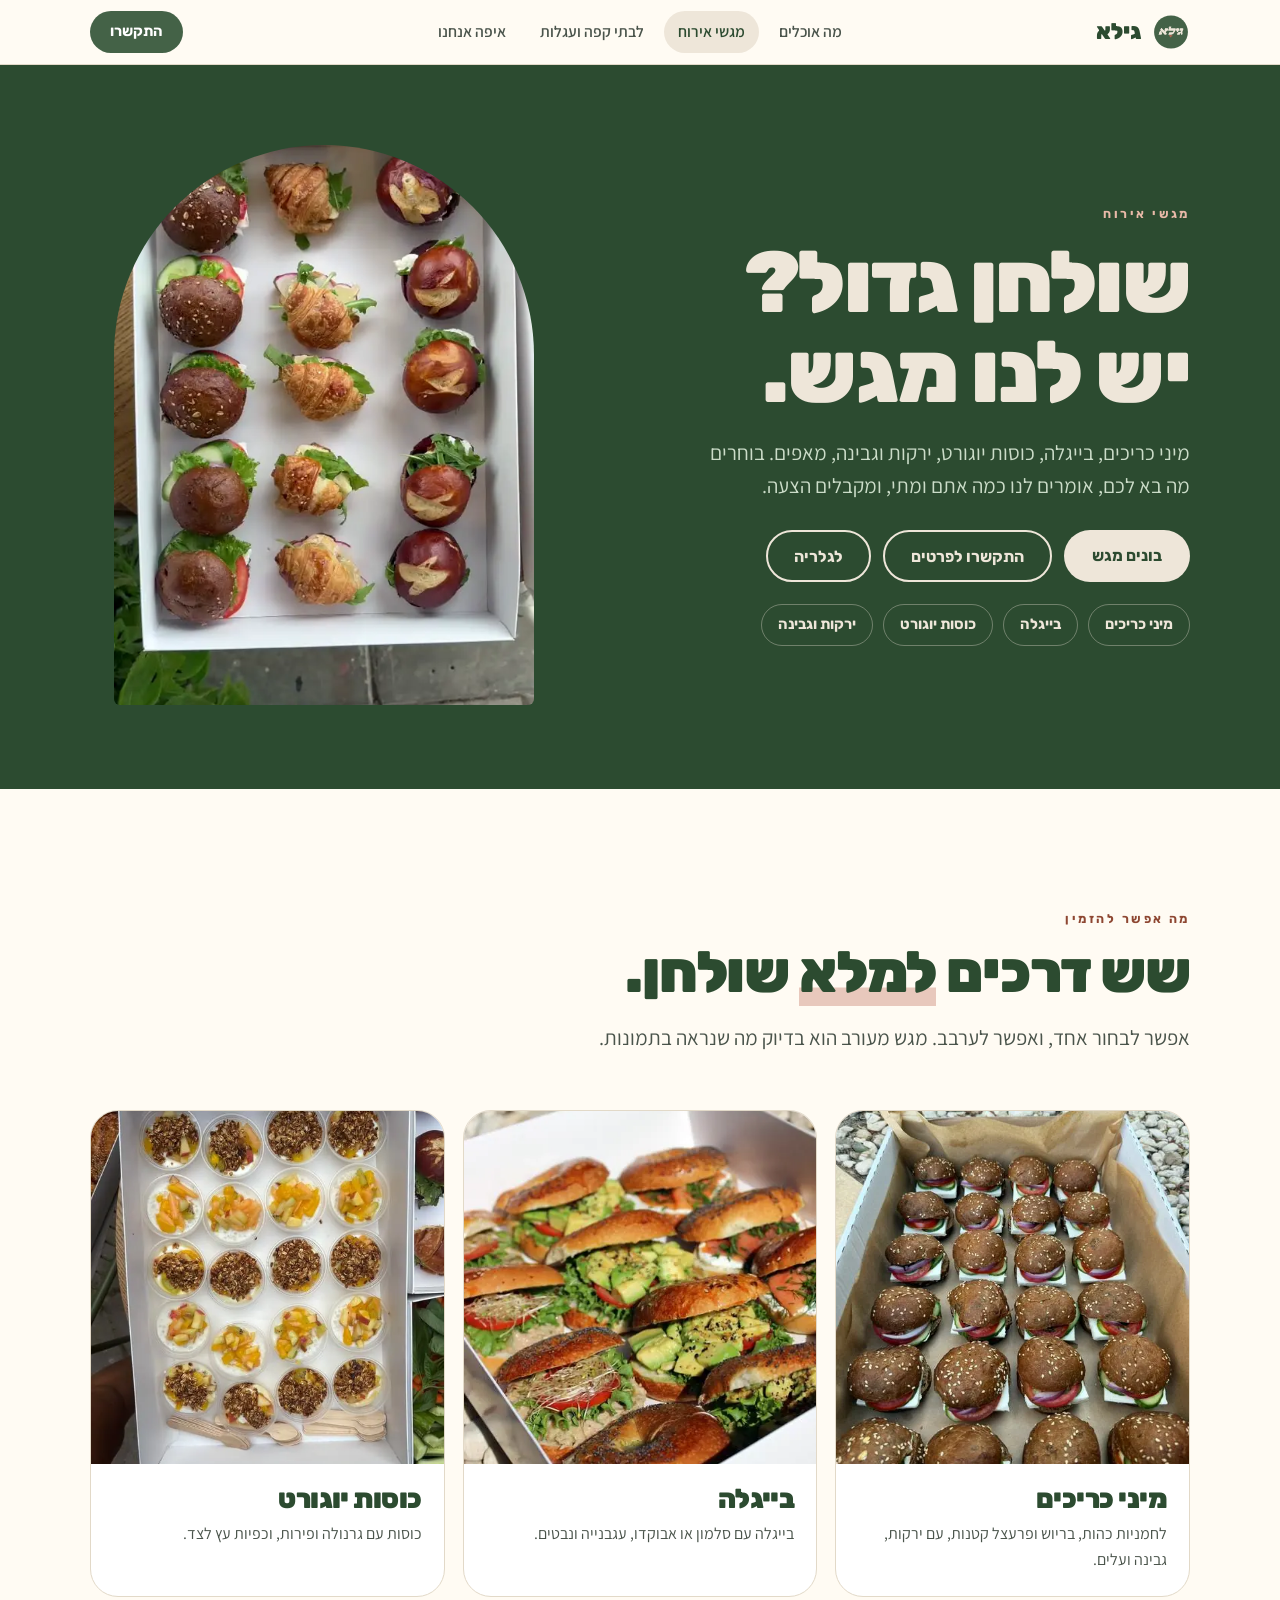
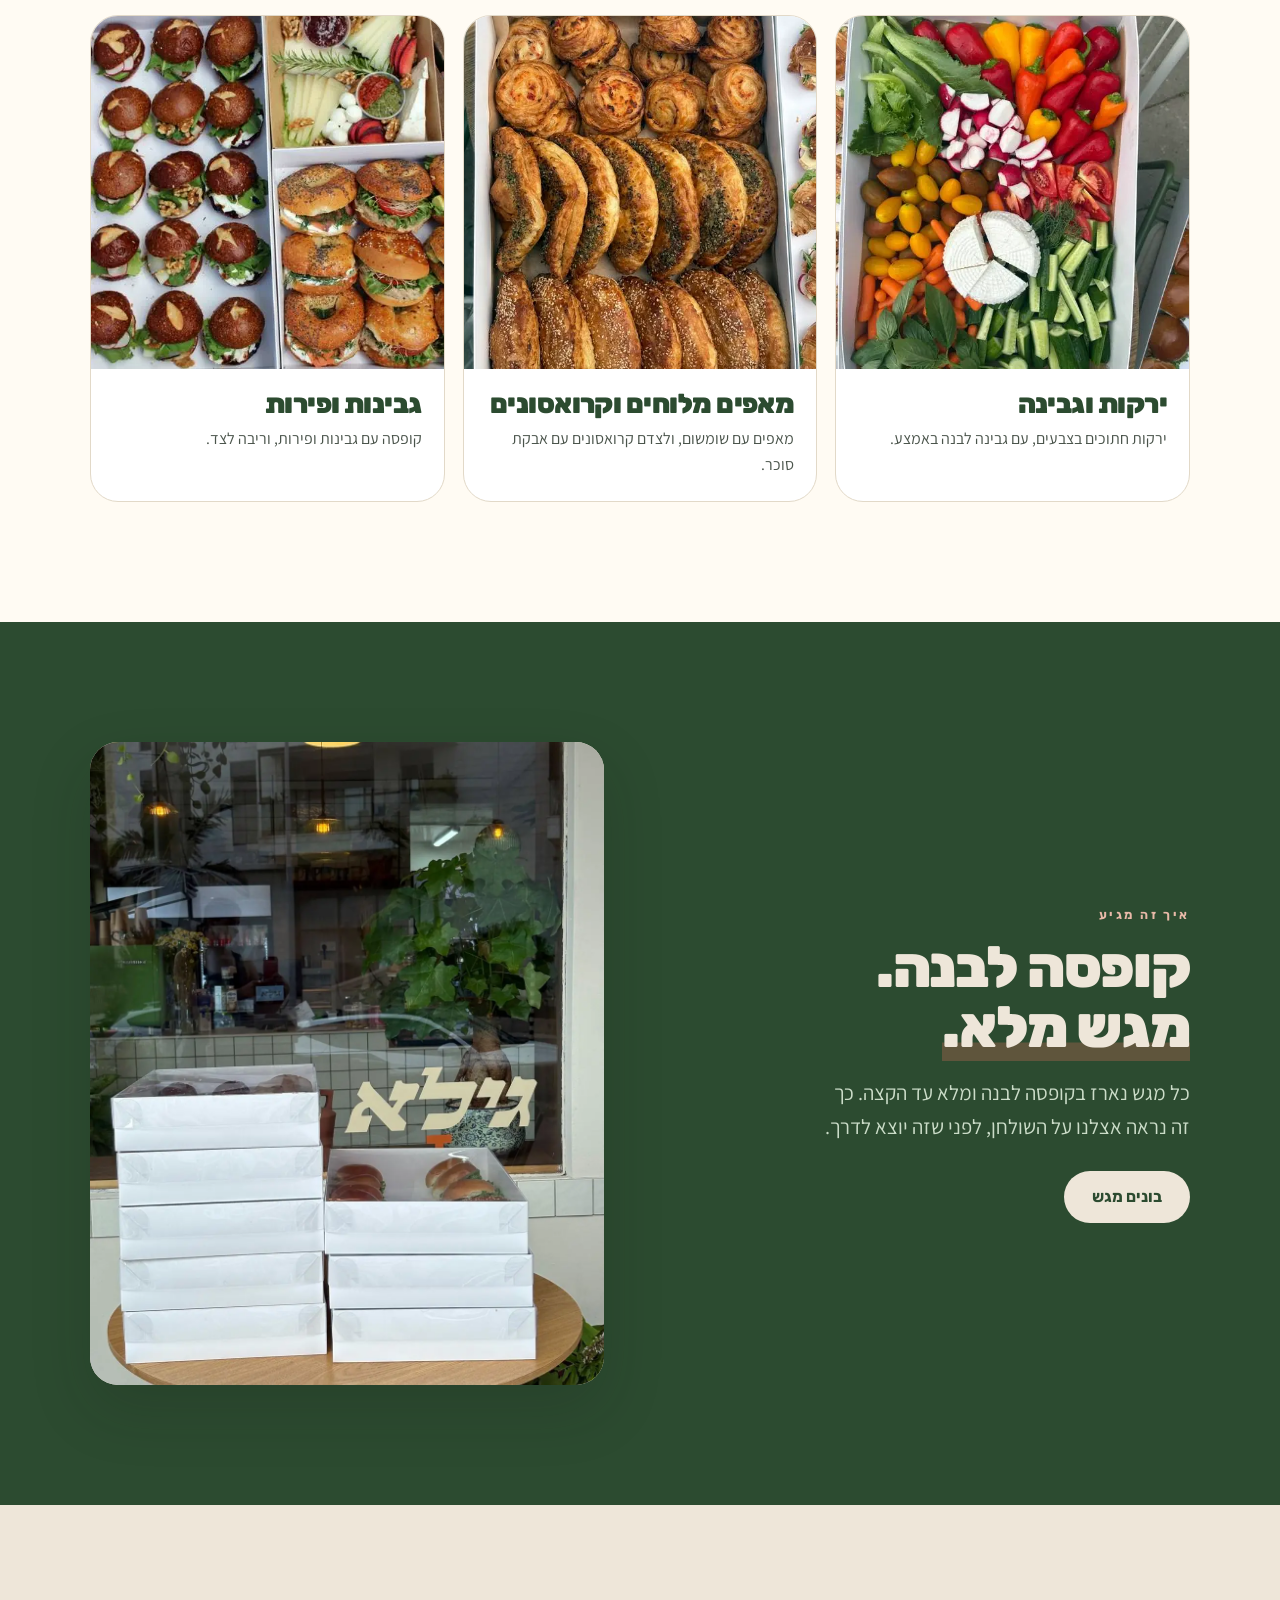
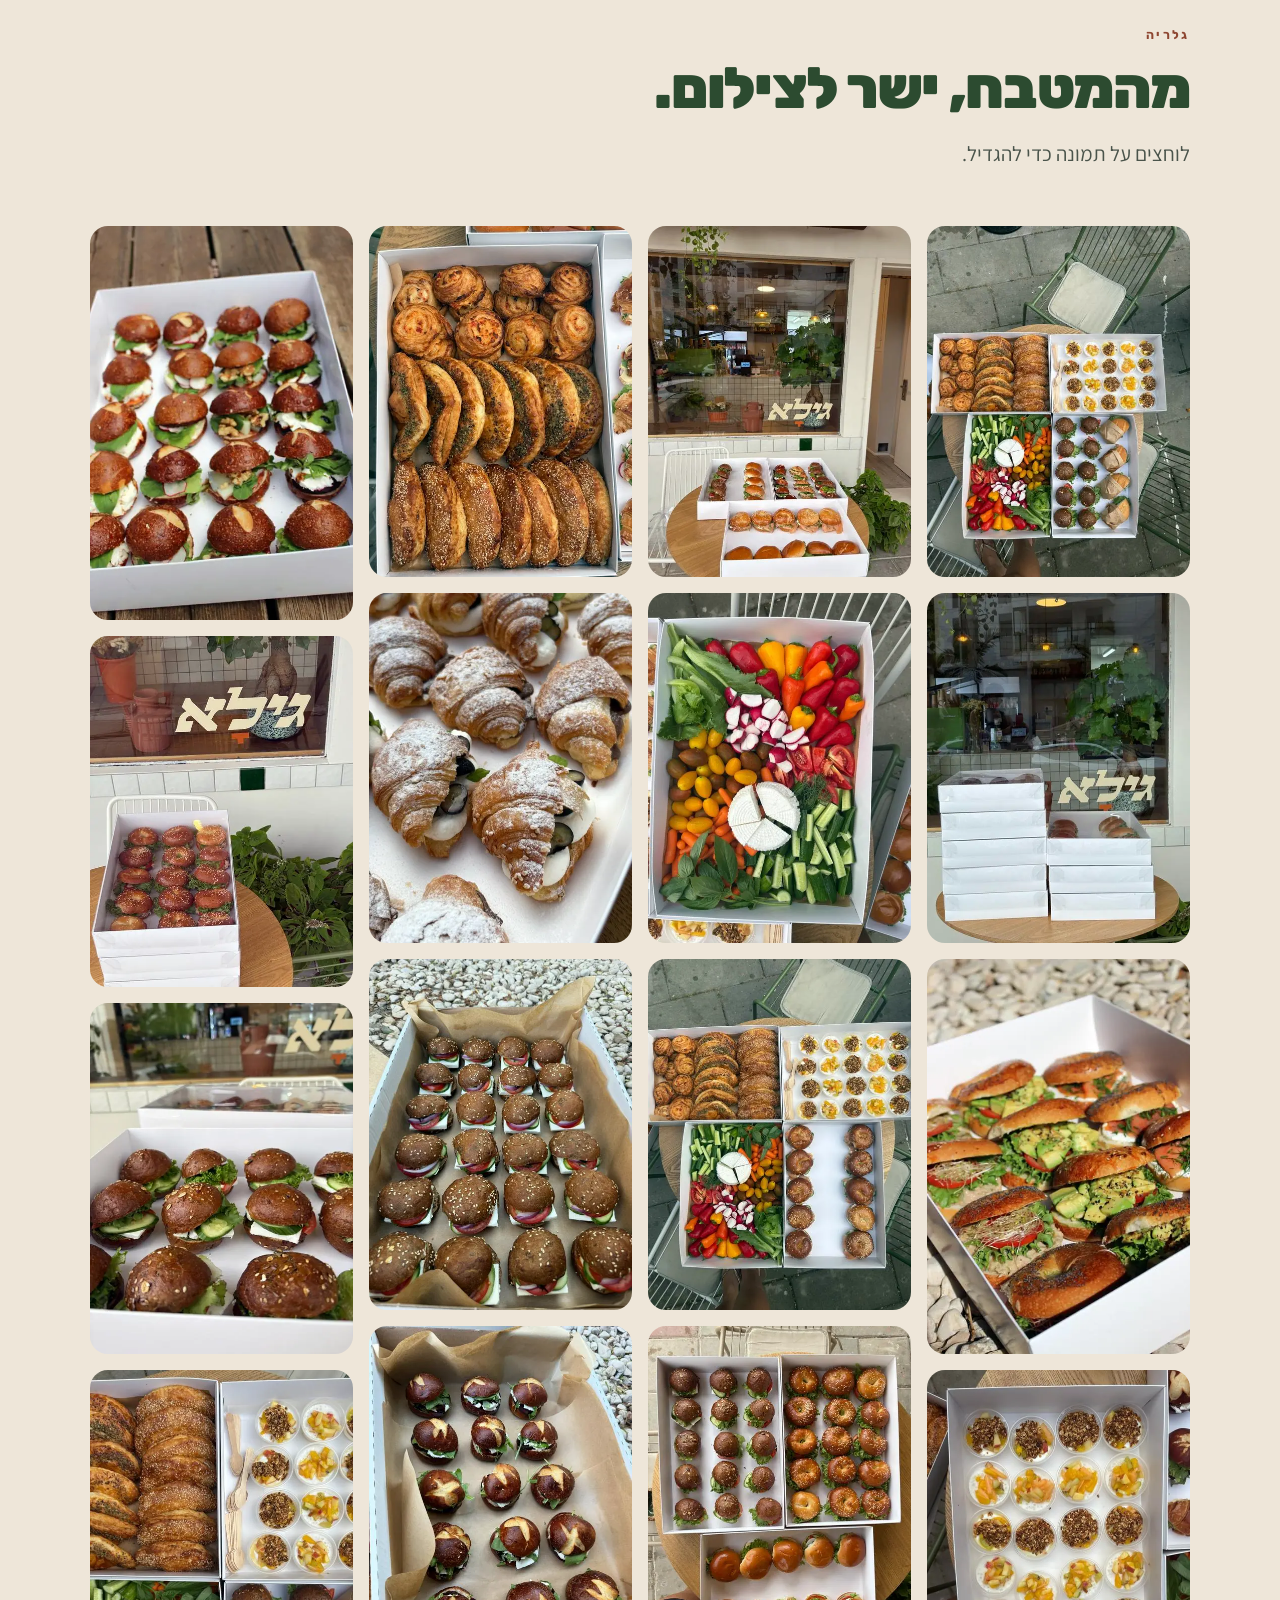
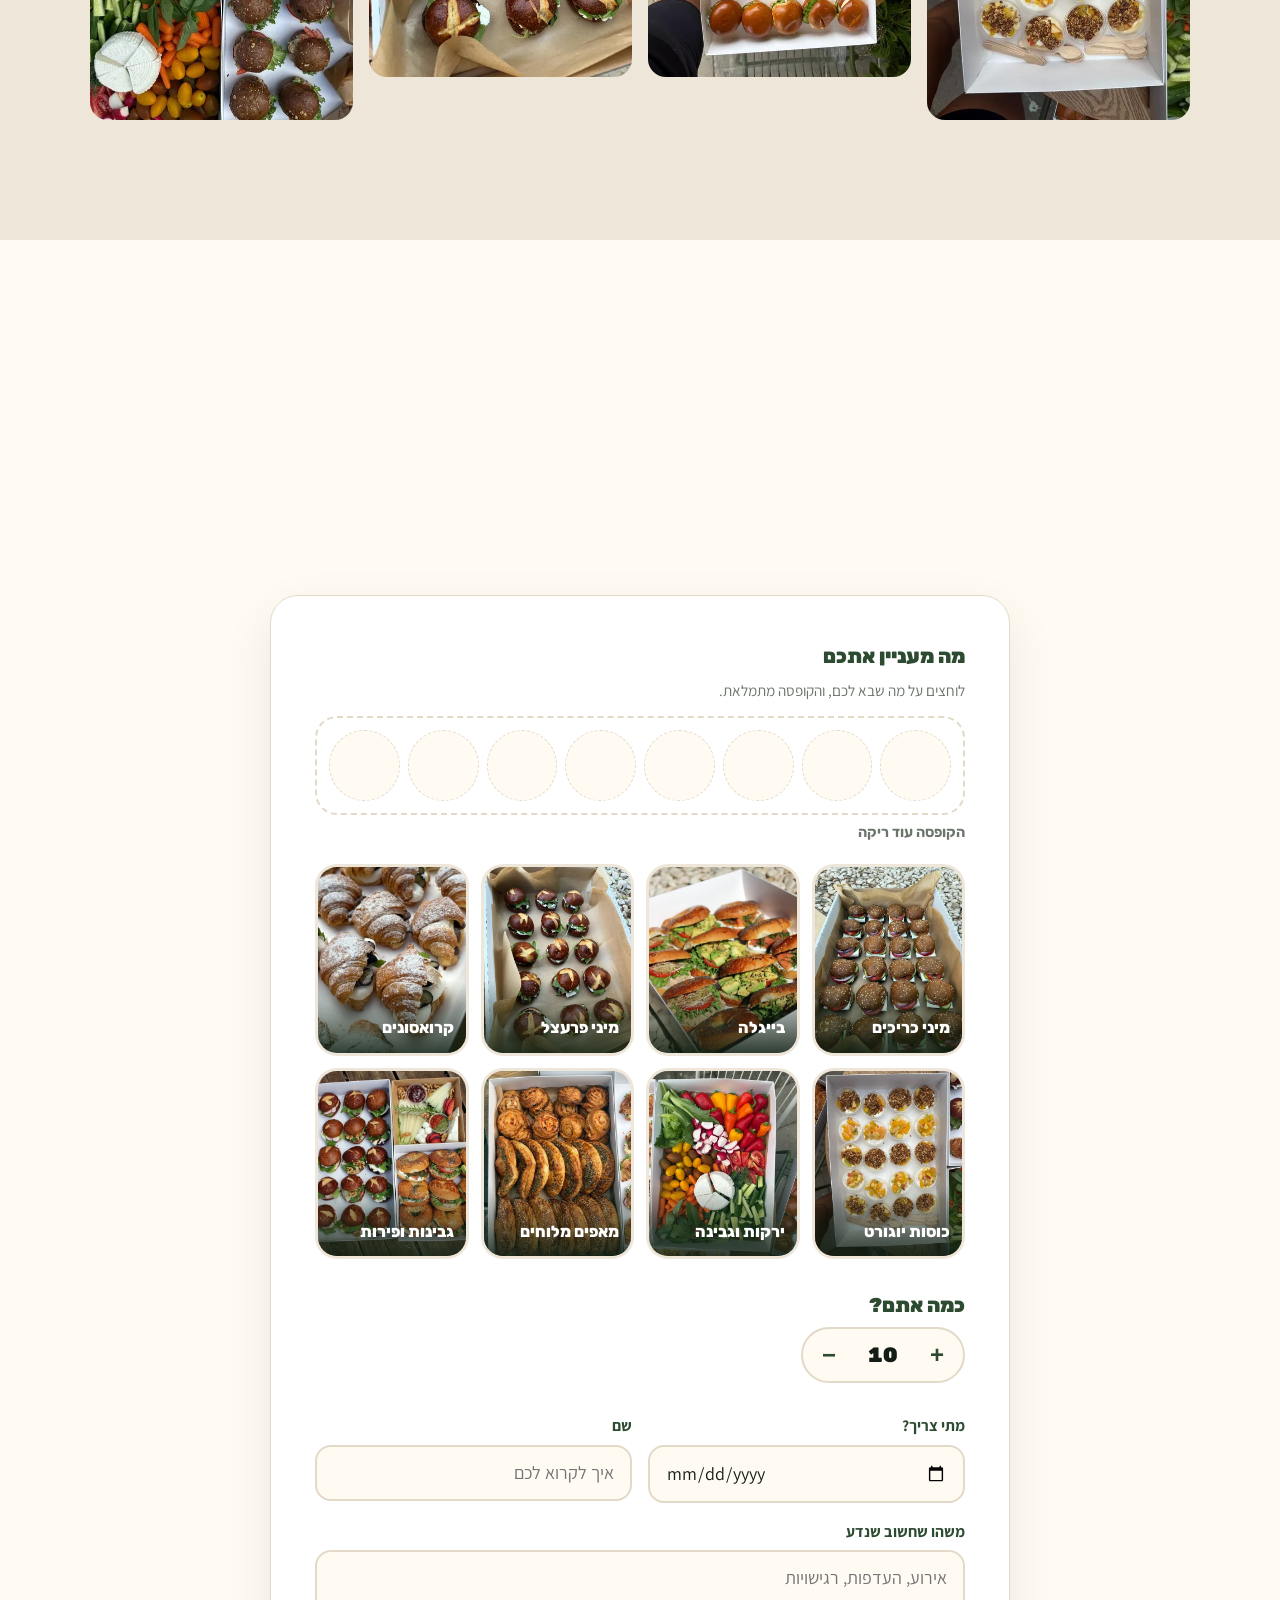
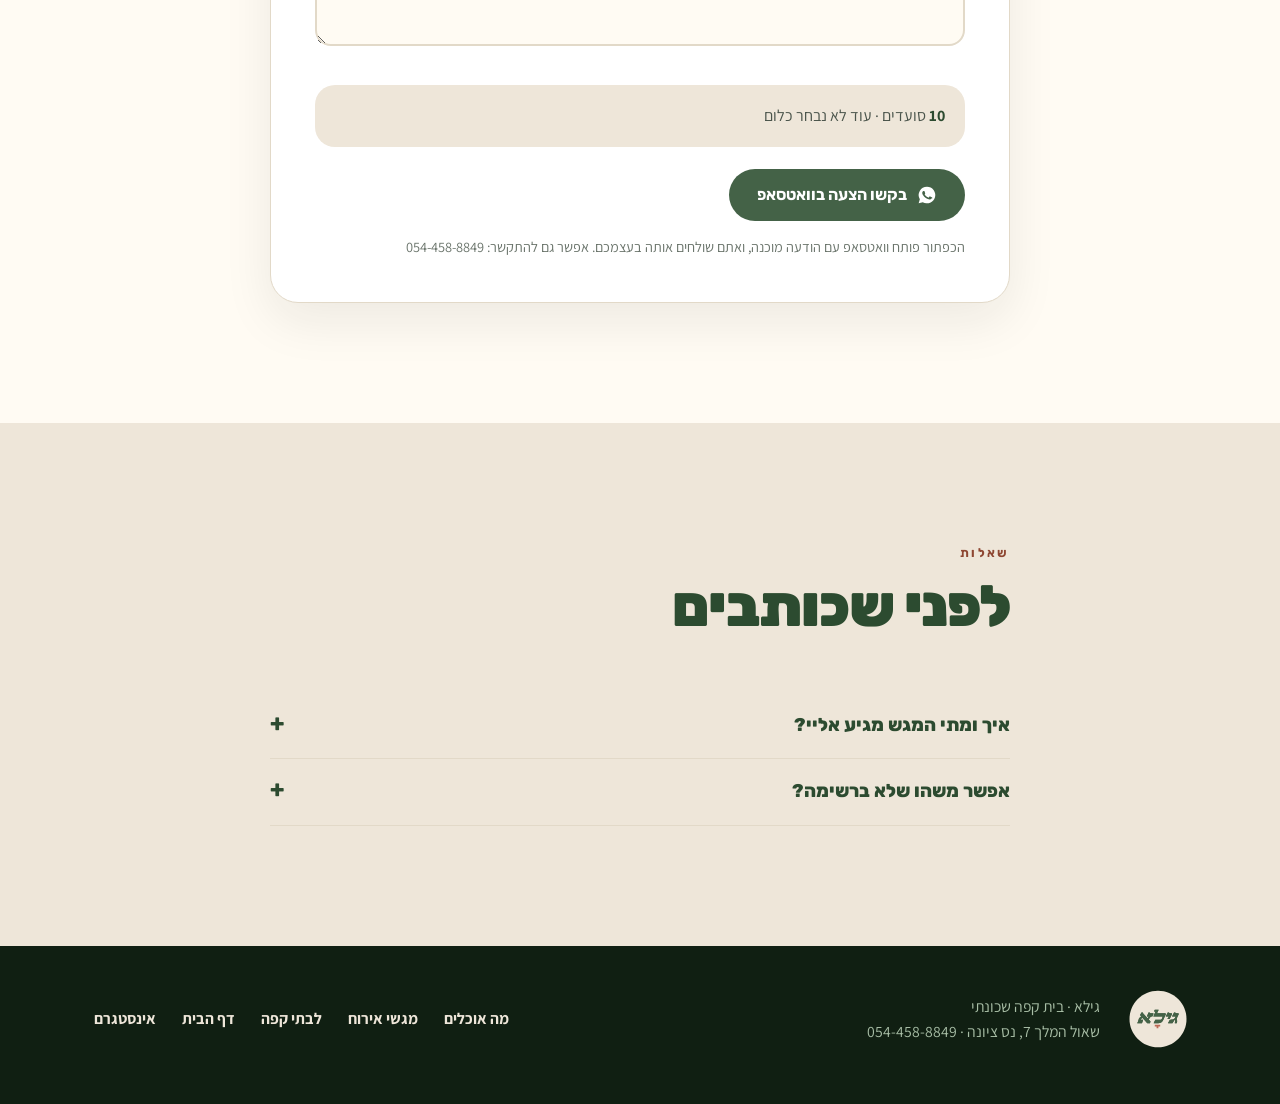
<file: trays/index.html>
<!doctype html>
<html lang="he" dir="rtl" class="no-js">
<head>
<meta charset="utf-8">
<meta name="viewport" content="width=device-width, initial-scale=1, viewport-fit=cover">
<title>מגשי אירוח — גילא, נס ציונה</title>
<meta name="description" content="מגשי אירוח של גילא, בית קפה שכונתי בנס ציונה: מיני כריכים, בייגלה, כוסות יוגורט, ירקות וגבינה ומאפים. בוחרים ומבקשים הצעה בוואטסאפ.">
<meta name="theme-color" content="#2C4B30">
<link rel="canonical" href="https://idobachartau.github.io/gila-cafe/trays/">
<link rel="icon" href="../logo-badge-cream.svg" type="image/svg+xml">
<meta property="og:type" content="website">
<meta property="og:title" content="מגשי אירוח — גילא, נס ציונה">
<meta property="og:description" content="מגשי אירוח של גילא, בית קפה שכונתי בנס ציונה: מיני כריכים, בייגלה, כוסות יוגורט, ירקות וגבינה ומאפים. בוחרים ומבקשים הצעה בוואטסאפ.">
<meta property="og:locale" content="he_IL">
<meta property="og:url" content="https://idobachartau.github.io/gila-cafe/trays/">
<meta property="og:image" content="https://idobachartau.github.io/gila-cafe/photos/t26.jpg">
<meta name="twitter:card" content="summary_large_image">
<link rel="preconnect" href="https://fonts.googleapis.com">
<link rel="preconnect" href="https://fonts.gstatic.com" crossorigin>
<link rel="stylesheet" href="https://fonts.googleapis.com/css2?family=Rubik:wght@500;700;800;900&family=Assistant:wght@400;600;700&display=swap" media="print" onload="this.media='all'">
<noscript><link rel="stylesheet" href="https://fonts.googleapis.com/css2?family=Rubik:wght@500;700;800;900&family=Assistant:wght@400;600;700&display=swap"></noscript>
<link rel="preload" as="image" href="../photos/vid0.webp" fetchpriority="high">
<link rel="stylesheet" href="../gila.css">
</head>
<body>
<a class="skip" href="#main">דלגו לתוכן</a>
<nav class="nav" aria-label="ראשי">
  <div class="wrap">
    <a class="brand" href="../"><img src="../brand/logo-badge-green.svg" alt="" width="38" height="35">גילא</a>
    <ul>
      <li><a href="../#menu">מה אוכלים</a></li>
      <li><a href="../trays/" aria-current="page">מגשי אירוח</a></li>
      <li><a href="../b2b/">לבתי קפה ועגלות</a></li>
      <li><a href="../#find">איפה אנחנו</a></li>
    </ul>
    <a class="btn btn-green btn-sm call" href="tel:+972544588849">התקשרו</a>
  </div>
  <div class="progress" aria-hidden="true"></div>
</nav>

<header class="page-hero on-dark">
  <div class="wrap">
    <div>
      <p class="eyebrow">מגשי אירוח</p>
      <h1>שולחן גדול? <br>יש לנו מגש.</h1>
      <p class="lede">מיני כריכים, בייגלה, כוסות יוגורט, ירקות וגבינה, מאפים. בוחרים מה בא לכם, אומרים לנו כמה אתם ומתי, ומקבלים הצעה.</p>
      <div class="row"><a class="btn btn-cream" href="#build">בונים מגש</a><a class="btn btn-line" href="tel:+972544588849">התקשרו לפרטים</a><a class="btn btn-line" href="#gallery">לגלריה</a></div>
      <div class="statline"><span>מיני כריכים</span><span>בייגלה</span><span>כוסות יוגורט</span><span>ירקות וגבינה</span></div>
    </div>
    <div class="arch"><video src="../photos/vid0.mp4" poster="../photos/vid0.webp" autoplay muted loop playsinline preload="metadata"></video></div>
  </div>
</header>
<main id="main">
<section>
  <div class="wrap">
    <div class="head rv">
      <p class="eyebrow">מה אפשר להזמין</p>
      <h2>שש דרכים <span class="mark">למלא</span> שולחן.</h2>
      <p class="lede">אפשר לבחור אחד, ואפשר לערבב. מגש מעורב הוא בדיוק מה שנראה בתמונות.</p>
    </div>
    <div class="cats">
      <article class="cat rv"><div class="ph"><img src="../photos/t07-s.webp" loading="lazy" width="700" height="933" alt="מגש מיני כריכים בלחמניות כהות על נייר אפייה"></div><div class="tx"><h3>מיני כריכים</h3><p>לחמניות כהות, בריוש ופרעצל קטנות, עם ירקות, גבינה ועלים.</p></div></article>
      <article class="cat rv"><div class="ph"><img src="../photos/t13-s.webp" loading="lazy" width="700" height="933" alt="קופסת בייגלה עם סלמון ואבוקדו"></div><div class="tx"><h3>בייגלה</h3><p>בייגלה עם סלמון או אבוקדו, עגבנייה ונבטים.</p></div></article>
      <article class="cat rv"><div class="ph"><img src="../photos/t03-s.webp" loading="lazy" width="700" height="933" alt="מגש כוסות יוגורט עם גרנולה ופירות"></div><div class="tx"><h3>כוסות יוגורט</h3><p>כוסות עם גרנולה ופירות, וכפיות עץ לצד.</p></div></article>
      <article class="cat rv"><div class="ph"><img src="../photos/t17-s.webp" loading="lazy" width="700" height="933" alt="מגש ירקות חתוכים וגבינה לבנה"></div><div class="tx"><h3>ירקות וגבינה</h3><p>ירקות חתוכים בצבעים, עם גבינה לבנה באמצע.</p></div></article>
      <article class="cat rv"><div class="ph"><img src="../photos/t28-s.webp" loading="lazy" width="700" height="933" alt="מגש מאפים מלוחים עם שומשום"></div><div class="tx"><h3>מאפים מלוחים וקרואסונים</h3><p>מאפים עם שומשום, ולצדם קרואסונים עם אבקת סוכר.</p></div></article>
      <article class="cat rv"><div class="ph"><img src="../photos/t09-s.webp" loading="lazy" width="700" height="933" alt="קופסת גבינות ופירות לצד מיני כריכים"></div><div class="tx"><h3>גבינות ופירות</h3><p>קופסה עם גבינות ופירות, וריבה לצד.</p></div></article>
    </div>
  </div>
</section>

<section class="s-dark on-dark">
  <div class="wrap split">
    <div class="rv">
      <p class="eyebrow">איך זה מגיע</p>
      <h2>קופסה לבנה. <span class="mark">מגש מלא.</span></h2>
      <p class="lede">כל מגש נארז בקופסה לבנה ומלא עד הקצה. כך זה נראה אצלנו על השולחן, לפני שזה יוצא לדרך.</p>
      <div class="row"><a class="btn btn-cream" href="#build">בונים מגש</a></div>
    </div>
    <div class="photo tall rv"><img src="../photos/t06.webp" loading="lazy" width="1050" height="1400" alt="ערימת קופסאות אירוח מול חלון גילא"></div>
  </div>
</section>

<section class="s-cream" id="gallery">
  <div class="wrap">
    <div class="head rv"><p class="eyebrow">גלריה</p><h2>מהמטבח, ישר לצילום.</h2><p class="lede">לוחצים על תמונה כדי להגדיל.</p></div>
    <div class="masonry rv">
      <button type="button" data-lb="../photos/t26.webp"><img width="525" height="700" src="../photos/t26-s.webp" loading="lazy" alt="ארבע קופסאות אירוח מלאות, מבט מלמעלה"></button>
      <button type="button" data-lb="../photos/t06.webp"><img width="525" height="700" src="../photos/t06-s.webp" loading="lazy" alt="ערימת קופסאות אירוח מול חלון גילא"></button>
      <button type="button" data-lb="../photos/t13.webp"><img width="467" height="700" src="../photos/t13-s.webp" loading="lazy" alt="בייגלה עם סלמון ואבוקדו"></button>
      <button type="button" data-lb="../photos/t03.webp"><img width="525" height="700" src="../photos/t03-s.webp" loading="lazy" alt="כוסות יוגורט עם גרנולה"></button>
      <button type="button" data-lb="../photos/t27.webp"><img width="525" height="700" src="../photos/t27-s.webp" loading="lazy" alt="קופסאות כריכים על שולחן מול החלון"></button>
      <button type="button" data-lb="../photos/t17.webp"><img width="525" height="700" src="../photos/t17-s.webp" loading="lazy" alt="מגש ירקות וגבינה"></button>
      <button type="button" data-lb="../photos/t23.webp"><img width="525" height="700" src="../photos/t23-s.webp" loading="lazy" alt="ארבע קופסאות אירוח על שולחן"></button>
      <button type="button" data-lb="../photos/t25.webp"><img width="525" height="700" src="../photos/t25-s.webp" loading="lazy" alt="שלוש קופסאות מיני כריכים ובייגלה"></button>
      <button type="button" data-lb="../photos/t28.webp"><img width="525" height="700" src="../photos/t28-s.webp" loading="lazy" alt="מאפים מלוחים עם שומשום"></button>
      <button type="button" data-lb="../photos/t08.webp"><img width="525" height="700" src="../photos/t08-s.webp" loading="lazy" alt="קרואסונים עם אבקת סוכר"></button>
      <button type="button" data-lb="../photos/t07.webp"><img width="525" height="700" src="../photos/t07-s.webp" loading="lazy" alt="מיני כריכים על נייר אפייה"></button>
      <button type="button" data-lb="../photos/t11.webp"><img width="525" height="700" src="../photos/t11-s.webp" loading="lazy" alt="מיני פרעצל עם עלים"></button>
      <button type="button" data-lb="../photos/t29.webp"><img width="467" height="700" src="../photos/t29-s.webp" loading="lazy" alt="מיני כריכים בלחמניות פרעצל"></button>
      <button type="button" data-lb="../photos/t14.webp"><img width="525" height="700" src="../photos/t14-s.webp" loading="lazy" alt="קופסת בייגלה קטנים"></button>
      <button type="button" data-lb="../photos/t02.webp"><img width="525" height="700" src="../photos/t02-s.webp" loading="lazy" alt="מיני כריכים בלחמניות כהות"></button>
      <button type="button" data-lb="../photos/t30.webp"><img width="525" height="700" src="../photos/t30-s.webp" loading="lazy" alt="מבט קרוב על מגש מעורב"></button>
    </div>
  </div>
</section>

<section id="build">
  <div class="wrap" style="max-width:820px">
    <div class="head rv">
      <p class="eyebrow">בונים מגש</p>
      <h2>מה בא לכם על השולחן?</h2>
      <p class="lede">מסמנים מה שמעניין אתכם. זו לא הזמנה, זו בקשה להצעה, וההצעה חוזרת מאיתנו בוואטסאפ.</p>
    </div>
    <form class="form rv" id="f" onsubmit="return false">
      <fieldset><legend>מה מעניין אתכם</legend><p class="hint">לוחצים על מה שבא לכם, והקופסה מתמלאת.</p>
        <div class="box" id="box" aria-hidden="true"><div class="slot"></div><div class="slot"></div><div class="slot"></div><div class="slot"></div><div class="slot"></div><div class="slot"></div><div class="slot"></div><div class="slot"></div></div><p class="boxcap" id="boxcap">הקופסה עוד ריקה</p>
        <div class="cards8"><label class="pick"><input type="checkbox" name="it" value="מיני כריכים" data-thumb="../photos/t07-s.webp"><img src="../photos/t07-s.webp" loading="lazy" alt=""><span>מיני כריכים</span></label><label class="pick"><input type="checkbox" name="it" value="בייגלה" data-thumb="../photos/t13-s.webp"><img src="../photos/t13-s.webp" loading="lazy" alt=""><span>בייגלה</span></label><label class="pick"><input type="checkbox" name="it" value="מיני פרעצל" data-thumb="../photos/t11-s.webp"><img src="../photos/t11-s.webp" loading="lazy" alt=""><span>מיני פרעצל</span></label><label class="pick"><input type="checkbox" name="it" value="קרואסונים" data-thumb="../photos/t08-s.webp"><img src="../photos/t08-s.webp" loading="lazy" alt=""><span>קרואסונים</span></label><label class="pick"><input type="checkbox" name="it" value="כוסות יוגורט" data-thumb="../photos/t03-s.webp"><img src="../photos/t03-s.webp" loading="lazy" alt=""><span>כוסות יוגורט</span></label><label class="pick"><input type="checkbox" name="it" value="ירקות וגבינה" data-thumb="../photos/t17-s.webp"><img src="../photos/t17-s.webp" loading="lazy" alt=""><span>ירקות וגבינה</span></label><label class="pick"><input type="checkbox" name="it" value="מאפים מלוחים" data-thumb="../photos/t28-s.webp"><img src="../photos/t28-s.webp" loading="lazy" alt=""><span>מאפים מלוחים</span></label><label class="pick"><input type="checkbox" name="it" value="גבינות ופירות" data-thumb="../photos/t09-s.webp"><img src="../photos/t09-s.webp" loading="lazy" alt=""><span>גבינות ופירות</span></label></div></fieldset>
      <fieldset>
        <legend>כמה אתם?</legend>
        <div class="stepper" role="group" aria-label="מספר סועדים"><button type="button" id="plus" aria-label="עוד אחד">+</button><output id="n" aria-live="polite">10</output><button type="button" id="minus" aria-label="אחד פחות">−</button></div>
      </fieldset>
      <fieldset>
        <div class="fields two">
          <div class="field"><label for="d">מתי צריך?</label><input id="d" type="date"></div>
          <div class="field"><label for="nm">שם</label><input id="nm" type="text" autocomplete="name" placeholder="איך לקרוא לכם"></div>
        </div>
        <div class="field" style="margin-top:16px"><label for="nt">משהו שחשוב שנדע</label><textarea id="nt" placeholder="אירוע, העדפות, רגישויות"></textarea></div>
      </fieldset>
      <p class="summary" id="sum"></p>
      <a class="btn btn-green" id="send" href="https://wa.me/972544588849" rel="noopener"><svg viewBox="0 0 24 24" fill="currentColor" aria-hidden="true"><path d="M12 2a10 10 0 0 0-8.6 15.1L2 22l5-1.3A10 10 0 1 0 12 2Zm5.2 14.1c-.2.6-1.3 1.2-1.8 1.2-.5.1-1 .2-3.3-.7-2.8-1.2-4.6-4-4.7-4.2-.1-.2-1.1-1.5-1.1-2.8 0-1.3.7-2 .9-2.2.2-.3.5-.3.7-.3h.5c.2 0 .4 0 .6.5l.8 2c.1.2.1.4 0 .6l-.4.6c-.2.2-.3.4-.1.7.2.3.8 1.3 1.7 2.1 1.2 1 2.1 1.3 2.4 1.5.3.1.5.1.7-.1l1-1.2c.2-.3.4-.2.7-.1l1.9.9c.3.1.5.2.6.3.1.2.1.8-.1 1.4Z"/></svg>בקשו הצעה בוואטסאפ</a>
      <p class="note">הכפתור פותח וואטסאפ עם הודעה מוכנה, ואתם שולחים אותה בעצמכם. אפשר גם להתקשר: <a href="tel:+972544588849"><span class="ltr">054-458-8849</span></a></p>
    </form>
  </div>
</section>

<section class="s-cream">
  <div class="wrap" style="max-width:820px">
    <div class="head rv"><p class="eyebrow">שאלות</p><h2>לפני שכותבים</h2></div>
    <div class="faq rv">
      <details><summary>איך ומתי המגש מגיע אליי?</summary><p>את זה מתאמים מולנו בוואטסאפ, יחד עם ההצעה. כתבו כמה שיותר מוקדם.</p></details>
      <details><summary>אפשר משהו שלא ברשימה?</summary><p>כתבו בשדה ההערות ונחזור אליכם.</p></details>
    </div>
  </div>
</section>
</main>

<footer>
  <div class="wrap">
    <img src="../brand/logo-badge-cream.svg" alt="גילא" width="64" height="58">
    <div>גילא · בית קפה שכונתי<br>שאול המלך 7, נס ציונה · <span class="ltr">054-458-8849</span></div>
    <div class="links"><a href="../#menu">מה אוכלים</a><a href="../trays/">מגשי אירוח</a><a href="../b2b/">לבתי קפה</a><a href="../">דף הבית</a><a href="https://instagram.com/gila.cafe" rel="noopener">אינסטגרם</a></div>
  </div>
</footer>
<nav class="abar" aria-label="פעולות מהירות">
  <a href="tel:+972544588849"><svg viewBox="0 0 24 24" fill="none" stroke="currentColor" stroke-width="2" stroke-linecap="round" stroke-linejoin="round" aria-hidden="true"><path d="M22 16.9v3a2 2 0 0 1-2.2 2 19.8 19.8 0 0 1-8.6-3.1 19.5 19.5 0 0 1-6-6A19.8 19.8 0 0 1 2.1 4.2 2 2 0 0 1 4.1 2h3a2 2 0 0 1 2 1.7c.1 1 .4 1.9.7 2.8a2 2 0 0 1-.5 2.1L8.1 9.9a16 16 0 0 0 6 6l1.3-1.3a2 2 0 0 1 2.1-.4c.9.3 1.8.6 2.8.7a2 2 0 0 1 1.7 2z"/></svg>התקשרו</a>
  <a class="pri" href="https://wa.me/972544588849" rel="noopener"><svg viewBox="0 0 24 24" fill="currentColor" aria-hidden="true"><path d="M12 2a10 10 0 0 0-8.6 15.1L2 22l5-1.3A10 10 0 1 0 12 2Zm5.2 14.1c-.2.6-1.3 1.2-1.8 1.2-.5.1-1 .2-3.3-.7-2.8-1.2-4.6-4-4.7-4.2-.1-.2-1.1-1.5-1.1-2.8 0-1.3.7-2 .9-2.2.2-.3.5-.3.7-.3h.5c.2 0 .4 0 .6.5l.8 2c.1.2.1.4 0 .6l-.4.6c-.2.2-.3.4-.1.7.2.3.8 1.3 1.7 2.1 1.2 1 2.1 1.3 2.4 1.5.3.1.5.1.7-.1l1-1.2c.2-.3.4-.2.7-.1l1.9.9c.3.1.5.2.6.3.1.2.1.8-.1 1.4Z"/></svg>וואטסאפ</a>
  <a href="https://waze.com/ul?q=%D7%A9%D7%90%D7%95%D7%9C%20%D7%94%D7%9E%D7%9C%D7%9A%207%20%D7%A0%D7%A1%20%D7%A6%D7%99%D7%95%D7%A0%D7%94&navigate=yes" rel="noopener"><svg viewBox="0 0 24 24" fill="none" stroke="currentColor" stroke-width="2" stroke-linecap="round" stroke-linejoin="round" aria-hidden="true"><path d="M12 21s7-6.1 7-11.5A7 7 0 0 0 5 9.5C5 14.9 12 21 12 21z"/><circle cx="12" cy="9.5" r="2.5"/></svg>נווטו</a>
</nav>
<script src="../gila.js"></script>
<script src="../fx.js"></script>
<script src="../track.js"></script>

<script>
(function(){
  var f=document.getElementById("f"), n=document.getElementById("n"), sum=document.getElementById("sum"), send=document.getElementById("send");
  var cnt=10;
  (function(){ var d=new Date(), m=d.getMonth()+1, dd=d.getDate(); document.getElementById("d").min=d.getFullYear()+"-"+(m<10?"0":"")+m+"-"+(dd<10?"0":"")+dd; })();
  function val(id){ return document.getElementById(id).value.trim(); }
  function update(){
    var picked=[].map.call(f.querySelectorAll("input[name=it]:checked"),function(i){return i.value;});
    n.textContent=cnt;
    var slots=[].slice.call(document.querySelectorAll("#box .slot"));
    var inputs=[].slice.call(f.querySelectorAll("input[name=it]:checked"));
    slots.forEach(function(sl,k){
      var inp=inputs[k], v=inp?inp.value:"";
      if(sl.getAttribute("data-v")===v) return;
      sl.setAttribute("data-v",v); sl.innerHTML=inp?'<img alt="" src="'+inp.getAttribute("data-thumb")+'">':"";
    });
    document.getElementById("boxcap").textContent = picked.length ? "בקופסה: "+picked.join(" · ") : "הקופסה עוד ריקה";
    sum.innerHTML = "<b>"+cnt+"</b> סועדים · "+(picked.length ? "<b>"+picked.length+"</b> סוגים נבחרו" : "עוד לא נבחר כלום");
    var L=["היי גילא, אשמח להצעה למגש אירוח.","מספר סועדים: "+cnt];
    if(val("d")) L.push("תאריך: "+val("d").split("-").reverse().join("."));
    if(picked.length) L.push("מה מעניין אותנו: "+picked.join(", "));
    if(val("nt")) L.push("הערות: "+val("nt"));
    if(val("nm")) L.push("שם: "+val("nm"));
    send.href="https://wa.me/972544588849?text="+encodeURIComponent(L.join("\n"));
  }
  document.getElementById("plus").onclick=function(){ cnt=Math.min(300,cnt+(cnt>=30?5:1)); update(); };
  document.getElementById("minus").onclick=function(){ cnt=Math.max(1,cnt-(cnt>30?5:1)); update(); };
  f.addEventListener("input",update); f.addEventListener("change",update); update();
})();
</script>
</body>
</html>
</file>
<file: gila.css>
/* גילא — shared site styles. Brand rules (see /brand/): terracotta is an accent,
   one element per item at most, never a large surface. Greens and cream carry the page. */
:root{
  --green:#446247; --green-deep:#2C4B30; --green-900:#101F12;
  --cream:#EEE6D9; --cream-2:#E4D9C6; --page:#FFFBF3; --white:#fff;
  --terracotta:#BD6955; --terracotta-deep:#8E4732;
  --ink:#141D15; --ink-muted:#4A544B; --ink-faint:#6B756C; --rule:#E2D9C8;
  --display:'Rubik','Segoe UI',sans-serif; --body:'Assistant','Segoe UI',sans-serif;
  --r:28px; --max:1180px; --gut:clamp(18px,5vw,40px);
}
*{box-sizing:border-box}
[hidden]{display:none!important}
html{-webkit-text-size-adjust:100%;scroll-behavior:smooth;scroll-padding-top:76px}
body{margin:0;background:var(--page);color:var(--ink);font-family:var(--body);font-size:18px;line-height:1.6;
  direction:rtl;text-align:right;-webkit-font-smoothing:antialiased;font-variant-numeric:tabular-nums}
img{max-width:100%;height:auto;display:block}
a{color:inherit}
.wrap{max-width:var(--max);margin:0 auto;padding:0 var(--gut)}
.ltr{direction:ltr;unicode-bidi:isolate;display:inline-block}
.sr{position:absolute;width:1px;height:1px;overflow:hidden;clip:rect(0 0 0 0);white-space:nowrap}
:focus-visible{outline:3px solid var(--terracotta);outline-offset:3px;border-radius:6px}

/* ── type ─────────────────────────────────────────────── */
h1,h2,h3{font-family:var(--display);font-weight:900;letter-spacing:-.02em;line-height:1.04;margin:0;color:var(--green-deep)}
h2{font-size:clamp(2rem,6.4vw,3.6rem)}
h3{font-size:clamp(1.3rem,3.4vw,1.7rem);line-height:1.15}
.eyebrow{font-family:var(--display);font-weight:700;font-size:.78rem;letter-spacing:.2em;color:var(--terracotta-deep);margin:0 0 14px}
.lede{font-size:clamp(1.08rem,2.6vw,1.3rem);color:var(--ink-muted);max-width:34em;margin:18px 0 0}
.on-dark{color:var(--cream)} .on-dark h2,.on-dark h3{color:var(--cream)} .on-dark .lede{color:#CBDCC8} .on-dark .eyebrow{color:#E8B9A8}
.mark{box-shadow:inset 0 -.32em 0 rgba(189,105,85,.35)}   /* the one terracotta moment per heading */

/* ── nav ─────────────────────────────────────────────── */
.nav{position:sticky;top:0;z-index:50;background:rgba(255,251,243,.9);backdrop-filter:blur(12px);-webkit-backdrop-filter:blur(12px);border-bottom:1px solid var(--rule)}
.nav .wrap{display:flex;align-items:center;gap:22px;height:64px}
.nav .brand{display:flex;align-items:center;gap:10px;text-decoration:none;font-family:var(--display);font-weight:900;font-size:1.4rem;color:var(--green-deep)}
.nav .brand img{width:38px;height:auto}
.nav ul{display:flex;gap:6px;list-style:none;margin:0 auto 0 0;padding:0}
.nav ul a{display:block;padding:8px 14px;border-radius:999px;text-decoration:none;font-weight:600;font-size:.98rem;color:var(--ink-muted)}
.nav ul a:hover,.nav ul a[aria-current]{background:var(--cream);color:var(--green-deep)}
.nav .call{margin-inline-start:auto}
@media (max-width:820px){.nav ul{display:none}}

/* ── buttons ─────────────────────────────────────────── */
.btn{display:inline-flex;align-items:center;justify-content:center;gap:10px;min-height:52px;padding:0 26px;border-radius:999px;border:2px solid transparent;
  font-family:var(--display);font-weight:700;font-size:1rem;text-decoration:none;cursor:pointer;transition:transform .12s,background .15s,color .15s,border-color .15s}
.btn:active{transform:scale(.98)}
.btn-green{background:var(--green);color:#fff}.btn-green:hover{background:var(--green-deep)}
.btn-cream{background:var(--cream);color:var(--green-deep)}.btn-cream:hover{background:#fff}
.btn-line{border-color:currentColor;color:var(--green-deep);background:transparent}.btn-line:hover{background:var(--green-deep);color:var(--cream);border-color:var(--green-deep)}
.on-dark .btn-line{color:var(--cream)}.on-dark .btn-line:hover{background:var(--cream);color:var(--green-deep);border-color:var(--cream)}
.btn-sm{min-height:42px;padding:0 18px;font-size:.92rem}
.btn svg{width:20px;height:20px;flex:none}
.row{display:flex;flex-wrap:wrap;gap:12px;margin-top:28px}

/* ── live status pill ────────────────────────────────── */
.status{display:inline-flex;align-items:center;gap:10px;padding:10px 18px;border-radius:999px;font-weight:700;font-size:.95rem;
  background:rgba(16,31,18,.5);border:1px solid rgba(238,230,217,.32);color:var(--cream);backdrop-filter:blur(6px);-webkit-backdrop-filter:blur(6px)}
.status .dot{width:9px;height:9px;border-radius:50%;background:#8FA98E;flex:none}
.status[data-state=open]{background:rgba(60,105,62,.7);border-color:#8FA98E}
.status[data-state=open] .dot{background:#9BD49A;box-shadow:0 0 0 4px rgba(155,212,154,.25);animation:pulse 2.4s infinite}
.status[data-state=closed] .dot{background:var(--terracotta)}
.status b{font-family:var(--display);font-weight:900;direction:ltr;unicode-bidi:isolate}
@keyframes pulse{50%{box-shadow:0 0 0 8px rgba(155,212,154,0)}}

/* ── hero ────────────────────────────────────────────── */
.hero{background:var(--green-deep);color:var(--cream);position:relative;overflow:hidden;isolation:isolate}
.hero::before{content:"";position:absolute;inset:0;z-index:-1;
  background:radial-gradient(900px 500px at 85% 0,rgba(68,98,71,.9),transparent 70%),radial-gradient(700px 400px at 0 100%,rgba(16,31,18,.8),transparent 70%)}
.hero .wrap{display:grid;gap:36px;padding-top:clamp(36px,7vw,72px);padding-bottom:clamp(48px,8vw,96px);align-items:center}
@media (min-width:900px){.hero .wrap{grid-template-columns:1.05fr .95fr;gap:64px}}
.hero h1{font-size:clamp(4.2rem,22vw,9.5rem);color:var(--cream);line-height:.9;letter-spacing:-.04em;margin:6px 0 0}
.hero .sub{font-family:var(--display);font-weight:700;font-size:clamp(1.15rem,3.4vw,1.6rem);color:#CBDCC8;margin:18px 0 0;line-height:1.3}
.hero .sub span{color:var(--cream)}
.hero .tag{color:#A8BEA6;margin:14px 0 0;font-size:1rem}
.hero .status{margin-top:26px}
.arch{position:relative;border-radius:999px 999px var(--r) var(--r);overflow:hidden;aspect-ratio:3/4;background:var(--green)}
.arch img{width:100%;height:100%;object-fit:cover}
.hero .arch{max-width:460px;width:100%;margin-inline:auto;box-shadow:0 30px 70px rgba(0,0,0,.35)}
.hero .stamp{position:absolute;inset-inline-start:-6px;bottom:-4px;width:112px;height:112px;border-radius:50%;background:var(--cream);display:grid;place-items:center;box-shadow:0 10px 30px rgba(0,0,0,.25);z-index:2}
.hero .stamp img{width:74px}
.hero .frame{position:relative;max-width:460px;margin-inline:auto;width:100%}

/* ── marquee ─────────────────────────────────────────── */
.marquee{background:var(--cream);border-block:1px solid var(--cream-2);overflow:hidden;white-space:nowrap;padding:16px 0;direction:ltr}
.marquee .track{display:inline-flex;gap:34px;animation:slide 48s linear infinite;padding-inline-end:34px}
.marquee span{font-family:var(--display);font-weight:800;font-size:1.05rem;color:var(--green-deep);direction:rtl}
.marquee i{color:var(--terracotta);font-style:normal;margin-inline-start:34px}
@keyframes slide{to{transform:translateX(-50%)}}
.marquee:hover .track{animation-play-state:paused}

/* ── sections ────────────────────────────────────────── */
section{padding:clamp(60px,10vw,120px) 0}
.s-cream{background:var(--cream)} .s-dark{background:var(--green-deep)}
.head{max-width:40em;margin-bottom:clamp(30px,5vw,56px)}

/* three doors */
.doors{display:grid;gap:20px}
@media (min-width:860px){.doors{grid-template-columns:repeat(3,1fr);gap:24px}}
.door{display:flex;flex-direction:column;text-decoration:none;background:var(--white);border:1px solid var(--rule);border-radius:var(--r);overflow:hidden;
  transition:transform .2s,box-shadow .2s,border-color .2s}
.door:hover{transform:translateY(-5px);box-shadow:0 22px 50px rgba(20,29,21,.13);border-color:var(--green)}
.door .ph{aspect-ratio:4/3.1;overflow:hidden;background:var(--cream)}
.door .ph img{width:100%;height:100%;object-fit:cover;transition:transform .6s}
.door:hover .ph img{transform:scale(1.05)}
.door .tx{padding:24px 26px 28px;display:flex;flex-direction:column;gap:10px;flex:1}
.door .num{font-family:var(--display);font-weight:800;font-size:.8rem;letter-spacing:.2em;color:var(--terracotta-deep)}
.door p{margin:0;color:var(--ink-muted);font-size:1.02rem}
.door .go{margin-top:auto;padding-top:10px;font-family:var(--display);font-weight:700;color:var(--green-deep)}

/* gallery rail */
.rail{display:flex;gap:16px;overflow-x:auto;scroll-snap-type:x mandatory;padding:4px var(--gut) 24px;scrollbar-width:none;-webkit-overflow-scrolling:touch}
.rail::-webkit-scrollbar{display:none}
.rail figure{margin:0;flex:none;width:min(72vw,300px);scroll-snap-align:center}
.rail .arch{border-radius:999px 999px 22px 22px}
.rail figcaption{font-family:var(--display);font-weight:700;color:var(--green-deep);margin-top:12px;padding-inline:6px;font-size:1rem}
.rail figcaption small{display:block;font-family:var(--body);font-weight:400;color:var(--ink-faint);font-size:.9rem}
@media (min-width:1100px){.rail{justify-content:center}}

/* menu card */
.split{display:grid;gap:36px;align-items:center}
@media (min-width:900px){.split{grid-template-columns:1fr 1fr;gap:72px}.split.flip>:first-child{order:2}}
.menu-card{background:var(--white);border:1px solid var(--rule);border-radius:var(--r);padding:clamp(22px,4vw,40px);box-shadow:0 18px 50px rgba(20,29,21,.08)}
.menu-card h3{font-size:1.1rem;letter-spacing:.14em;color:var(--terracotta-deep);margin-bottom:16px}
.menu-card dl{margin:0 0 24px}
.menu-card .it{display:flex;align-items:baseline;gap:10px;padding:9px 0}
.menu-card dt{font-family:var(--display);font-weight:700;color:var(--green-deep);font-size:1.12rem}
.menu-card .dots{flex:1;border-bottom:2px dotted var(--rule);transform:translateY(-4px)}
.menu-card dd{margin:0;font-family:var(--display);font-weight:800;font-size:1.12rem;direction:ltr;unicode-bidi:isolate}
.menu-card .grp{border-top:1px solid var(--rule);margin-top:6px;padding-top:6px}
.menu-card .small{color:var(--ink-faint);font-size:.92rem;margin:0 0 18px}

.photo{border-radius:var(--r);overflow:hidden;background:var(--cream);box-shadow:0 24px 60px rgba(20,29,21,.18)}
.photo img{width:100%;height:100%;object-fit:cover}
.photo.tall{aspect-ratio:4/5}.photo.wide{aspect-ratio:4/3}

/* hours */
.hours{width:100%;border-collapse:collapse;font-size:1.1rem}
.hours td{padding:13px 0;border-bottom:1px solid rgba(238,230,217,.18)}
.hours td:last-child{font-family:var(--display);font-weight:800;text-align:left}
.hours td:last-child span{direction:ltr;unicode-bidi:isolate;display:inline-block}
.hours tr[data-today="1"] td{color:#fff;font-weight:800}
.hours tr[data-today="1"] td:first-child::after{content:"היום";margin-inline-start:10px;font-size:.72rem;letter-spacing:.1em;background:var(--cream);color:var(--green-deep);padding:3px 10px;border-radius:999px;font-family:var(--display)}
.hours .closed{opacity:.75}
.addr{font-family:var(--display);font-weight:800;font-size:clamp(1.4rem,4vw,2rem);color:var(--cream);line-height:1.2;margin:0 0 6px}

/* footer */
footer{background:var(--green-900);color:#A8BEA6;padding:44px 0 56px;font-size:.98rem}
footer .wrap{display:grid;gap:26px}
@media (min-width:760px){footer .wrap{grid-template-columns:auto 1fr auto;align-items:center}}
footer img{width:64px}
footer a{color:var(--cream);text-decoration:none;font-weight:700}
footer .links{display:flex;gap:18px;flex-wrap:wrap}

/* floating whatsapp — phones only */
.fab{position:fixed;inset-inline-start:16px;bottom:calc(16px + env(safe-area-inset-bottom));z-index:60;display:none;align-items:center;gap:10px;
  min-height:54px;padding:0 22px;border-radius:999px;background:var(--green);color:#fff;text-decoration:none;font-family:var(--display);font-weight:700;
  box-shadow:0 10px 30px rgba(16,31,18,.35)}
.fab svg{width:22px;height:22px}
@media (max-width:820px){.fab{display:inline-flex}body{padding-bottom:84px}}

/* reveal */
.rv{opacity:0;transform:translateY(22px);transition:opacity .8s cubic-bezier(.2,.7,.2,1),transform .8s cubic-bezier(.2,.7,.2,1)}
.rv.in{opacity:1;transform:none}
@media (prefers-reduced-motion:reduce){
  html{scroll-behavior:auto}.rv{opacity:1;transform:none;transition:none}
  .marquee .track,.status .dot{animation:none!important}.door,.door .ph img{transition:none}
}
.no-js .rv{opacity:1;transform:none}

/* ── builder (trays / b2b) ───────────────────────────── */
.form{background:var(--white);border:1px solid var(--rule);border-radius:var(--r);padding:clamp(22px,4vw,44px);box-shadow:0 18px 50px rgba(20,29,21,.08)}
.form fieldset{border:0;padding:0;margin:0 0 30px}
.form legend{font-family:var(--display);font-weight:900;font-size:1.25rem;color:var(--green-deep);margin-bottom:6px;padding:0}
.form .hint{color:var(--ink-faint);font-size:.95rem;margin:0 0 14px}
.chips{display:flex;flex-wrap:wrap;gap:10px}
.chip{position:relative}
.chip input{position:absolute;opacity:0;inset:0;cursor:pointer;margin:0}
.chip span{display:inline-block;padding:10px 18px;border-radius:999px;border:2px solid var(--rule);background:var(--page);font-weight:700;color:var(--ink-muted);transition:all .15s}
.chip input:checked+span{background:var(--green);border-color:var(--green);color:#fff}
.chip input:focus-visible+span{outline:3px solid var(--terracotta);outline-offset:2px}
.chip:hover span{border-color:var(--green)}
.fields{display:grid;gap:16px}
@media (min-width:640px){.fields.two{grid-template-columns:1fr 1fr}}
.field label{display:block;font-weight:700;margin-bottom:6px;color:var(--green-deep);font-size:.98rem}
.field input,.field select,.field textarea{width:100%;min-height:52px;padding:12px 16px;border-radius:16px;border:2px solid var(--rule);background:var(--page);font:inherit;color:var(--ink);direction:rtl}
.field textarea{min-height:96px;resize:vertical}
.field input:focus,.field select:focus,.field textarea:focus{outline:none;border-color:var(--green)}
.stepper{display:inline-flex;align-items:center;border:2px solid var(--rule);border-radius:999px;background:var(--page);overflow:hidden}
.stepper button{width:52px;height:52px;border:0;background:none;font-size:1.5rem;font-weight:700;color:var(--green-deep);cursor:pointer}
.stepper button:hover{background:var(--cream)}
.stepper output{min-width:56px;text-align:center;font-family:var(--display);font-weight:900;font-size:1.3rem}
.summary{background:var(--cream);border-radius:20px;padding:18px 20px;margin:0 0 22px;font-size:1rem;color:var(--ink-muted)}
.summary b{color:var(--green-deep)}
.note{color:var(--ink-faint);font-size:.9rem;margin:14px 0 0}

/* steps */
.steps{display:grid;gap:18px;counter-reset:s;margin:0;padding:0;list-style:none}
@media (min-width:820px){.steps{grid-template-columns:repeat(3,1fr);gap:24px}}
.steps li{counter-increment:s;background:rgba(238,230,217,.07);border:1px solid rgba(238,230,217,.2);border-radius:var(--r);padding:26px 26px 30px}
.steps li::before{content:counter(s);display:grid;place-items:center;width:46px;height:46px;border-radius:50%;background:var(--cream);color:var(--green-deep);font-family:var(--display);font-weight:900;font-size:1.3rem;margin-bottom:16px}
.steps h3{color:var(--cream);margin-bottom:8px}
.steps p{margin:0;color:#CBDCC8;font-size:1.02rem}
.page-hero{background:var(--green-deep);color:var(--cream)}
.page-hero .wrap{display:grid;gap:34px;padding-top:clamp(40px,7vw,80px);padding-bottom:clamp(44px,7vw,84px);align-items:center}
@media (min-width:900px){.page-hero .wrap{grid-template-columns:1.1fr .9fr;gap:60px}}
.page-hero h1{font-size:clamp(2.6rem,9vw,5.4rem);color:var(--cream)}
.page-hero .arch{max-width:420px;margin-inline:auto;width:100%}
.faq details{border-bottom:1px solid var(--rule);padding:18px 0}
.faq summary{font-family:var(--display);font-weight:800;font-size:1.15rem;color:var(--green-deep);cursor:pointer;list-style:none}
.faq summary::-webkit-details-marker{display:none}
.faq summary::after{content:"+";float:left;font-size:1.5rem;line-height:1}
.faq details[open] summary::after{content:"–"}
.faq p{color:var(--ink-muted);margin:10px 0 0}

/* ── media: video arch, bubble, bento, masonry, lightbox ─────────────── */
.arch video{width:100%;height:100%;object-fit:cover;display:block}
.bubble{position:absolute;inset-inline-start:-14px;bottom:-14px;width:clamp(120px,30%,150px);aspect-ratio:1;border-radius:50%;overflow:hidden;z-index:2;
  border:5px solid var(--cream);box-shadow:0 14px 34px rgba(0,0,0,.35);background:var(--green);text-decoration:none;display:block}
.bubble video,.bubble img{width:100%;height:100%;object-fit:cover;display:block}
.bubble span{position:absolute;inset-inline:0;bottom:0;padding:18px 6px 9px;text-align:center;font-family:var(--display);font-weight:800;font-size:.78rem;color:#fff;
  background:linear-gradient(transparent,rgba(16,31,18,.85))}
.bubble:hover{transform:scale(1.04)} .bubble{transition:transform .2s}

.bento{display:grid;gap:14px;grid-template-columns:repeat(2,1fr);grid-auto-rows:clamp(150px,34vw,230px)}
.bento>*{position:relative;border-radius:22px;overflow:hidden;background:var(--green)}
.bento img,.bento video{width:100%;height:100%;object-fit:cover;display:block;transition:transform .7s}
.bento>*:hover img,.bento>*:hover video{transform:scale(1.04)}
.bento .big{grid-column:span 2;grid-row:span 2}
.bento .wide{grid-column:span 2}
.bento .cap{position:absolute;inset-inline:0;bottom:0;padding:34px 16px 14px;color:#fff;font-family:var(--display);font-weight:800;font-size:1rem;background:linear-gradient(transparent,rgba(16,31,18,.8))}
@media (min-width:860px){
  .bento{grid-template-columns:repeat(4,1fr);grid-auto-rows:clamp(170px,19vw,250px)}
  .bento .big{grid-column:span 2;grid-row:span 2}
  .bento .tall{grid-row:span 2}
  .bento .wide{grid-column:auto}
}

.cats{display:grid;gap:18px}
@media (min-width:700px){.cats{grid-template-columns:repeat(2,1fr)}}
@media (min-width:1000px){.cats{grid-template-columns:repeat(3,1fr)}}
.cat{background:var(--white);border:1px solid var(--rule);border-radius:var(--r);overflow:hidden;display:flex;flex-direction:column}
.cat .ph{aspect-ratio:1/1;overflow:hidden;background:var(--cream)}
.cat .ph img{width:100%;height:100%;object-fit:cover;transition:transform .7s}
.cat:hover .ph img{transform:scale(1.05)}
.cat .tx{padding:20px 22px 24px}
.cat h3{margin-bottom:6px}
.cat p{margin:0;color:var(--ink-muted);font-size:1rem}

.masonry{columns:2;column-gap:12px}
@media (min-width:860px){.masonry{columns:4;column-gap:16px}}
.masonry button{display:block;width:100%;margin:0 0 12px;padding:0;border:0;border-radius:18px;overflow:hidden;cursor:zoom-in;background:var(--cream);break-inside:avoid}
@media (min-width:860px){.masonry button{margin-bottom:16px}}
.masonry img{width:100%;height:auto;display:block;transition:transform .6s}
.masonry button:hover img{transform:scale(1.04)}

.lb{position:fixed;inset:0;z-index:100;background:rgba(10,18,11,.94);display:grid;place-items:center;padding:20px;cursor:zoom-out}
.lb img{max-width:min(1100px,94vw);max-height:90vh;width:auto;height:auto;border-radius:14px;box-shadow:0 30px 80px rgba(0,0,0,.5)}
.lb .x{position:absolute;top:14px;inset-inline-end:14px;width:48px;height:48px;border-radius:50%;border:0;background:var(--cream);color:var(--green-deep);font-size:1.3rem;font-weight:700;cursor:pointer}

.statline{display:flex;flex-wrap:wrap;gap:10px;margin-top:22px}
.statline span{font-family:var(--display);font-weight:700;font-size:.92rem;padding:8px 16px;border-radius:999px;border:1px solid rgba(238,230,217,.35);color:var(--cream)}

h1,h2,h3,.hero .sub,.lede{text-wrap:balance}
html,body{overflow-x:clip}

/* ═══════════════ v2 — cinematic layer ═══════════════ */
.nav{transition:background .35s,border-color .35s,box-shadow .35s}
.nav .progress{position:absolute;inset-inline:0;bottom:-1px;height:2px;background:var(--terracotta);transform-origin:right;transform:scaleX(0);pointer-events:none}
.nav--over{background:transparent;border-bottom-color:transparent;backdrop-filter:none;-webkit-backdrop-filter:none}
.nav--over .brand{color:var(--cream)}
.nav--over ul a{color:#CBDCC8}
.nav--over ul a:hover,.nav--over ul a[aria-current]{background:rgba(238,230,217,.14);color:#fff}
.nav--over .btn-green{background:var(--cream);color:var(--green-deep)}
.nav--over .progress{opacity:0}
.nav--over .lg-g{display:none}
.nav:not(.nav--over) .lg-c{display:none}
.lg-c{width:38px;height:auto}

/* hero */
.hero2{position:relative;isolation:isolate;overflow:hidden;background:var(--green-900);color:var(--cream);min-height:100svh;display:flex;align-items:flex-end;margin-top:-65px}
.hero2 .hero-media{position:absolute;inset:0;z-index:-2;overflow:hidden}
.hero2 .hero-media video,.hero2 .hero-media img{width:100%;height:100%;object-fit:cover;display:block}
.hero2::after{content:"";position:absolute;inset:0;z-index:-1;
  background:linear-gradient(180deg,rgba(16,31,18,.55) 0%,rgba(16,31,18,.1) 24%,rgba(16,31,18,.62) 50%,rgba(16,31,18,.9) 74%,rgba(16,31,18,.96) 100%)}
.hero2[data-tod=evening]::after{background:linear-gradient(180deg,rgba(40,18,10,.55) 0%,rgba(40,18,10,.12) 24%,rgba(34,22,12,.62) 50%,rgba(20,20,12,.9) 74%,rgba(16,24,14,.96) 100%)}
.hero2 .hero-in{width:100%;padding-top:110px;padding-bottom:calc(54px + env(safe-area-inset-bottom))}
.hero2 .hero-tx{max-width:640px}
.hero2 h1{font-size:clamp(5.4rem,30vw,12rem);color:var(--cream);line-height:.86;letter-spacing:-.045em;margin:6px 0 0;text-shadow:0 6px 40px rgba(0,0,0,.35)}
.hero2 .greet{font-family:var(--display);font-weight:800;font-size:clamp(1.5rem,5.6vw,2.4rem);line-height:1.15;margin:18px 0 0;color:var(--cream)}
.hero2 .sub{font-size:clamp(1.02rem,3.2vw,1.2rem);color:#D9E5D6;margin:10px 0 0;max-width:30em}
.hero2 .status{margin-top:22px}
.hero2 .eyebrow{color:#E8B9A8}
.cue{position:absolute;inset-inline-start:50%;bottom:16px;width:26px;height:44px;border:2px solid rgba(238,230,217,.55);border-radius:14px;transform:translateX(50%);display:none}
.cue::after{content:"";position:absolute;top:8px;inset-inline-start:50%;width:4px;height:8px;border-radius:2px;background:var(--cream);transform:translateX(50%);animation:cue 1.8s infinite}
@keyframes cue{0%{opacity:0;transform:translate(50%,0)}30%{opacity:1}100%{opacity:0;transform:translate(50%,14px)}}
@media (min-width:900px){
  .hero2{align-items:center;background:var(--green-deep)}
  .hero2::after,.hero2[data-tod]::after{background:radial-gradient(900px 600px at 80% 20%,rgba(68,98,71,.7),transparent 70%)}
  .hero2[data-tod=evening]::after{background:radial-gradient(900px 600px at 80% 20%,rgba(120,70,40,.45),transparent 70%)}
  .hero2 .hero-media{inset:auto;position:relative;z-index:0;grid-column:2;grid-row:1;width:min(100%,430px);justify-self:center;aspect-ratio:9/13.2;border-radius:999px 999px 34px 34px;box-shadow:0 40px 90px rgba(0,0,0,.45)}
  .hero2 .hero-in{display:grid;grid-template-columns:1.1fr .9fr;gap:60px;align-items:center;padding-top:110px;padding-bottom:70px}
  .hero2 h1{font-size:clamp(8rem,17vw,15rem)}
  .hero2 .hero-tx{grid-column:1;grid-row:1}
  .cue{display:block}
}
/* hero entrance */
[data-in]{opacity:0;transform:translateY(26px);transition:opacity .9s cubic-bezier(.2,.7,.2,1),transform .9s cubic-bezier(.2,.7,.2,1)}
.ready [data-in]{opacity:1;transform:none}
.ready [data-in="2"]{transition-delay:.12s}.ready [data-in="3"]{transition-delay:.24s}.ready [data-in="4"]{transition-delay:.36s}.ready [data-in="5"]{transition-delay:.48s}
.no-js [data-in]{opacity:1;transform:none}

/* intro doors */
.intro{position:fixed;inset:0;z-index:200;display:flex;pointer-events:all;cursor:pointer}
.intro i{flex:1;background:var(--green-deep);transition:transform .95s cubic-bezier(.77,0,.18,1)}
.intro .badge{position:absolute;inset:0;margin:auto;width:120px;height:auto;transition:opacity .35s,transform .6s cubic-bezier(.2,.7,.2,1);animation:badgeIn .7s cubic-bezier(.2,.7,.2,1) both}
@keyframes badgeIn{from{opacity:0;transform:scale(.7)}}
.intro.go .badge{opacity:0;transform:scale(1.15)}
.intro.go i:first-child{transform:translateX(100%)}
.intro.go i:last-child{transform:translateX(-100%)}
.intro.done{display:none}
html.skip-intro .intro,.no-js .intro{display:none}

/* sticky story */
.story{position:relative;height:340vh;background:var(--green-deep);color:var(--cream)}
.story .stage{position:sticky;top:0;height:100svh;display:grid;grid-template-rows:56% 44%;overflow:hidden}
.story .shots{position:relative;overflow:hidden}
.story .shots img{position:absolute;inset:0;width:100%;height:100%;object-fit:cover;opacity:0;transform:scale(1.08);transition:opacity .9s ease,transform 1.6s cubic-bezier(.2,.7,.2,1)}
.story .shots img.on{opacity:1;transform:scale(1)}
.story .shots::after{content:"";position:absolute;inset:0;background:linear-gradient(180deg,rgba(44,75,48,.0) 60%,var(--green-deep) 100%)}
.story .copy{position:relative;padding:8px var(--gut) calc(26px + env(safe-area-inset-bottom));display:flex;flex-direction:column;justify-content:center}
.story .eyebrow{color:#E8B9A8}
.story .steps2{position:relative;min-height:9.5rem}
.story .st{position:absolute;inset:0;opacity:0;transform:translateY(18px);transition:opacity .6s,transform .6s}
.story .st.on{opacity:1;transform:none}
.story .st h2{color:var(--cream);font-size:clamp(2.1rem,9vw,3.4rem)}
.story .st p{margin:10px 0 0;color:#CBDCC8;font-size:1.08rem;max-width:26em}
.story .dots2{display:flex;gap:8px;margin-top:16px}
.story .dots2 b{width:34px;height:4px;border-radius:2px;background:rgba(238,230,217,.25);transition:background .4s,width .4s}
.story .dots2 b.on{background:var(--cream);width:54px}
@media (min-width:900px){
  .story .stage{grid-template-rows:none;grid-template-columns:1fr 1fr}
  .story .shots{margin:84px 0 40px var(--gut);border-radius:34px;order:2}
  .story .shots::after{display:none}
  .story .copy{padding:56px max(var(--gut),calc((100vw - var(--max))/2 + var(--gut))) 0 56px;order:1;justify-content:center}
  .story .st h2{font-size:clamp(3rem,5vw,4.6rem)}
}
@media (prefers-reduced-motion:reduce){.story{height:auto}.story .stage{position:relative;height:auto;display:block}.story .shots{display:none}.story .steps2{min-height:0;display:grid;gap:24px}.story .st{position:static;opacity:1;transform:none}.story .dots2{display:none}.story .copy{padding:60px var(--gut)}}

/* rail drag */
.rail.drag{cursor:grab;scroll-snap-type:none}
.rail.dragging{cursor:grabbing}.rail.dragging *{pointer-events:none}
.rail img{-webkit-user-drag:none;user-select:none}

/* micro */
.tilt{transform-style:preserve-3d;will-change:transform}
.btn-green,.btn-cream{position:relative;overflow:hidden}
.btn-green::after,.btn-cream::after{content:"";position:absolute;inset:0;background:linear-gradient(105deg,transparent 35%,rgba(255,255,255,.28) 50%,transparent 65%);transform:translateX(120%);transition:transform .8s}
.btn-green:hover::after,.btn-cream:hover::after{transform:translateX(-120%)}
.mag{will-change:transform}

/* action bar (phones) replaces the lone whatsapp fab */
.abar{position:fixed;inset-inline:12px;bottom:calc(12px + env(safe-area-inset-bottom));z-index:60;display:none;gap:8px;padding:8px;border-radius:999px;
  background:rgba(16,31,18,.88);backdrop-filter:blur(14px);-webkit-backdrop-filter:blur(14px);box-shadow:0 14px 40px rgba(0,0,0,.35);transform:translateY(0);transition:transform .4s}
.abar a{flex:1;display:flex;align-items:center;justify-content:center;gap:8px;min-height:48px;border-radius:999px;color:var(--cream);text-decoration:none;font-family:var(--display);font-weight:700;font-size:.95rem}
.abar a.pri{background:var(--cream);color:var(--green-deep)}
.abar svg{width:19px;height:19px}
@media (max-width:820px){.abar{display:flex}.fab{display:none!important}}
.abar.hide{transform:translateY(140%)}

/* trays visual builder */
.cards8{display:grid;grid-template-columns:repeat(2,1fr);gap:12px}
@media (min-width:700px){.cards8{grid-template-columns:repeat(4,1fr)}}
.pick{position:relative;border-radius:22px;overflow:hidden;background:var(--cream);cursor:pointer;aspect-ratio:4/5;display:block;border:3px solid transparent;transition:border-color .2s,transform .2s}
.pick input{position:absolute;opacity:0;inset:0;margin:0;cursor:pointer;z-index:2}
.pick img{width:100%;height:100%;object-fit:cover;transition:transform .6s}
.pick:hover img{transform:scale(1.05)}
.pick span{position:absolute;inset-inline:0;bottom:0;padding:34px 12px 12px;color:#fff;font-family:var(--display);font-weight:800;font-size:1rem;background:linear-gradient(transparent,rgba(16,31,18,.85))}
.pick::after{content:"✓";position:absolute;top:10px;inset-inline-start:10px;width:34px;height:34px;border-radius:50%;background:var(--cream);color:var(--green-deep);display:grid;place-items:center;font-weight:900;transform:scale(0);transition:transform .25s cubic-bezier(.2,.9,.3,1.4)}
.pick:has(input:checked){border-color:var(--green)}
.pick:has(input:checked)::after{transform:scale(1)}
.pick:has(input:focus-visible){outline:3px solid var(--terracotta);outline-offset:2px}
.box{display:grid;grid-template-columns:repeat(4,1fr);gap:8px;padding:12px;border-radius:22px;background:#fff;border:2px dashed var(--rule);margin:0 0 6px}
@media (min-width:700px){.box{grid-template-columns:repeat(8,1fr)}}
.box .slot{aspect-ratio:1;border-radius:50%;background:var(--page);border:1px dashed var(--rule);overflow:hidden}
.box .slot img{width:100%;height:100%;object-fit:cover;animation:pop .4s cubic-bezier(.2,.9,.3,1.4)}
@keyframes pop{from{transform:scale(0)}}
.boxcap{font-family:var(--display);font-weight:700;color:var(--ink-faint);font-size:.9rem;margin:0 0 20px}

/* lightbox v2 */
.lb .nx,.lb .pv{position:absolute;top:50%;width:52px;height:52px;margin-top:-26px;border-radius:50%;border:0;background:rgba(238,230,217,.92);color:var(--green-deep);font-size:1.5rem;font-weight:700;cursor:pointer}
.lb .nx{inset-inline-start:14px}.lb .pv{inset-inline-end:14px}
.lb .ct{position:absolute;bottom:18px;inset-inline:0;text-align:center;color:var(--cream);font-family:var(--display);font-weight:700}
@media (max-width:600px){.lb .nx,.lb .pv{top:auto;bottom:14px;margin:0}}

@media (max-width:820px){.hero2 .row .btn-line:last-child{display:none}.hero2 .hero-in{padding-bottom:calc(104px + env(safe-area-inset-bottom))}}

.hero2 h1{line-height:0;margin:4px 0 0}
.hero2 h1 img{width:clamp(230px,64vw,430px);height:auto;filter:drop-shadow(0 6px 30px rgba(0,0,0,.35))}
@media (min-width:900px){.hero2 h1 img{width:clamp(380px,36vw,600px)}}

/* ── fixes ───────────────────────────────────────────── */
.hero2 .eyebrow,.hero2 .greet,.hero2 .sub{text-shadow:0 1px 14px rgba(0,0,0,.55)}
.hero2 .eyebrow{color:#F2CDBE}
footer .links a{display:inline-flex;align-items:center;min-height:44px;padding-inline:4px}
.nav .brand{min-height:44px}
@media (max-width:820px){.story .copy{padding-bottom:calc(104px + env(safe-area-inset-bottom))}}
.skip{position:absolute;inset-inline-start:12px;top:-60px;z-index:300;background:var(--cream);color:var(--green-deep);padding:12px 18px;border-radius:999px;font-family:var(--display);font-weight:800;text-decoration:none}
.skip:focus{top:12px}
</file>
